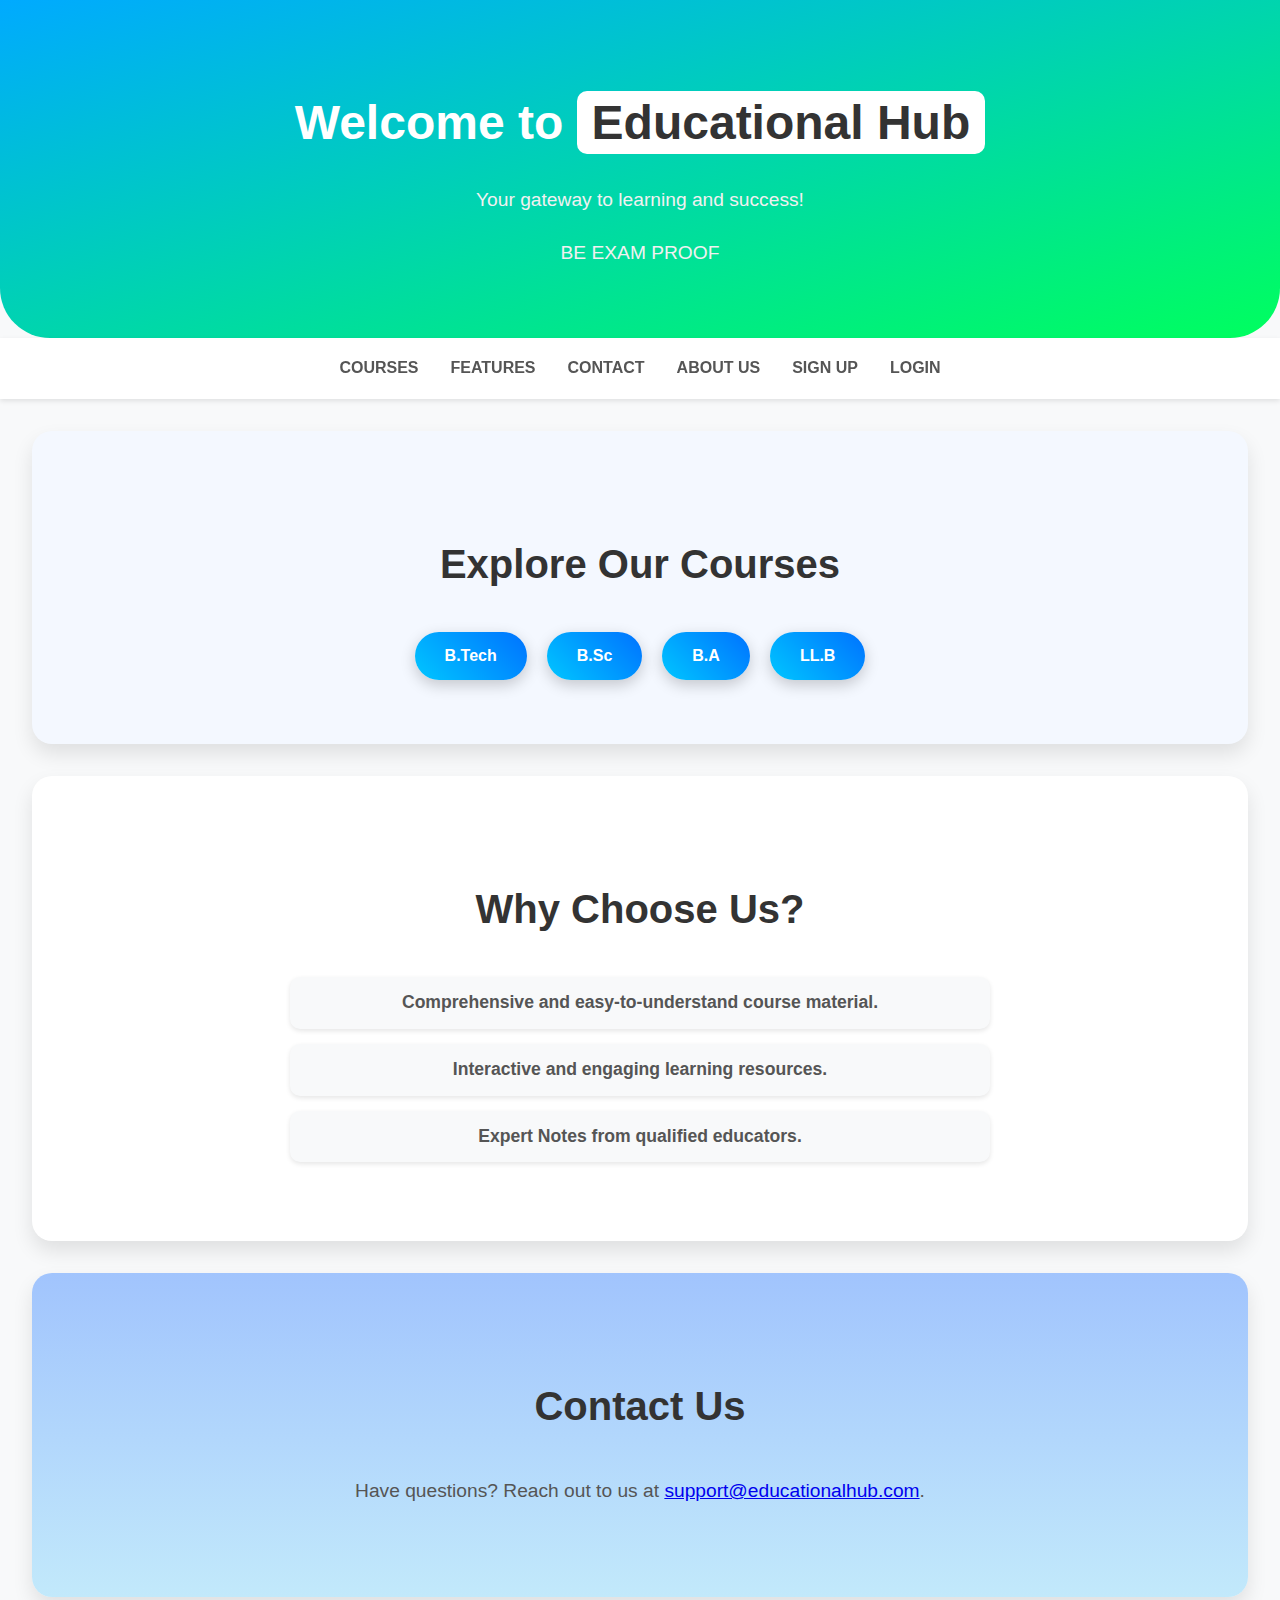
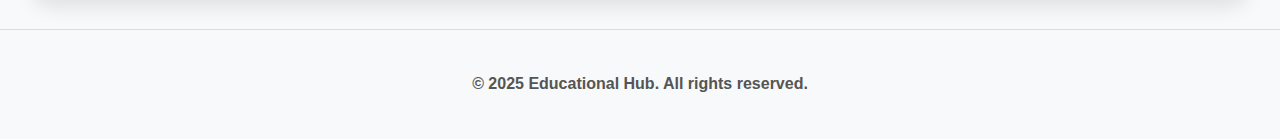
<file: index.html>
<!DOCTYPE html>
<html lang="en">
<head>
  <meta charset="UTF-8">
  <meta name="viewport" content="width=device-width, initial-scale=1.0">
  <title>Educational Hub</title>
  <link rel="stylesheet" href="styles.css">
  <script src="scripts.js"></script>
</head>
<body>
  <header class="header">
    <h1>Welcome to <span>Educational Hub</span></h1>
    <p>Your gateway to learning and success!</p>
    <p>BE EXAM PROOF</p>
  </header>

  <nav class="navbar">
    <ul>
      <li><a href="#courses">Courses</a></li>
      <li><a href="#features">Features</a></li>
      <li><a href="#contact">Contact</a></li>
      <li><a href="#about">About Us</a></li>
      <li><a href="Signup/signup.html">Sign Up</a></li>
      <li><a href="Login/login.html">Login</a></li>
    </ul>
  </nav>

  <main>
    <section id="courses" class="courses">
      <h2>Explore Our Courses</h2>
      <div class="course-buttons">
        <button onclick="location.href='Home/B.Tech/btech.html'">B.Tech</button>
        <button onclick="location.href='Home/B.SC/bsc.html'">B.Sc</button>
        <button onclick="location.href='Home/B.A/ba.html'">B.A</button>
        <button onclick="location.href='Home/LLB/llb.html'">LL.B</button>
</div>
    </section>

    <section id="features" class="features">
      <h2>Why Choose Us?</h2>
      <ul>
        <li>Comprehensive and easy-to-understand course material.</li>
        <li>Interactive and engaging learning resources.</li>
        <li>Expert Notes from qualified educators.</li>
      </ul>
    </section>

    <section id="contact" class="contact">
      <h2>Contact Us</h2>
      <p>Have questions? Reach out to us at <a href="mailto:garvpandya3@.com">support@educationalhub.com</a>.</p>
    </section>
  </main>

  <footer class="footer">
    <p>© 2025 Educational Hub. All rights reserved.</p>
  </footer>
</body>
</html>
</file>
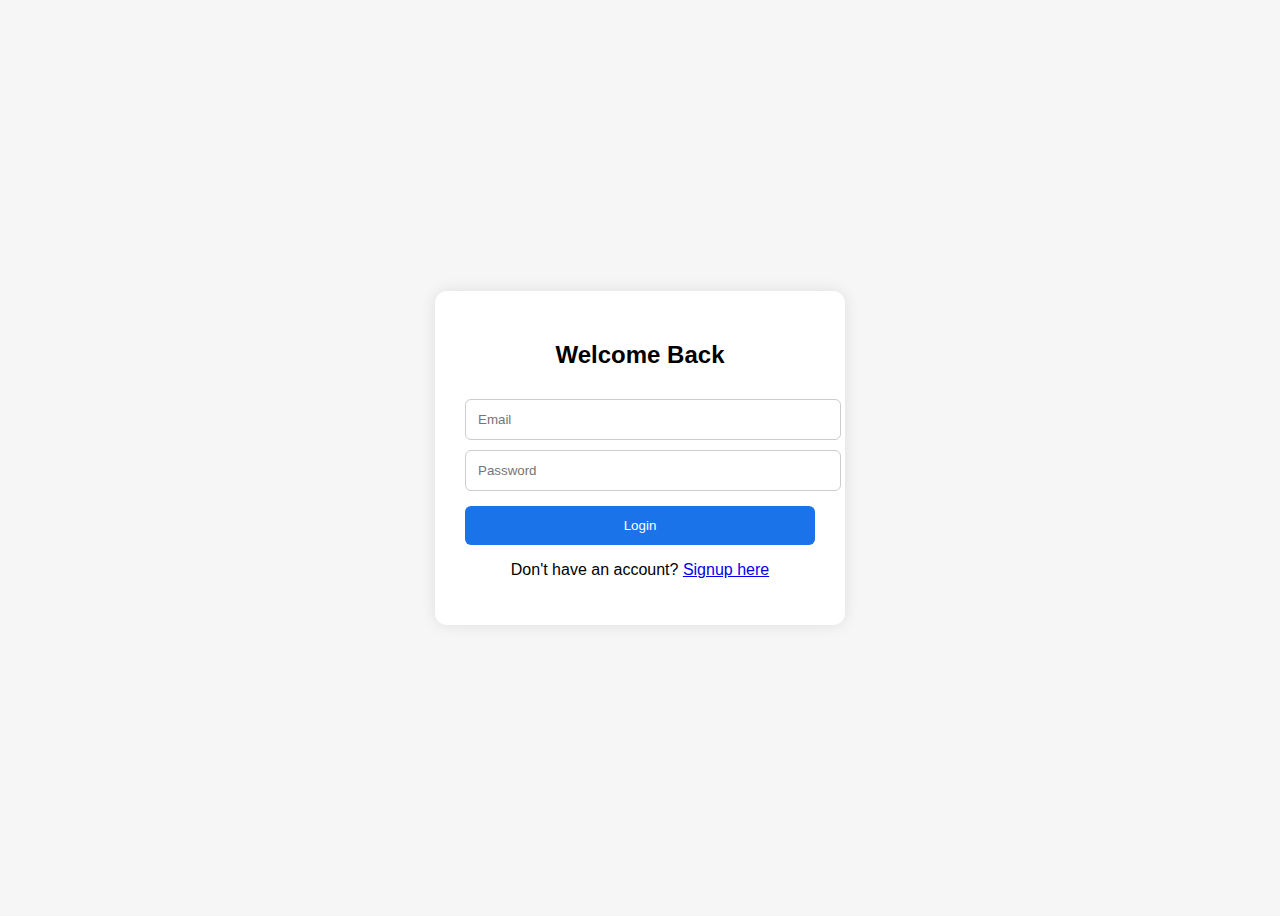
<file: Login/login.html>
<!DOCTYPE html>
<html lang="en">
<head>
  <meta charset="UTF-8" />
  <meta name="viewport" content="width=device-width, initial-scale=1.0"/>
  <title>Login Page</title>
  <link rel="stylesheet" href="login.css" />
  <script src="login.js"></script>
</head>
<body>

  <div class="login-container">
    <h2>Welcome Back</h2>
    <form action="/login" method="POST">
      <input type="email" placeholder="Email" name="email" required />
      <input type="password" placeholder="Password" name="password" required />
      <button type="submit">Login</button>
    </form>
    <p>Don't have an account? <a href="/Signup/signup.html">Signup here</a></p>
  </div>

</body>
</html>
</file>
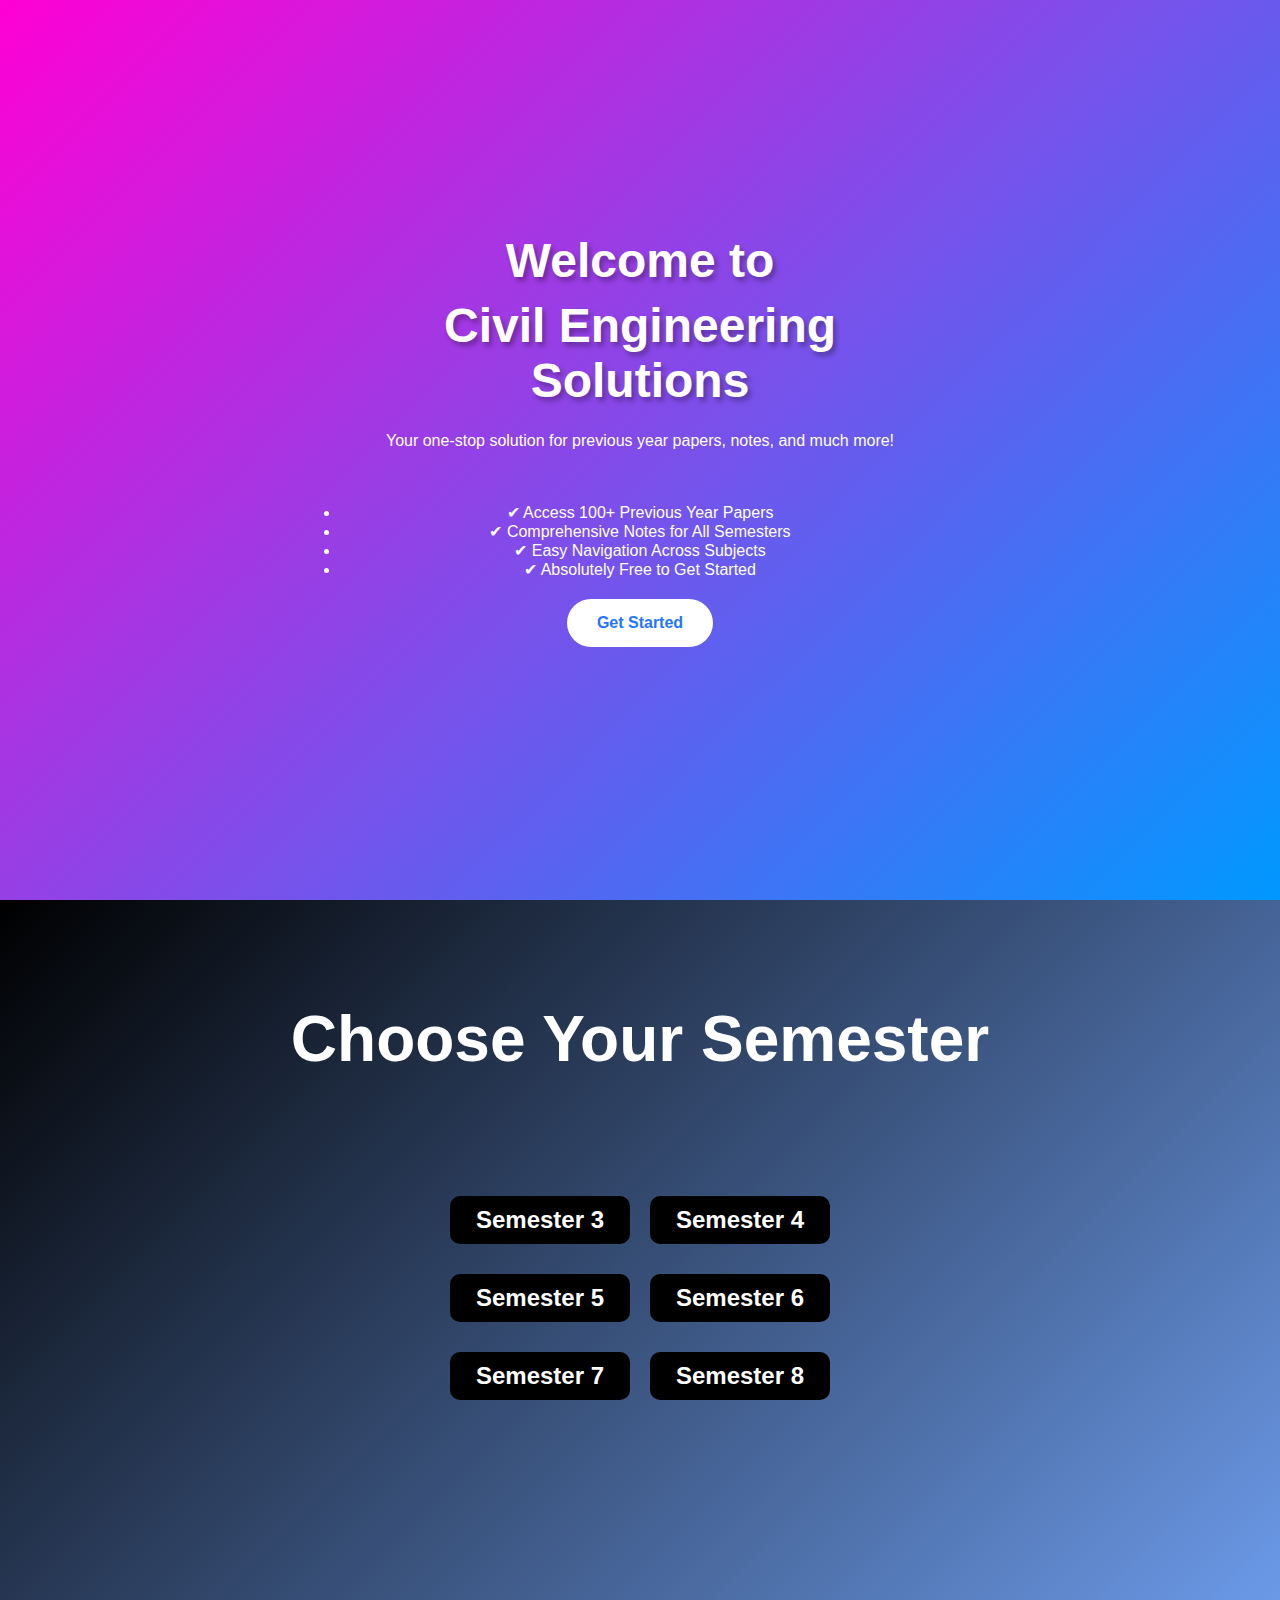
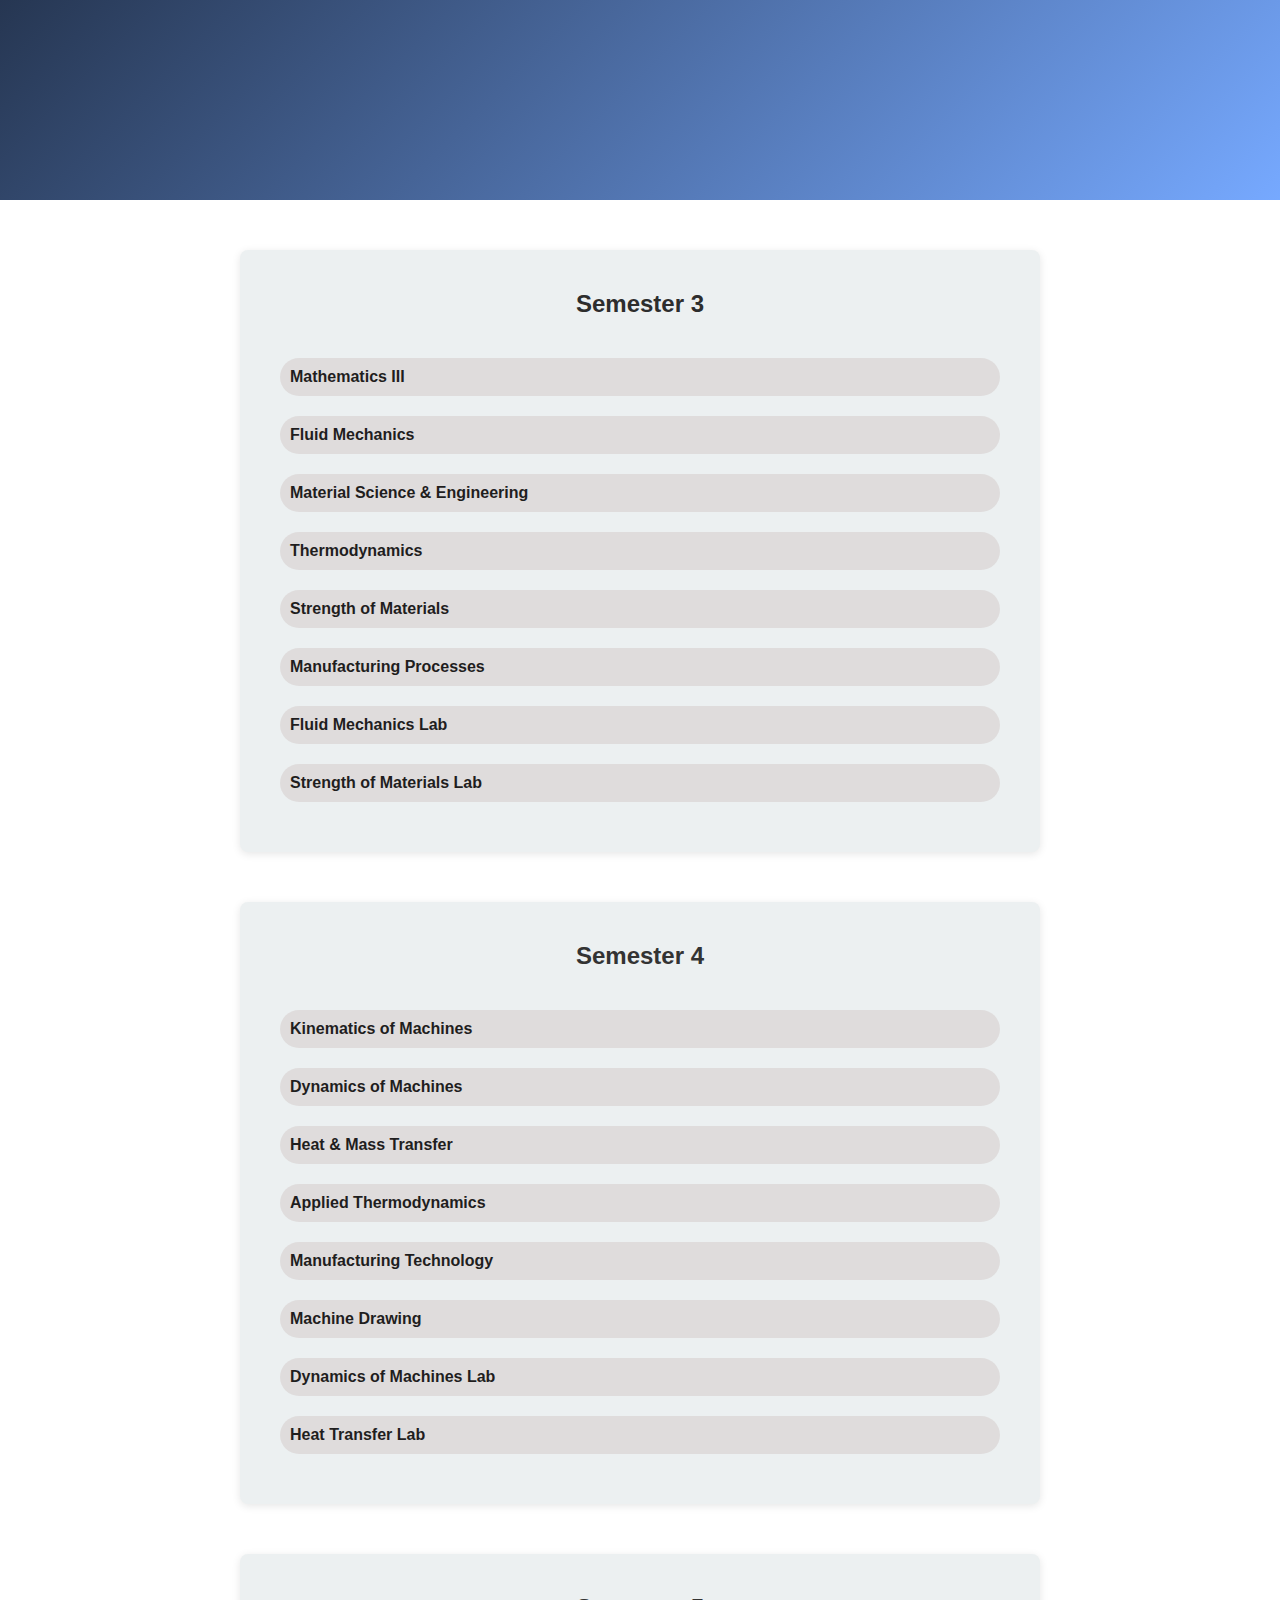
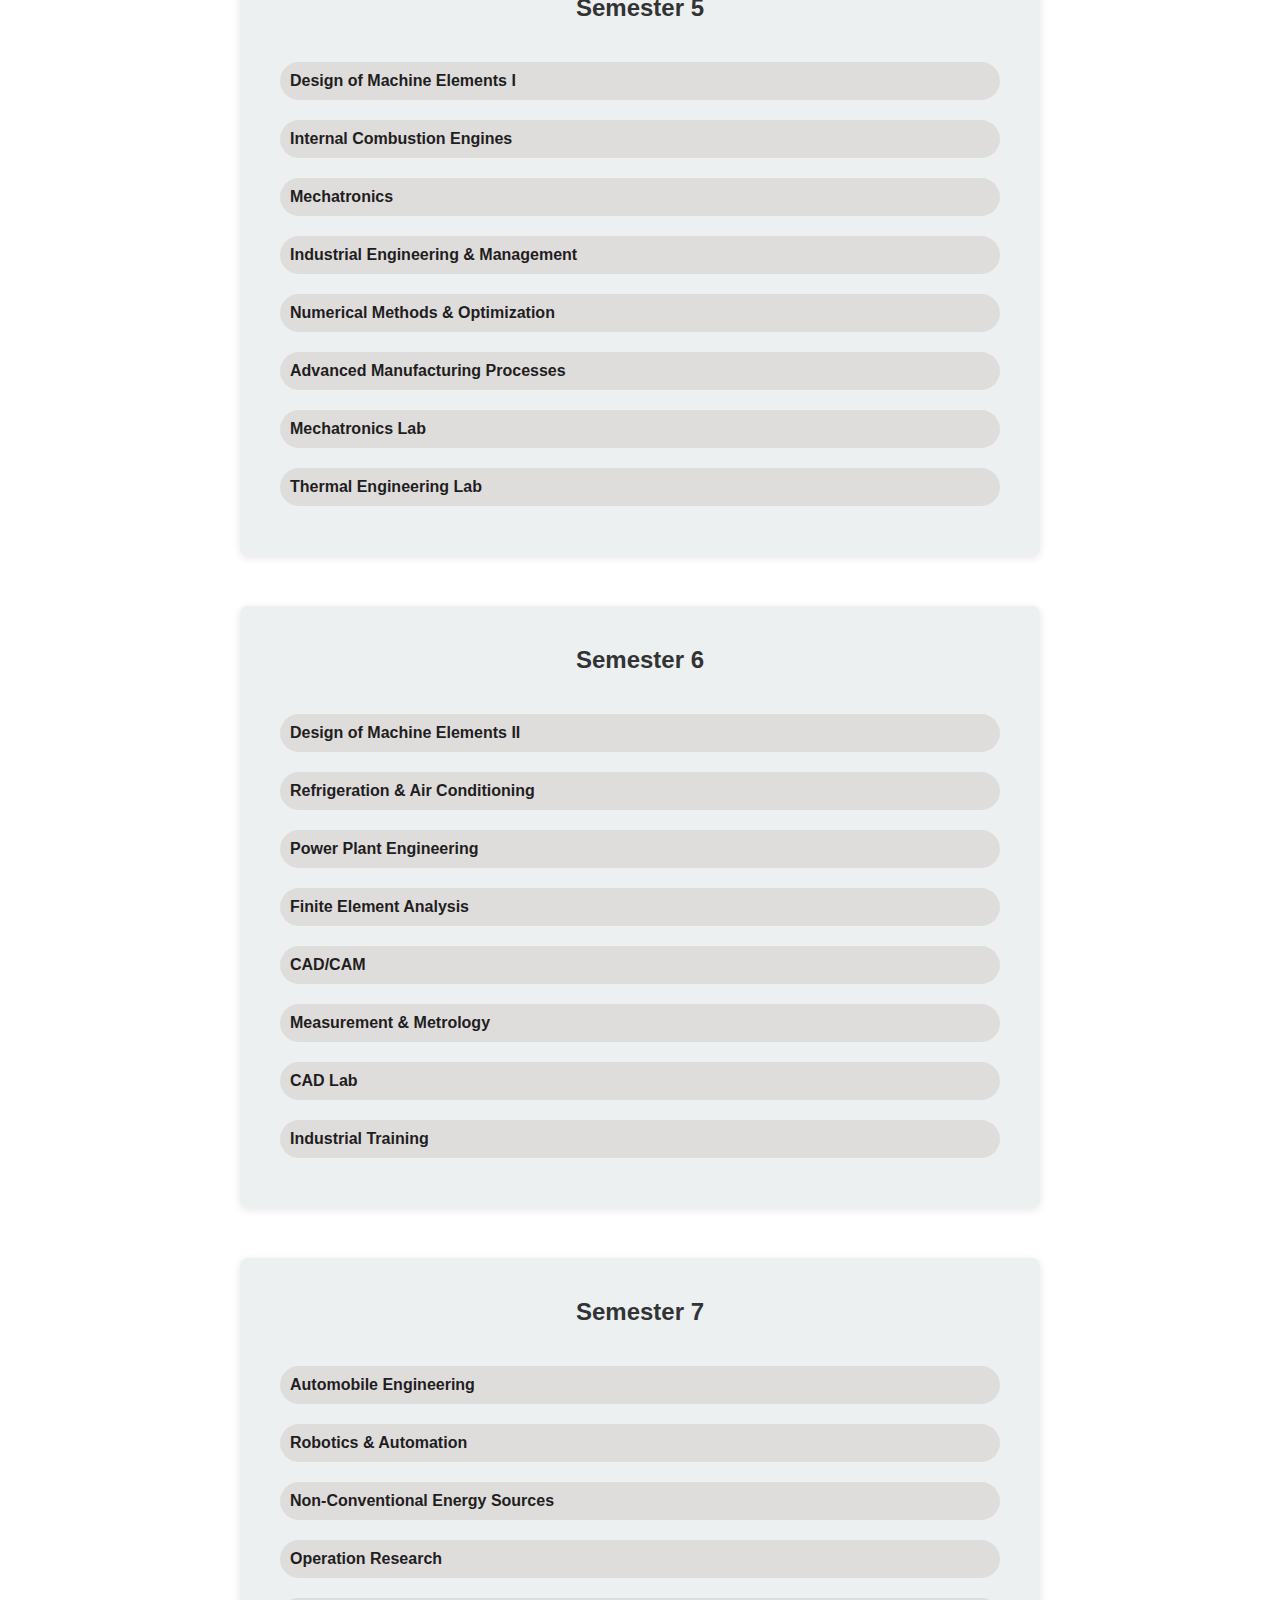
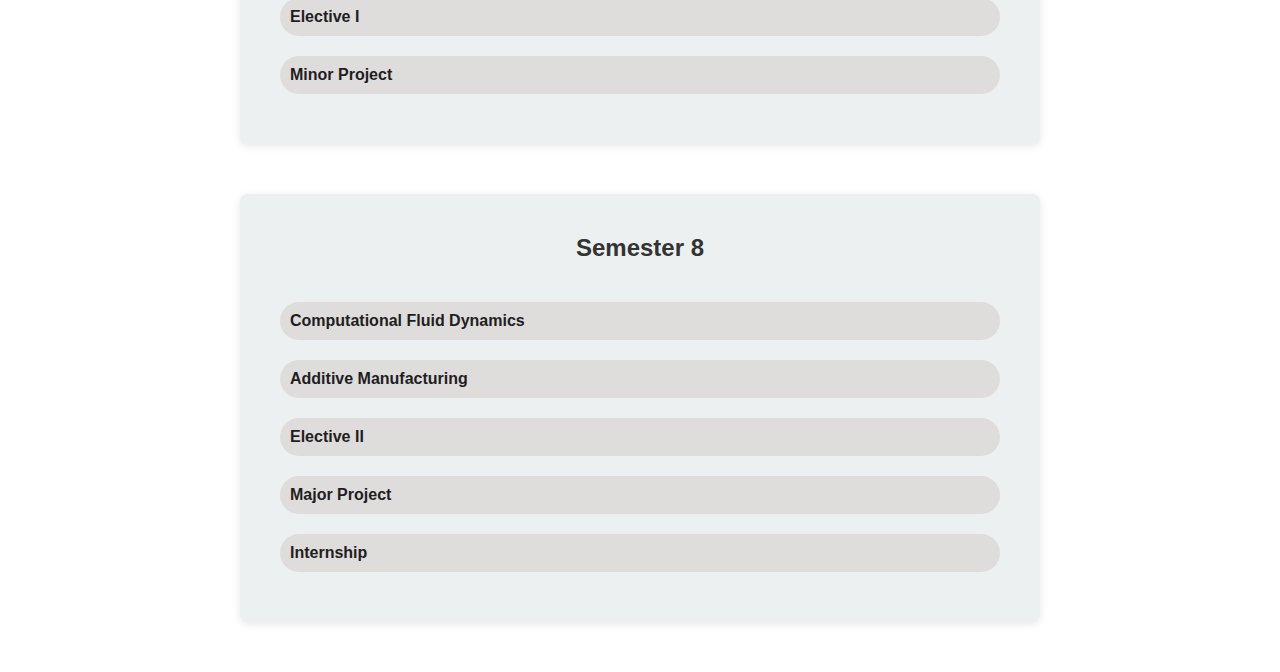
<file: Home/B.Tech/CE/ce.html>
<!DOCTYPE html>
<html lang="en">
<head>
    <meta charset="UTF-8">
    <meta name="viewport" content="width=device-width, initial-scale=1.0">
    <title>Civil Engineering Solutions</title>
    <link rel="stylesheet" href="ce.css">
    <script src="ce.js" defer></script>
</head>
<body>
    <!-- Intro Section -->

    <section id="intro">
    <div class="content">
        <!-- Search Bar -->
        <!--
        <div class="search-bar">
            <input type="text" placeholder="Search papers, notes, or subjects..." />
            <button></button>
        </div>
        -->
<!-- Main Heading -->
        <h1>Welcome to</h1>
        <h1>Civil Engineering Solutions</h1>
        
        <!-- Tagline -->
        <p>Your one-stop solution for previous year papers, notes, and much more!</p>

        <!-- Key Features (Bullet Points) -->
        <ul class="features-list">
            <li>✔ Access 100+ Previous Year Papers</li>
            <li>✔ Comprehensive Notes for All Semesters</li>
            <li>✔ Easy Navigation Across Subjects</li>
            <li>✔ Absolutely Free to Get Started</li>
        </ul>

        <!-- Call-to-Action Button -->
        <button onclick="scrollToSection('semesters')">Get Started</button>
    </div>
</section>

    <!-- Scroll to Top Button -->
    <a href="#" id="scrollToTop" class="scroll-arrow">⬆</a>

    <!-- Semesters Section -->
    <section id="semesters">    
        <h2>Choose Your Semester</h2>  
        <div class="semester-buttons-container"></div>  
        <div class="semester-buttons">    
            <div class="column">
                <button onclick="scrollToSection('semester3')">Semester 3</button>
                <button onclick="scrollToSection('semester5')">Semester 5</button>
                <button onclick="scrollToSection('semester7')">Semester 7</button>
    
            </div>
            <div class="column">
                <button onclick="scrollToSection('semester4')">Semester 4</button>
                <button onclick="scrollToSection('semester6')">Semester 6</button>
                <button onclick="scrollToSection('semester8')">Semester 8</button>
            </div>
        </div>
    </div> 
    </section>

    <!-- Semester Sections -->
    <section id="semester3">
        <h2>Semester 3</h2>
        <ul>
            <button class="accordion">Mathematics III</button>
            <div class="panel">
                <ul>
                    <li><a href="/path/to/mathematics3.pdf" download>Download Mathematics III</a></li>
                </ul>
            </div>
            <button class="accordion">Fluid Mechanics</button>
            <div class="panel">
                <ul>
                    <li><a href="/path/to/fluid_mechanics.pdf" download>Download Fluid Mechanics</a></li>
                </ul>
            </div>
            <button class="accordion">Material Science & Engineering</button>
            <div class="panel">
                <ul>
                    <li><a href="/path/to/material_science.pdf" download>Download Material Science & Engineering</a></li>
                </ul>
            </div>
            <button class="accordion">Thermodynamics</button>
            <div class="panel">
                <ul>
                    <li><a href="/path/to/thermodynamics.pdf" download>Download Thermodynamics</a></li>
                </ul>
            </div>
            <button class="accordion">Strength of Materials</button>
            <div class="panel">
                <ul>
                    <li><a href="/path/to/strength_of_materials.pdf" download>Download Strength of Materials</a></li>
                </ul>
            </div>
            <button class="accordion">Manufacturing Processes</button>
            <div class="panel">
                <ul>
                    <li><a href="/path/to/manufacturing_processes.pdf" download>Download Manufacturing Processes</a></li>
                </ul>
            </div>
            <button class="accordion">Fluid Mechanics Lab</button>
            <div class="panel">
                <ul>
                    <li><a href="/path/to/fluid_mechanics_lab.pdf" download>Download Fluid Mechanics Lab</a></li>
                </ul>
            </div>
            <button class="accordion">Strength of Materials Lab</button>
            <div class="panel">
                <ul>
                    <li><a href="/path/to/strength_of_materials_lab.pdf" download>Download Strength of Materials Lab</a></li>
                </ul>
            </div>
        </ul>
    </section>
    
    <section id="semester4">
        <h2>Semester 4</h2>
        <ul>
            <button class="accordion">Kinematics of Machines</button>
            <div class="panel">
                <ul>
                    <li><a href="/path/to/kinematics_of_machines.pdf" download>Download Kinematics of Machines</a></li>
                </ul>
            </div>
            <button class="accordion">Dynamics of Machines</button>
            <div class="panel">
                <ul>
                    <li><a href="/path/to/dynamics_of_machines.pdf" download>Download Dynamics of Machines</a></li>
                </ul>
            </div>
            <button class="accordion">Heat & Mass Transfer</button>
            <div class="panel">
                <ul>
                    <li><a href="/path/to/heat_mass_transfer.pdf" download>Download Heat & Mass Transfer</a></li>
                </ul>
            </div>
            <button class="accordion">Applied Thermodynamics</button>
            <div class="panel">
                <ul>
                    <li><a href="/path/to/applied_thermodynamics.pdf" download>Download Applied Thermodynamics</a></li>
                </ul>
            </div>
            <button class="accordion">Manufacturing Technology</button>
            <div class="panel">
                <ul>
                    <li><a href="/path/to/manufacturing_technology.pdf" download>Download Manufacturing Technology</a></li>
                </ul>
            </div>
            <button class="accordion">Machine Drawing</button>
            <div class="panel">
                <ul>
                    <li><a href="/path/to/machine_drawing.pdf" download>Download Machine Drawing</a></li>
                </ul>
            </div>
            <button class="accordion">Dynamics of Machines Lab</button>
            <div class="panel">
                <ul>
                    <li><a href="/path/to/dynamics_of_machines_lab.pdf" download>Download Dynamics of Machines Lab</a></li>
                </ul>
            </div>
            <button class="accordion">Heat Transfer Lab</button>
            <div class="panel">
                <ul>
                    <li><a href="/path/to/heat_transfer_lab.pdf" download>Download Heat Transfer Lab</a></li>
                </ul>
            </div>
        </ul>
    </section>
    
    <section id="semester5">
        <h2>Semester 5</h2>
        <ul>
            <button class="accordion">Design of Machine Elements I</button>
            <div class="panel">
                <ul>
                    <li><a href="/path/to/design_of_machine_elements1.pdf" download>Download Design of Machine Elements I</a></li>
                </ul>
            </div>
            <button class="accordion">Internal Combustion Engines</button>
            <div class="panel">
                <ul>
                    <li><a href="/path/to/internal_combustion_engines.pdf" download>Download Internal Combustion Engines</a></li>
                </ul>
            </div>
            <button class="accordion">Mechatronics</button>
            <div class="panel">
                <ul>
                    <li><a href="/path/to/mechatronics.pdf" download>Download Mechatronics</a></li>
                </ul>
            </div>
            <button class="accordion">Industrial Engineering & Management</button>
            <div class="panel">
                <ul></ul>
                    <li><a href="/path/to/industrial_engineering_management.pdf" download>Download Industrial Engineering & Management</a></li>
                </ul>
            </div>
            <button class="accordion">Numerical Methods & Optimization</button>
            <div class="panel">
                <ul>
                    <li><a href="/path/to/numerical_methods_optimization.pdf" download>Download Numerical Methods & Optimization</a></li>
                </ul>
            </div>
            <button class="accordion">Advanced Manufacturing Processes</button>
            <div class="panel">
                <ul></ul>
                    <li><a href="/path/to/advanced_manufacturing_processes.pdf" download>Download Advanced Manufacturing Processes</a></li>
                </ul>
            </div>
            <button class="accordion">Mechatronics Lab</button>
            <div class="panel">
                <ul>
                    <li><a href="/path/to/mechatronics_lab.pdf" download>Download Mechatronics Lab</a></li>
                </ul>
            </div>
            <button class="accordion">Thermal Engineering Lab</button>
            <div class="panel">
                <ul>
                    <li><a href="/path/to/thermal_engineering_lab.pdf" download>Download Thermal Engineering Lab</a></li>
                </ul>
            </div>
        </ul>
    </section>

    <section id="semester6">
        <h2>Semester 6</h2>
        <ul>
            <button class="accordion">Design of Machine Elements II</button>
            <div class="panel">
                <ul>
                    <li><a href="/path/to/design_of_machine_elements2.pdf" download>Download Design of Machine Elements II</a></li>
                </ul>
            </div>
            <button class="accordion">Refrigeration & Air Conditioning</button>
            <div class="panel">
                <ul>
                    <li><a href="/path/to/refrigeration_air_conditioning.pdf" download>Download Refrigeration & Air Conditioning</a></li>
                </ul>
            </div>
            <button class="accordion">Power Plant Engineering</button>
            <div class="panel">
                <ul>
                    <li><a href="/path/to/power_plant_engineering.pdf" download>Download Power Plant Engineering</a></li>
                </ul>
            </div>
            <button class="accordion">Finite Element Analysis</button>
            <div class="panel">
                <ul>
                    <li><a href="/path/to/finite_element_analysis.pdf" download>Download Finite Element Analysis</a></li>
                </ul>
            </div>
            <button class="accordion">CAD/CAM</button>
            <div class="panel">
                <ul>
                    <li><a href="/path/to/cad_cam.pdf" download>Download CAD/CAM</a></li>
                </ul>
            </div>
            <button class="accordion">Measurement & Metrology</button>
            <div class="panel">
                <ul>
                    <li><a href="/path/to/measurement_metrology.pdf" download>Download Measurement & Metrology</a></li>
                </ul>
            </div>
            <button class="accordion">CAD Lab</button>
            <div class="panel">
                <ul>
                    <li><a href="/path/to/cad_lab.pdf" download>Download CAD Lab</a></li>
                </ul>
            </div>
            <button class="accordion">Industrial Training</button>
            <div class="panel">
                <ul>
                    <li><a href="/path/to/industrial_training.pdf" download>Download Industrial Training</a></li>
                </ul>
            </div>
        </ul>
    </section>
    
    <section id="semester7">
        <h2>Semester 7</h2>
    
        <button class="accordion">Automobile Engineering</button>
        <div class="panel">
            <ul>
                <li><a href="/path/to/automobile_engineering.pdf" download>Download Automobile Engineering</a></li>
            </ul>
        </div>
    
        <button class="accordion">Robotics & Automation</button>
        <div class="panel">
            <ul>
                <li><a href="/path/to/robotics_automation.pdf" download>Download Robotics & Automation</a></li>
            </ul>
        </div>
    
        <button class="accordion">Non-Conventional Energy Sources</button>
        <div class="panel">
            <ul>
                <li><a href="/path/to/non_conventional_energy_sources.pdf" download>Download Non-Conventional Energy Sources</a></li>
            </ul>
        </div>
    
        <button class="accordion">Operation Research</button>
        <div class="panel">
            <ul>
                <li><a href="/path/to/operation_research.pdf" download>Download Operation Research</a></li>
            </ul>
        </div>
    
        <button class="accordion">Elective I</button>
        <div class="panel">
            <ul>
                <li><a href="/path/to/elective1.pdf" download>Download Elective I</a></li>
            </ul>
        </div>
    
        <button class="accordion">Minor Project</button>
        <div class="panel">
            <ul>
                <li><a href="/path/to/minor_project.pdf" download>Download Minor Project</a></li>
            </ul>
        </div>
    </section>
    
    
    <section id="semester8">
        <h2>Semester 8</h2>
        <ul>
            <button class="accordion">Computational Fluid Dynamics</button>
            <div class="panel">
                <ul>
                    <li><a href="/path/to/computational_fluid_dynamics.pdf" download>Download Computational Fluid Dynamics</a></li>
                </ul>
            </div>
            <button class="accordion">Additive Manufacturing</button>
            <div class="panel">
                <ul>
                    <li><a href="/path/to/additive_manufacturing.pdf" download>Download Additive Manufacturing</a></li>
                </ul>
            </div>
            <button class="accordion">Elective II</button>
            <div class="panel">
                <ul>
                    <li><a href="/path/to/elective2.pdf" download>Download Elective II</a></li>
                </ul>
            </div>
            <button class="accordion">Major Project</button>
            <div class="panel">
                <ul>
                    <li><a href="/path/to/major_project.pdf" download>Download Major Project</a></li>
                </ul>
            </div>
            <button class="accordion">Internship</button>
            <div class="panel">
                <ul>
                    <li><a href="/path/to/internship.pdf" download>Download Internship</a></li>
                </ul>
            </div>
        </ul>
    </section>

    <script>
        // Smooth Scroll Function
        function scrollToSection(sectionId) {
            const section = document.getElementById(sectionId);
            section.scrollIntoView({ behavior: 'smooth' });
        }
    </script>
</body>
</html>
</file>
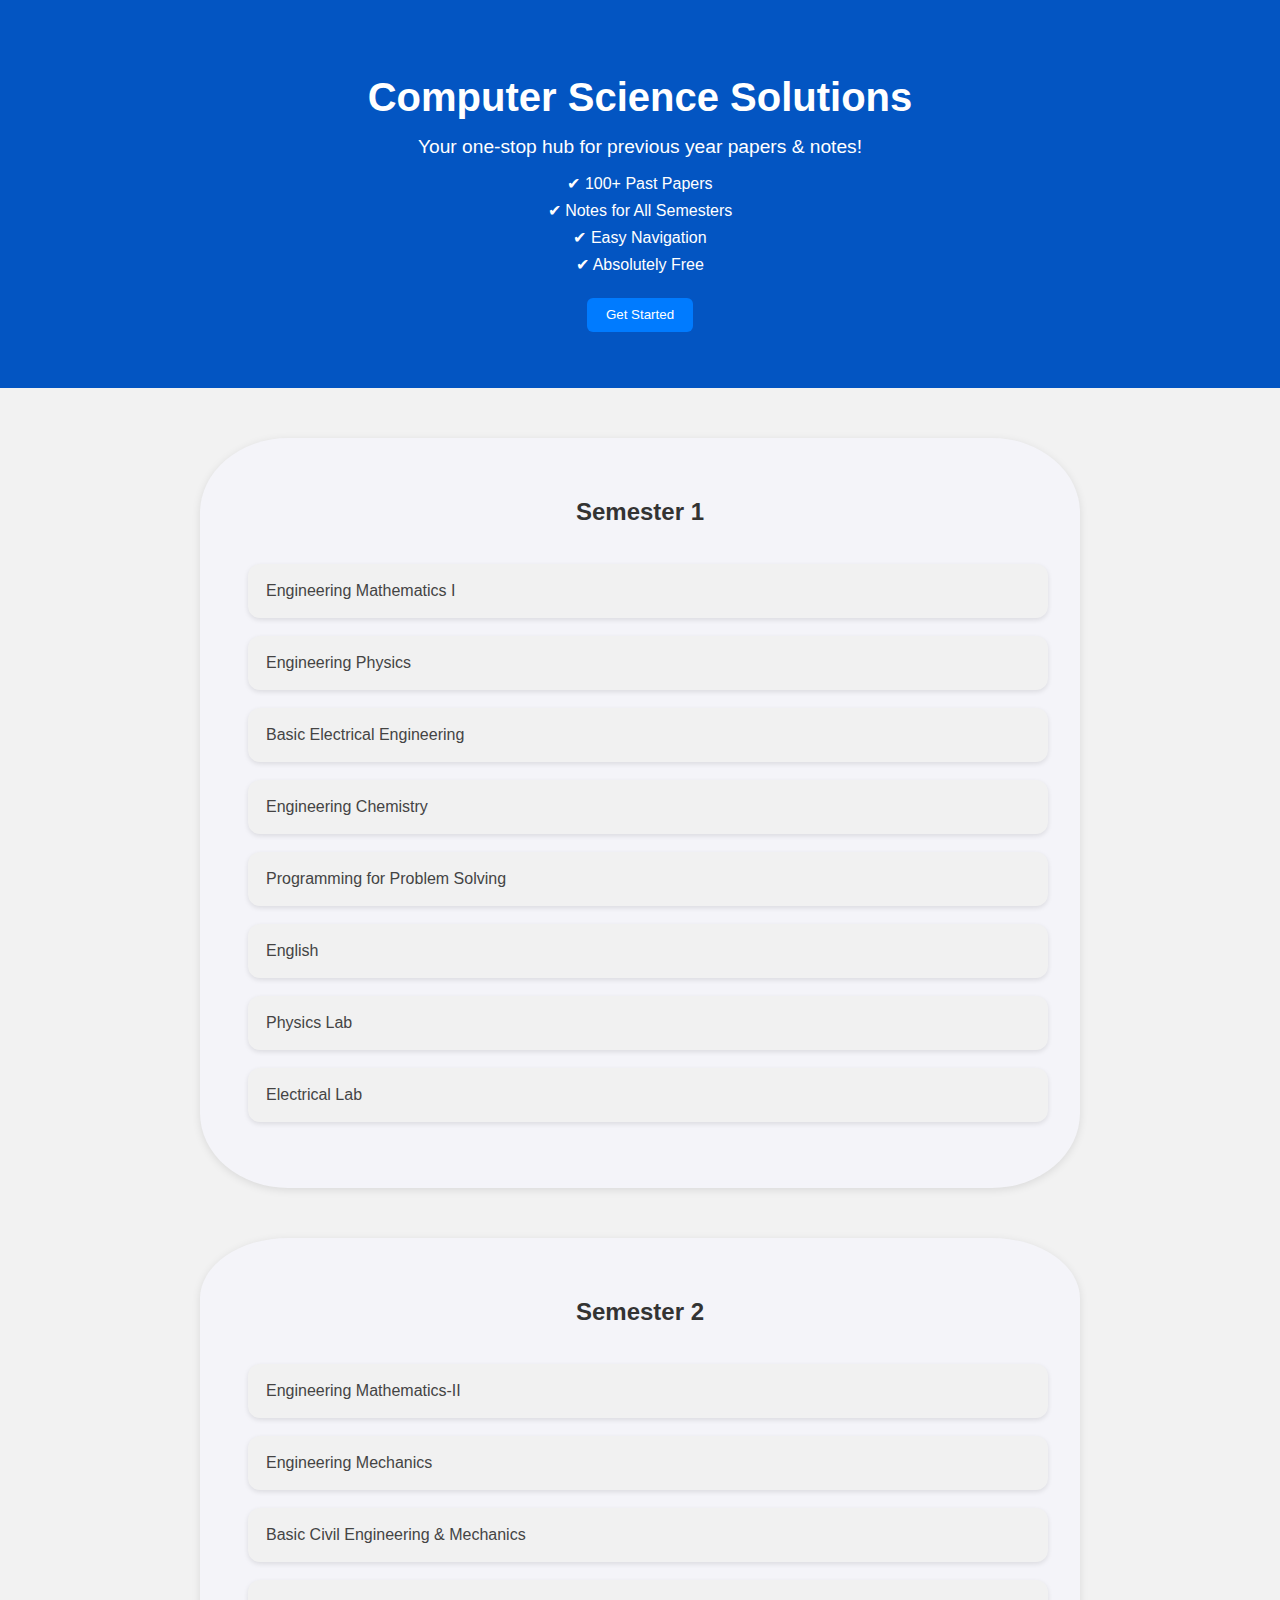
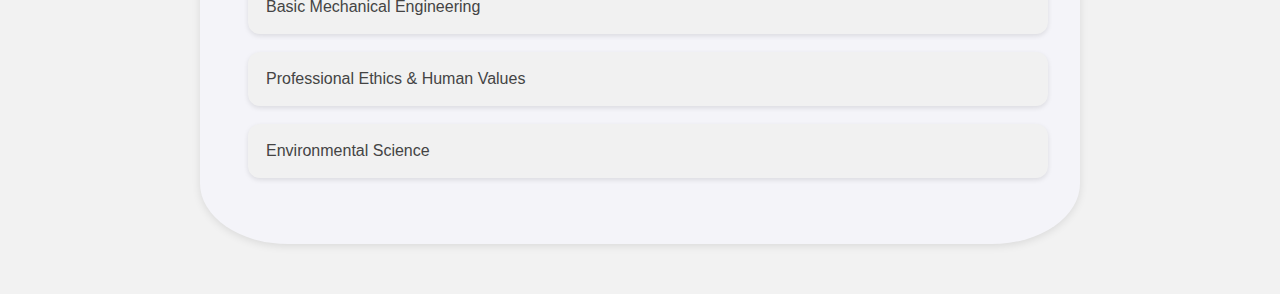
<file: Home/B.Tech/CTO/cto.html>
<!DOCTYPE html>
<html lang="en">
<head>
  <meta charset="UTF-8" />
  <meta name="viewport" content="width=device-width, initial-scale=1.0"/>
  <title>CS Engineering Solutions</title>
  <link rel="stylesheet" href="cto.css" />
  <script src="cto.js"></script>
</head>
<body>

  <!-- Intro Section -->
  <section id="intro">
    <div class="content">
      <h1>Computer Science Solutions</h1>
      <p>Your one-stop hub for previous year papers & notes!</p>
      <ul class="features">
        <li>✔ 100+ Past Papers</li>
        <li>✔ Notes for All Semesters</li>
        <li>✔ Easy Navigation</li>
        <li>✔ Absolutely Free</li>
      </ul>
      <button onclick="scrollToSection('semester1')">Get Started</button>
    </div>
  </section>

  <!-- Scroll to Top -->
  <a href="#" id="scrollToTop">⬆</a>

  <!-- Semester 1 -->
 <!-- Semester Sections -->
<section id="semester1">
    <h2>Semester 1</h2>
    <ul>
        <button class="accordion">Engineering Mathematics I</button>
        <div class="panel">
            <ul>
                <li><a href="/path/to/engineering_math1.pdf" download>Download Engineering Mathematics I</a></li>
            </ul>
        </div>

        <button class="accordion">Engineering Physics</button>
        <div class="panel">
            <ul>
                <li><a href="/path/to/engineering_physics.pdf" download>Download Engineering Physics</a></li>
            </ul>
        </div>

        <button class="accordion">Basic Electrical Engineering</button>
        <div class="panel">
            <ul>
                <li><a href="/path/to/basic_electrical_engineering.pdf" download>Download Basic Electrical Engineering</a></li>
            </ul>
        </div>

        <button class="accordion">Engineering Chemistry</button>
        <div class="panel">
            <ul>
                <li><a href="/path/to/engineering_chemistry.pdf" download>Download Engineering Chemistry</a></li>
            </ul>
        </div>

        <button class="accordion">Programming for Problem Solving</button>
        <div class="panel">
            <ul>
                <li><a href="/path/to/programming.pdf" download>Download Programming for Problem Solving</a></li>
            </ul>
        </div>

        <button class="accordion">English</button>
        <div class="panel">
            <ul>
                <li><a href="/path/to/english.pdf" download>Download English</a></li>
            </ul>
        </div>

        <button class="accordion">Physics Lab</button>
        <div class="panel">
            <ul>
                <li><a href="/path/to/physics_lab.pdf" download>Download Physics Lab</a></li>
            </ul>
        </div>

        <button class="accordion">Electrical Lab</button>
        <div class="panel">
            <ul>
                <li><a href="/path/to/electrical_lab.pdf" download>Download Electrical Lab</a></li>
            </ul>
        </div>
    </ul>
</section>
<!-- Semester 2 -->
<section id="semester2">
    <h2>Semester 2</h2>
    <ul>
        <button class="accordion">Engineering Mathematics-II</button>
        <div class="panel">
            <ul>
                <li><a href="/path/to/engineering_math2.pdf" download>Download Engineering Mathematics-II</a></li>
            </ul>
        </div>

        <button class="accordion">Engineering Mechanics</button>
        <div class="panel">
            <ul>
                <li><a href="/path/to/engineering_mechanics.pdf" download>Download Engineering Mechanics</a></li>
            </ul>
        </div>

        <button class="accordion">Basic Civil Engineering & Mechanics</button>
        <div class="panel">
            <ul>
                <li><a href="/path/to/basic_civil_mechanics.pdf" download>Download Basic Civil Engineering & Mechanics</a></li>
            </ul>
        </div>

        <button class="accordion">Basic Mechanical Engineering</button>
        <div class="panel">
            <ul>
                <li><a href="/path/to/basic_mechanical.pdf" download>Download Basic Mechanical Engineering</a></li>
            </ul>
        </div>

        <button class="accordion">Professional Ethics & Human Values</button>
        <div class="panel">
            <ul>
                <li><a href="/path/to/ethics_values.pdf" download>Download Professional Ethics & Human Values</a></li>
            </ul>
        </div>

        <button class="accordion">Environmental Science</button>
        <div class="panel">
            <ul>
                <li><a href="/path/to/environmental_science.pdf" download>Download Environmental Science</a></li>
            </ul>
        </div>
    </ul>
</section>


  <script>
    // Smooth Scroll Function
    function scrollToSection(sectionId) {
        const section = document.getElementById(sectionId);
        section.scrollIntoView({ behavior: 'smooth' });
    }
  </script>
</body>
</html>
</file>
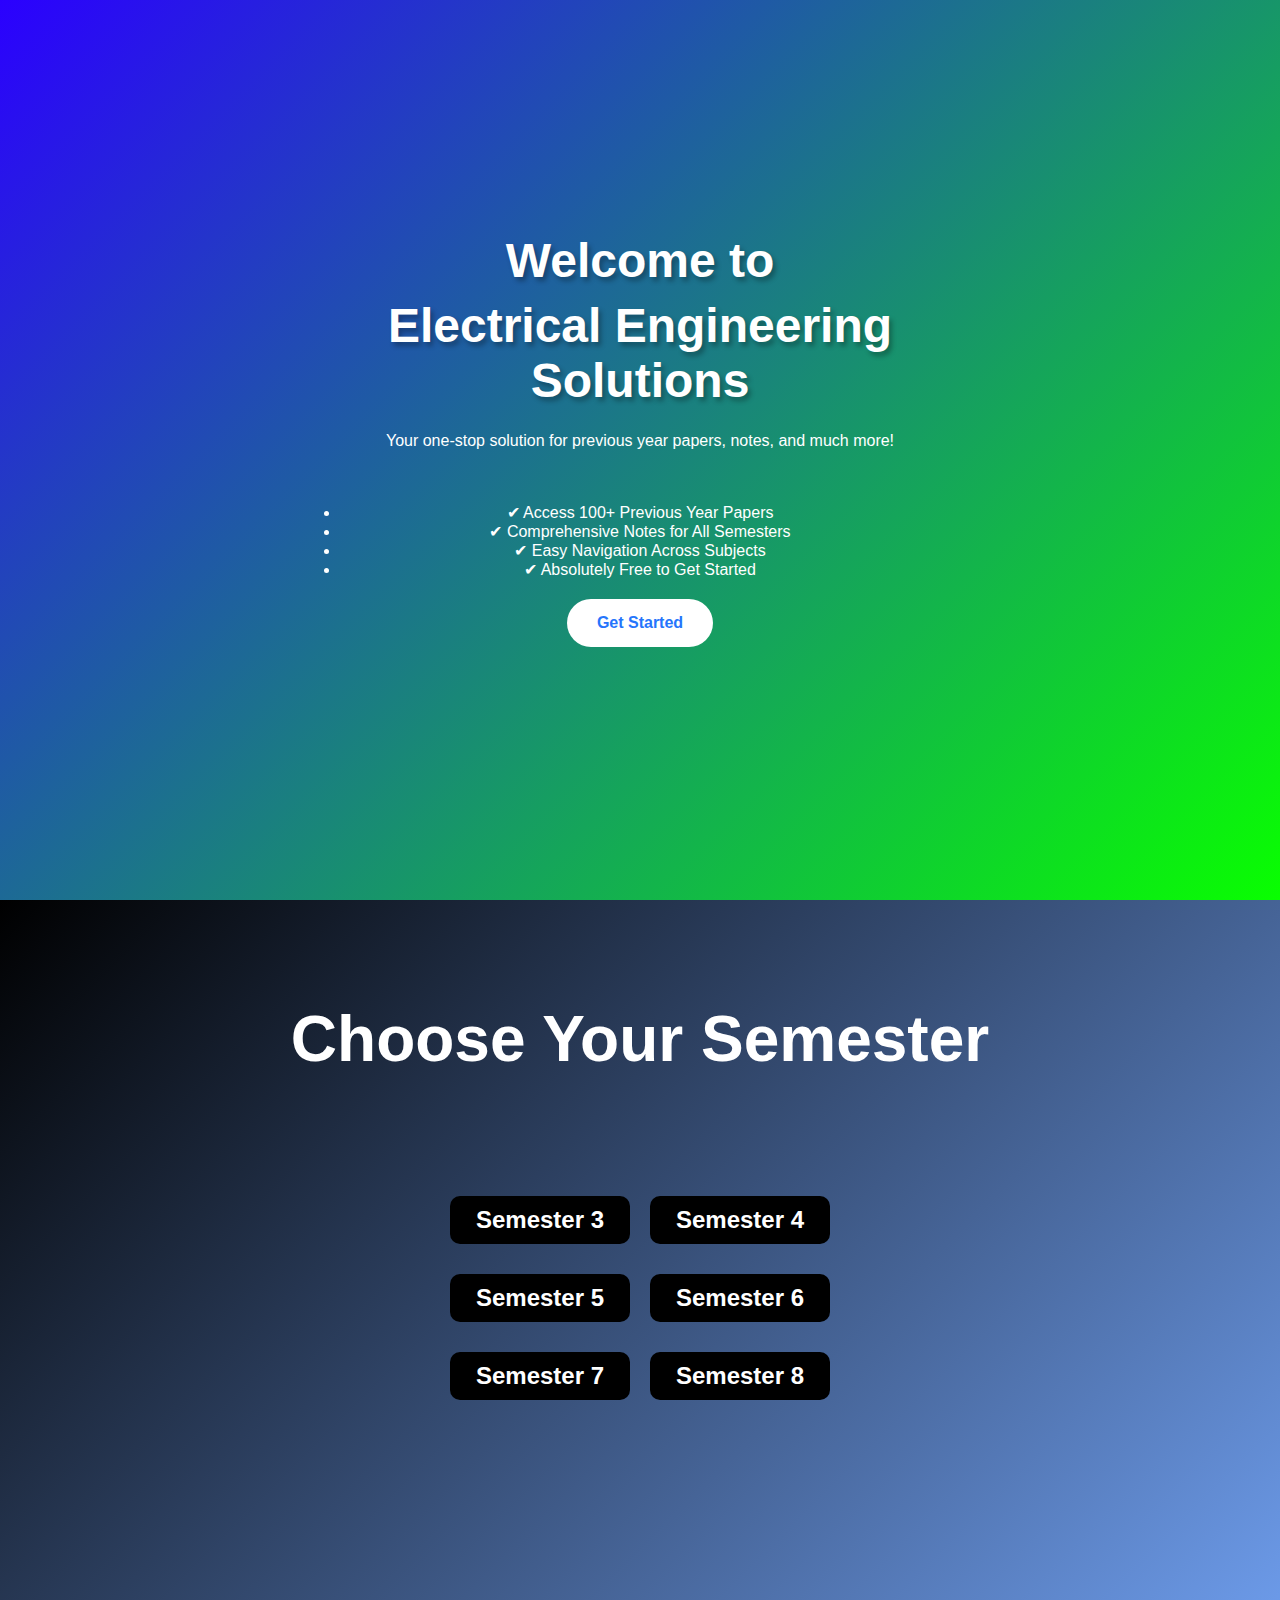
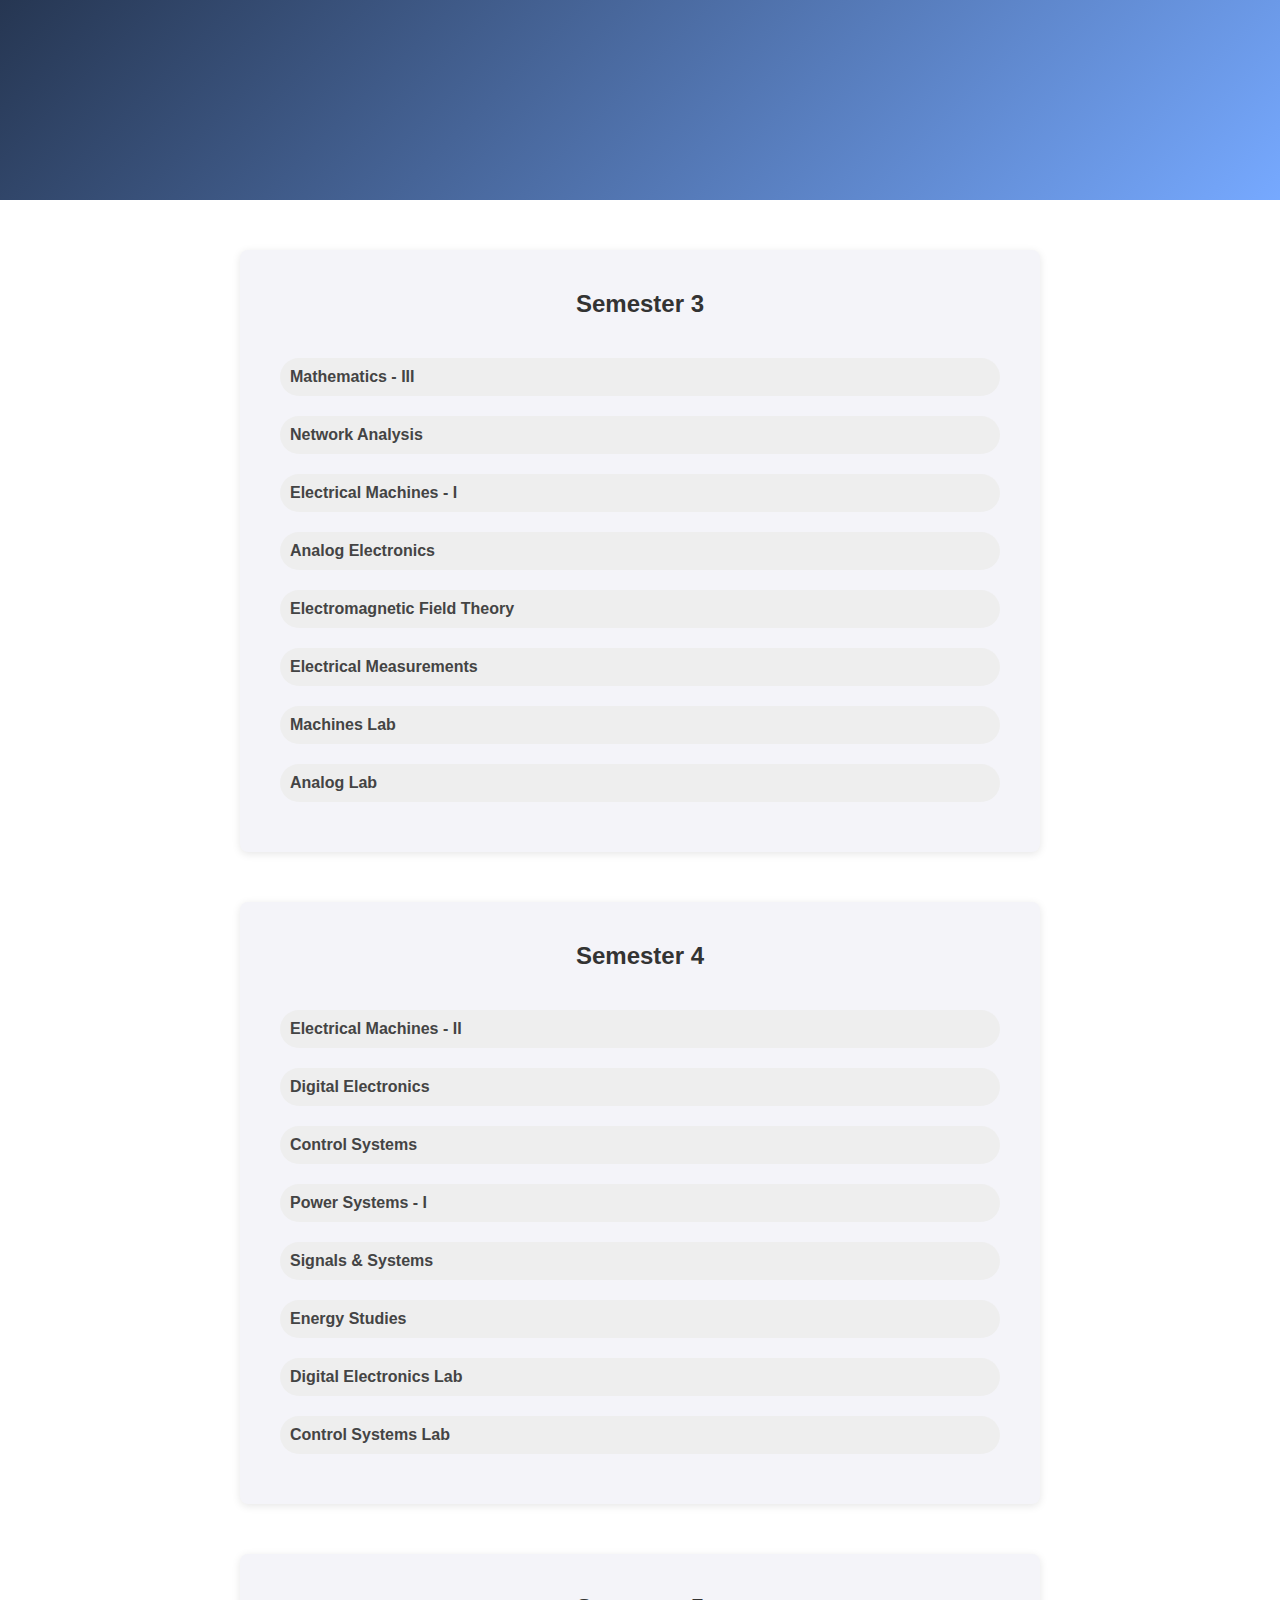
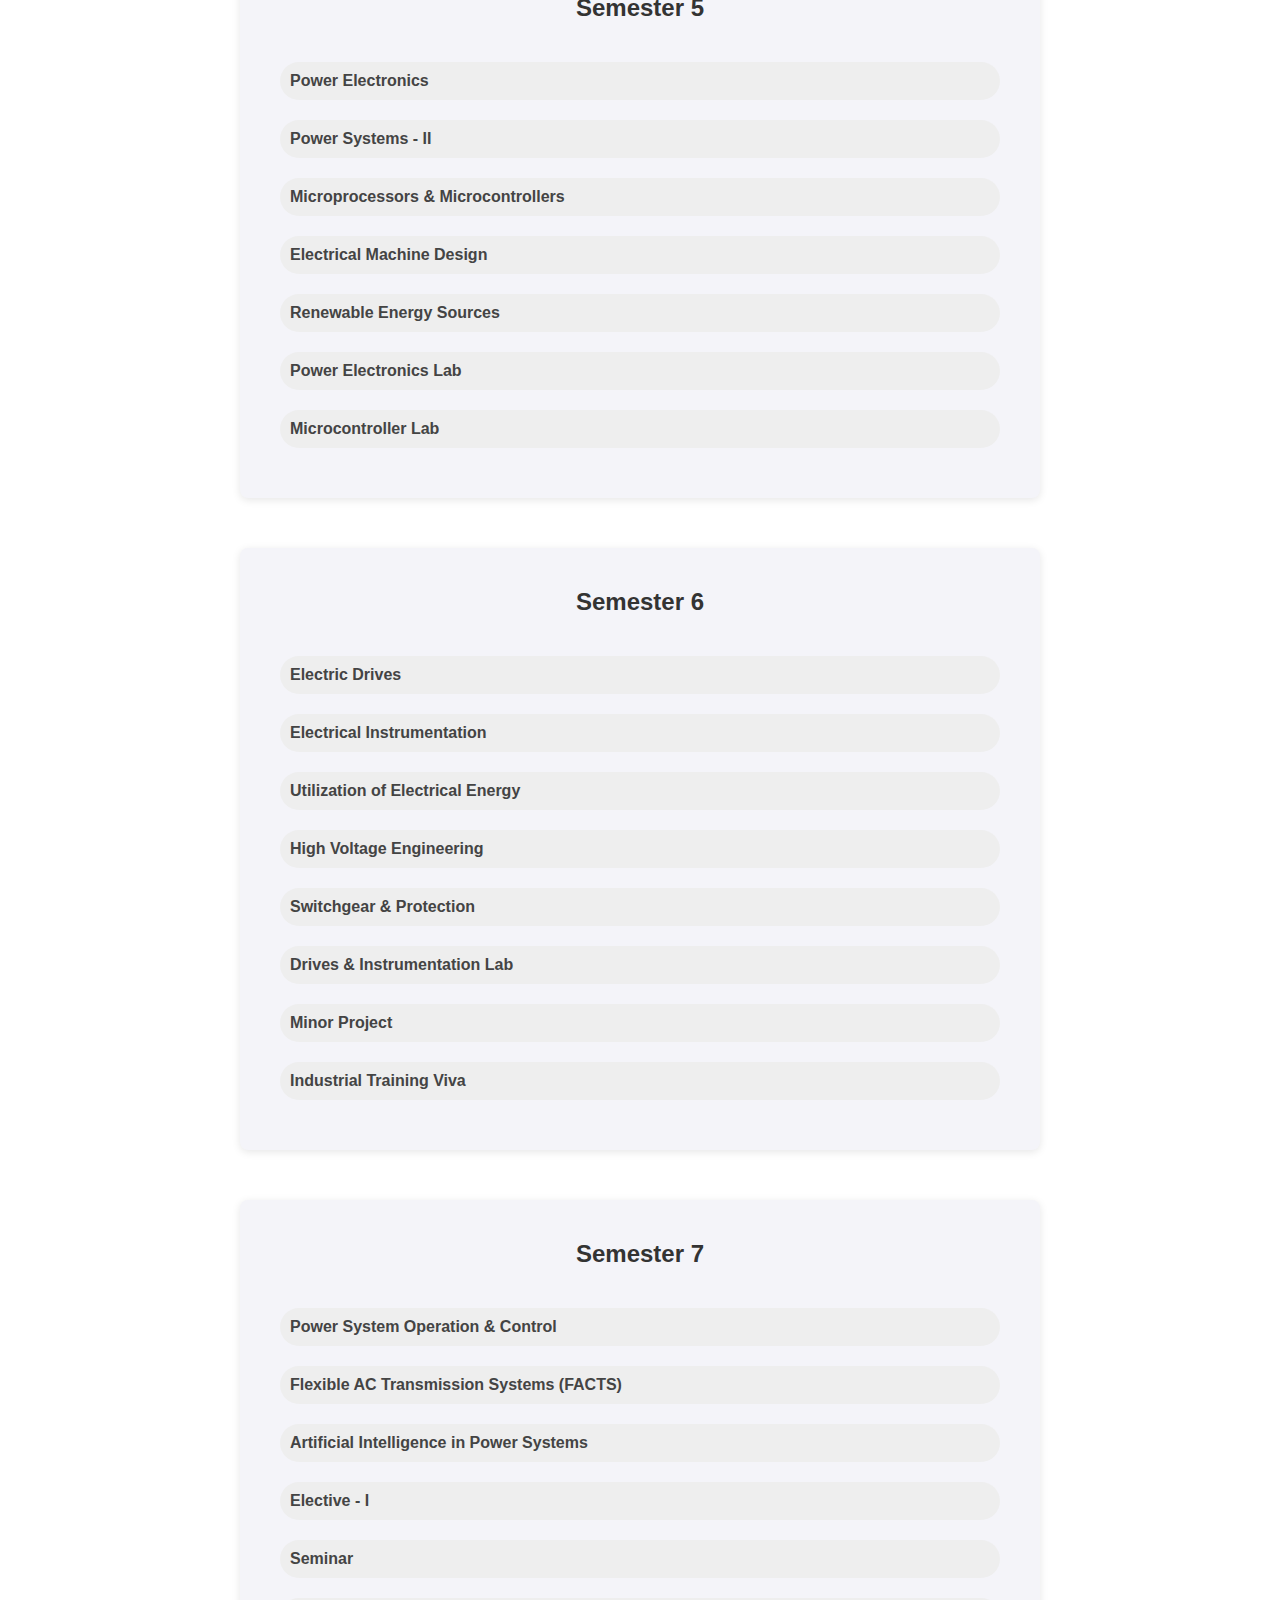
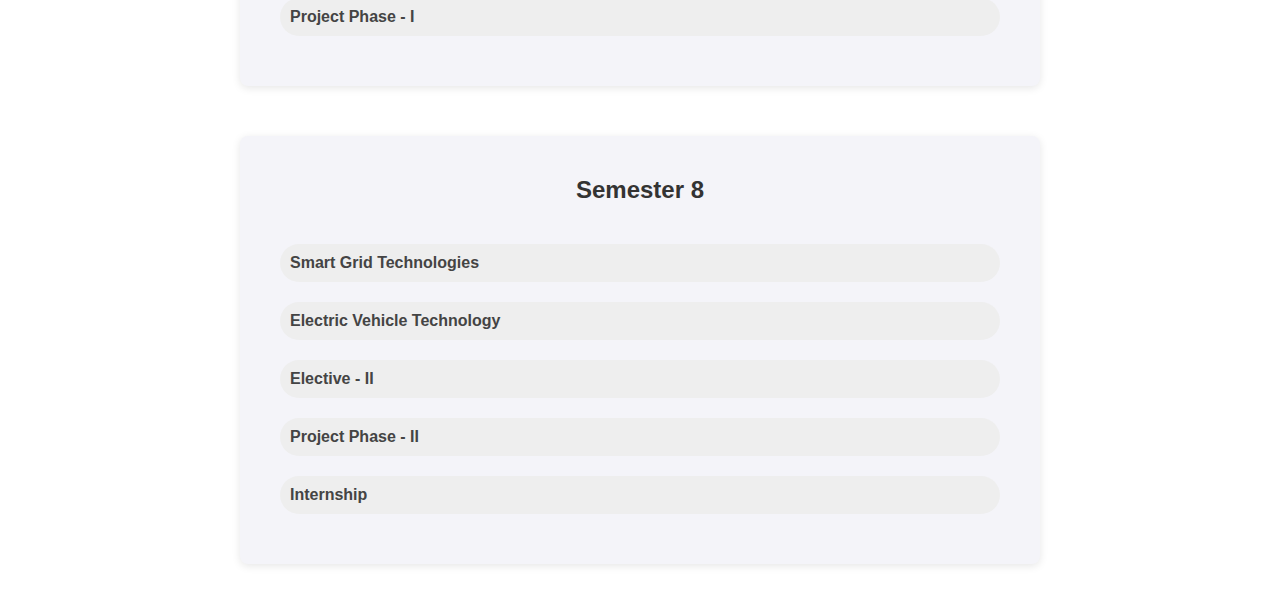
<file: Home/B.Tech/EE/ee.html>
<!DOCTYPE html>
<html lang="en">
<head>
    <meta charset="UTF-8">
    <meta name="viewport" content="width=device-width, initial-scale=1.0">
    <title>Electrical Engineering Solutions</title>
    <link rel="stylesheet" href="ee.css">
    <script src="ee.js" defer></script>
</head>
<body>
    <!-- Intro Section -->

    <section id="intro">
    <div class="content">
        <!-- Search Bar -->
        <!--
        <div class="search-bar">
            <input type="text" placeholder="Search papers, notes, or subjects..." />
            <button></button>
        </div>
        -->
<!-- Main Heading -->
        <h1>Welcome to</h1>
        <h1>Electrical Engineering Solutions</h1>
        
        <!-- Tagline -->
        <p>Your one-stop solution for previous year papers, notes, and much more!</p>

        <!-- Key Features (Bullet Points) -->
        <ul class="features-list">
            <li>✔ Access 100+ Previous Year Papers</li>
            <li>✔ Comprehensive Notes for All Semesters</li>
            <li>✔ Easy Navigation Across Subjects</li>
            <li>✔ Absolutely Free to Get Started</li>
        </ul>

        <!-- Call-to-Action Button -->
        <button onclick="scrollToSection('semesters')">Get Started</button>
    </div>
</section>

    <!-- Scroll to Top Button -->
    <a href="#" id="scrollToTop" class="scroll-arrow">⬆</a>

   <!-- Semesters Section -->
   <section id="semesters">    
    <h2>Choose Your Semester</h2>  
    <div class="semester-buttons-container"></div>  
    <div class="semester-buttons">    
        <div class="column">
            <button onclick="scrollToSection('semester3')">Semester 3</button>
            <button onclick="scrollToSection('semester5')">Semester 5</button>
            <button onclick="scrollToSection('semester7')">Semester 7</button>

        </div>
        <div class="column">
            <button onclick="scrollToSection('semester4')">Semester 4</button>
            <button onclick="scrollToSection('semester6')">Semester 6</button>
            <button onclick="scrollToSection('semester8')">Semester 8</button>
        </div>
    </div>
</div> 
</section>

    <!-- Semester Sections -->
    <section id="semester3">
        <h2>Semester 3</h2>
        <ul>
            <button class="accordion">Mathematics - III</button>
            <div class="panel">
                <ul>
                    <li><a href="/path/to/mathematics_iii.pdf" download>Download Mathematics - III</a></li>
                </ul>
            </div>
            <button class="accordion">Network Analysis</button>
            <div class="panel">
                <ul>
                    <li><a href="/path/to/network_analysis.pdf" download>Download Network Analysis</a></li>
                </ul>
            </div>
            <button class="accordion">Electrical Machines - I</button>
            <div class="panel">
                <ul>
                    <li><a href="/path/to/electrical_machines_i.pdf" download>Download Electrical Machines - I</a></li>
                </ul>
            </div>
            <button class="accordion">Analog Electronics</button>
            <div class="panel">
                <ul>
                    <li><a href="/path/to/analog_electronics.pdf" download>Download Analog Electronics</a></li>
                </ul>
            </div>
            <button class="accordion">Electromagnetic Field Theory</button>
            <div class="panel">
                <ul>
                    <li><a href="/path/to/electromagnetic_field_theory.pdf" download>Download Electromagnetic Field Theory</a></li>
                </ul>
            </div>
            <button class="accordion">Electrical Measurements</button>
            <div class="panel">
                <ul>
                    <li><a href="/path/to/electrical_measurements.pdf" download>Download Electrical Measurements</a></li>
                </ul>
            </div>
            <button class="accordion">Machines Lab</button>
            <div class="panel">
                <ul>
                    <li><a href="/path/to/machines_lab.pdf" download>Download Machines Lab</a></li>
                </ul>
            </div>
            <button class="accordion">Analog Lab</button>
            <div class="panel">
                <ul>
                    <li><a href="/path/to/analog_lab.pdf" download>Download Analog Lab</a></li>
                </ul>
            </div>
        </ul>
    </section>
    
    <section id="semester4">
        <h2>Semester 4</h2>
        <ul>
            <button class="accordion">Electrical Machines - II</button>
            <div class="panel">
                <ul>
                    <li><a href="/path/to/electrical_machines_ii.pdf" download>Download Electrical Machines - II</a></li>
                </ul>
            </div>
            <button class="accordion">Digital Electronics</button>
            <div class="panel">
                <ul>
                    <li><a href="/path/to/digital_electronics.pdf" download>Download Digital Electronics</a></li>
                </ul>
            </div>
            <button class="accordion">Control Systems</button>
            <div class="panel">
                <ul>
                    <li><a href="/path/to/control_systems.pdf" download>Download Control Systems</a></li>
                </ul>
            </div>
            <button class="accordion">Power Systems - I</button>
            <div class="panel">
                <ul>
                    <li><a href="/path/to/power_systems_i.pdf" download>Download Power Systems - I</a></li>
                </ul>
            </div>
            <button class="accordion">Signals & Systems</button>
            <div class="panel">
                <ul>
                    <li><a href="/path/to/signals_systems.pdf" download>Download Signals & Systems</a></li>
                </ul>
            </div>
            <button class="accordion">Energy Studies</button>
            <div class="panel">
                <ul>
                    <li><a href="/path/to/energy_studies.pdf" download>Download Energy Studies</a></li>
                </ul>
            </div>
            <button class="accordion">Digital Electronics Lab</button>
            <div class="panel">
                <ul>
                    <li><a href="/path/to/digital_electronics_lab.pdf" download>Download Digital Electronics Lab</a></li>
                </ul>
            </div>
            <button class="accordion">Control Systems Lab</button>
            <div class="panel">
                <ul>
                    <li><a href="/path/to/control_systems_lab.pdf" download>Download Control Systems Lab</a></li>
                </ul>
            </div>
        </ul>
    </section>
    
    <section id="semester5">
        <h2>Semester 5</h2>
        <ul>
            <button class="accordion">Power Electronics</button>
            <div class="panel">
                <ul>
                    <li><a href="/path/to/power_electronics.pdf" download>Download Power Electronics</a></li>
                </ul>
            </div>
            <button class="accordion">Power Systems - II</button>
            <div class="panel">
                <ul>
                    <li><a href="/path/to/power_systems_ii.pdf" download>Download Power Systems - II</a></li>
                </ul>
            </div>
            <button class="accordion">Microprocessors & Microcontrollers</button>
            <div class="panel">
                <ul>
                    <li><a href="/path/to/microprocessors_microcontrollers.pdf" download>Download Microprocessors & Microcontrollers</a></li>
                </ul>
            </div>
            <button class="accordion">Electrical Machine Design</button>
            <div class="panel">
                <ul>
                    <li><a href="/path/to/electrical_machine_design.pdf" download>Download Electrical Machine Design</a></li>
                </ul>
            </div>
            <button class="accordion">Renewable Energy Sources</button>
            <div class="panel">
                <ul>
                    <li><a href="/path/to/renewable_energy_sources.pdf" download>Download Renewable Energy Sources</a></li>
                </ul>
            </div>
            <button class="accordion">Power Electronics Lab</button>
            <div class="panel">
                <ul></ul>
                    <li><a href="/path/to/power_electronics_lab.pdf" download>Download Power Electronics Lab</a></li>
                </ul>
            </div>
            <button class="accordion">Microcontroller Lab</button>
            <div class="panel">
                <ul>
                    <li><a href="/path/to/microcontroller_lab.pdf" download>Download Microcontroller Lab</a></li>
                </ul>
            </div>
        </ul>
    </section>

    <section id="semester6">
        <h2>Semester 6</h2>
      
        <button class="accordion">Electric Drives</button>
        <div class="panel">
          <ul>
            <li><a href="/path/to/electric_drives.pdf" download>Download Electric Drives</a></li>
          </ul>
        </div>
      
        <button class="accordion">Electrical Instrumentation</button>
        <div class="panel">
          <ul>
            <li><a href="/path/to/electrical_instrumentation.pdf" download>Download Electrical Instrumentation</a></li>
          </ul>
        </div>
      
        <button class="accordion">Utilization of Electrical Energy</button>
        <div class="panel">
          <ul>
            <li><a href="/path/to/utilization_of_electrical_energy.pdf" download>Download Utilization of Electrical Energy</a></li>
          </ul>
        </div>
      
        <button class="accordion">High Voltage Engineering</button>
        <div class="panel">
          <ul>
            <li><a href="/path/to/high_voltage_engineering.pdf" download>Download High Voltage Engineering</a></li>
          </ul>
        </div>
      
        <button class="accordion">Switchgear & Protection</button>
        <div class="panel">
          <ul>
            <li><a href="/path/to/switchgear_protection.pdf" download>Download Switchgear & Protection</a></li>
          </ul>
        </div>
      
        <button class="accordion">Drives & Instrumentation Lab</button>
        <div class="panel">
          <ul>
            <li><a href="/path/to/drives_instrumentation_lab.pdf" download>Download Drives & Instrumentation Lab</a></li>
          </ul>
        </div>
      
        <button class="accordion">Minor Project</button>
        <div class="panel">
          <ul>
            <li><a href="/path/to/minor_project.pdf" download>Download Minor Project</a></li>
          </ul>
        </div>
      
        <button class="accordion">Industrial Training Viva</button>
        <div class="panel">
          <ul>
            <li><a href="/path/to/industrial_training_viva.pdf" download>Download Industrial Training Viva</a></li>
          </ul>
        </div>
      </section>
      <section id="semester7">
        <h2>Semester 7</h2>
        <ul>
            <button class="accordion">Power System Operation & Control</button>
            <div class="panel">
                <ul>
                    <li><a href="/path/to/power_system_operation_control.pdf" download>Download Power System Operation & Control</a></li>
                </ul>
            </div>
            <button class="accordion">Flexible AC Transmission Systems (FACTS)</button>
            <div class="panel">
                <ul>
                    <li><a href="/path/to/facts.pdf" download>Download Flexible AC Transmission Systems (FACTS)</a></li>
                </ul>
            </div>
            <button class="accordion">Artificial Intelligence in Power Systems</button>
            <div class="panel">
                <ul>
                    <li><a href="/path/to/artificial_intelligence_power_systems.pdf" download>Download Artificial Intelligence in Power Systems</a></li>
                </ul>
            </div>
            <button class="accordion">Elective - I</button>
            <div class="panel">
                <ul>
                    <li><a href="/path/to/elective_i.pdf" download>Download Elective - I</a></li>
                </ul>
            </div>
            <button class="accordion">Seminar</button>
            <div class="panel">
                <ul>
                    <li><a href="/path/to/seminar.pdf" download>Download Seminar</a></li>
                </ul>
            </div>
            <button class="accordion">Project Phase - I</button>
            <div class="panel">
                <ul>
                    <li><a href="/path/to/project_phase_i.pdf" download>Download Project Phase - I</a></li>
                </ul>
            </div>
        </ul>
    </section>
    
    <section id="semester8">
        <h2>Semester 8</h2>
        <ul>
            <button class="accordion">Smart Grid Technologies</button>
            <div class="panel">
                <ul>
                    <li><a href="/path/to/smart_grid_technologies.pdf" download>Download Smart Grid Technologies</a></li>
                </ul>
            </div>
            <button class="accordion">Electric Vehicle Technology</button>
            <div class="panel">
                <ul>
                    <li><a href="/path/to/electric_vehicle_technology.pdf" download>Download Electric Vehicle Technology</a></li>
                </ul>
            </div>
            <button class="accordion">Elective - II</button>
            <div class="panel">
                <ul>
                    <li><a href="/path/to/elective_ii.pdf" download>Download Elective - II</a></li>
                </ul>
            </div>
            <button class="accordion">Project Phase - II</button>
            <div class="panel">
                <ul>
                    <li><a href="/path/to/project_phase_ii.pdf" download>Download Project Phase - II</a></li>
                </ul>
            </div>
            <button class="accordion">Internship</button>
            <div class="panel">
                <ul>
                    <li><a href="/path/to/internship.pdf" download>Download Internship</a></li>
                </ul>
            </div>
        </ul>
    </section>

    <script>
        // Smooth Scroll Function
        function scrollToSection(sectionId) {
            const section = document.getElementById(sectionId);
            section.scrollIntoView({ behavior: 'smooth' });
        }
    </script>
</body>
</html>
</file>
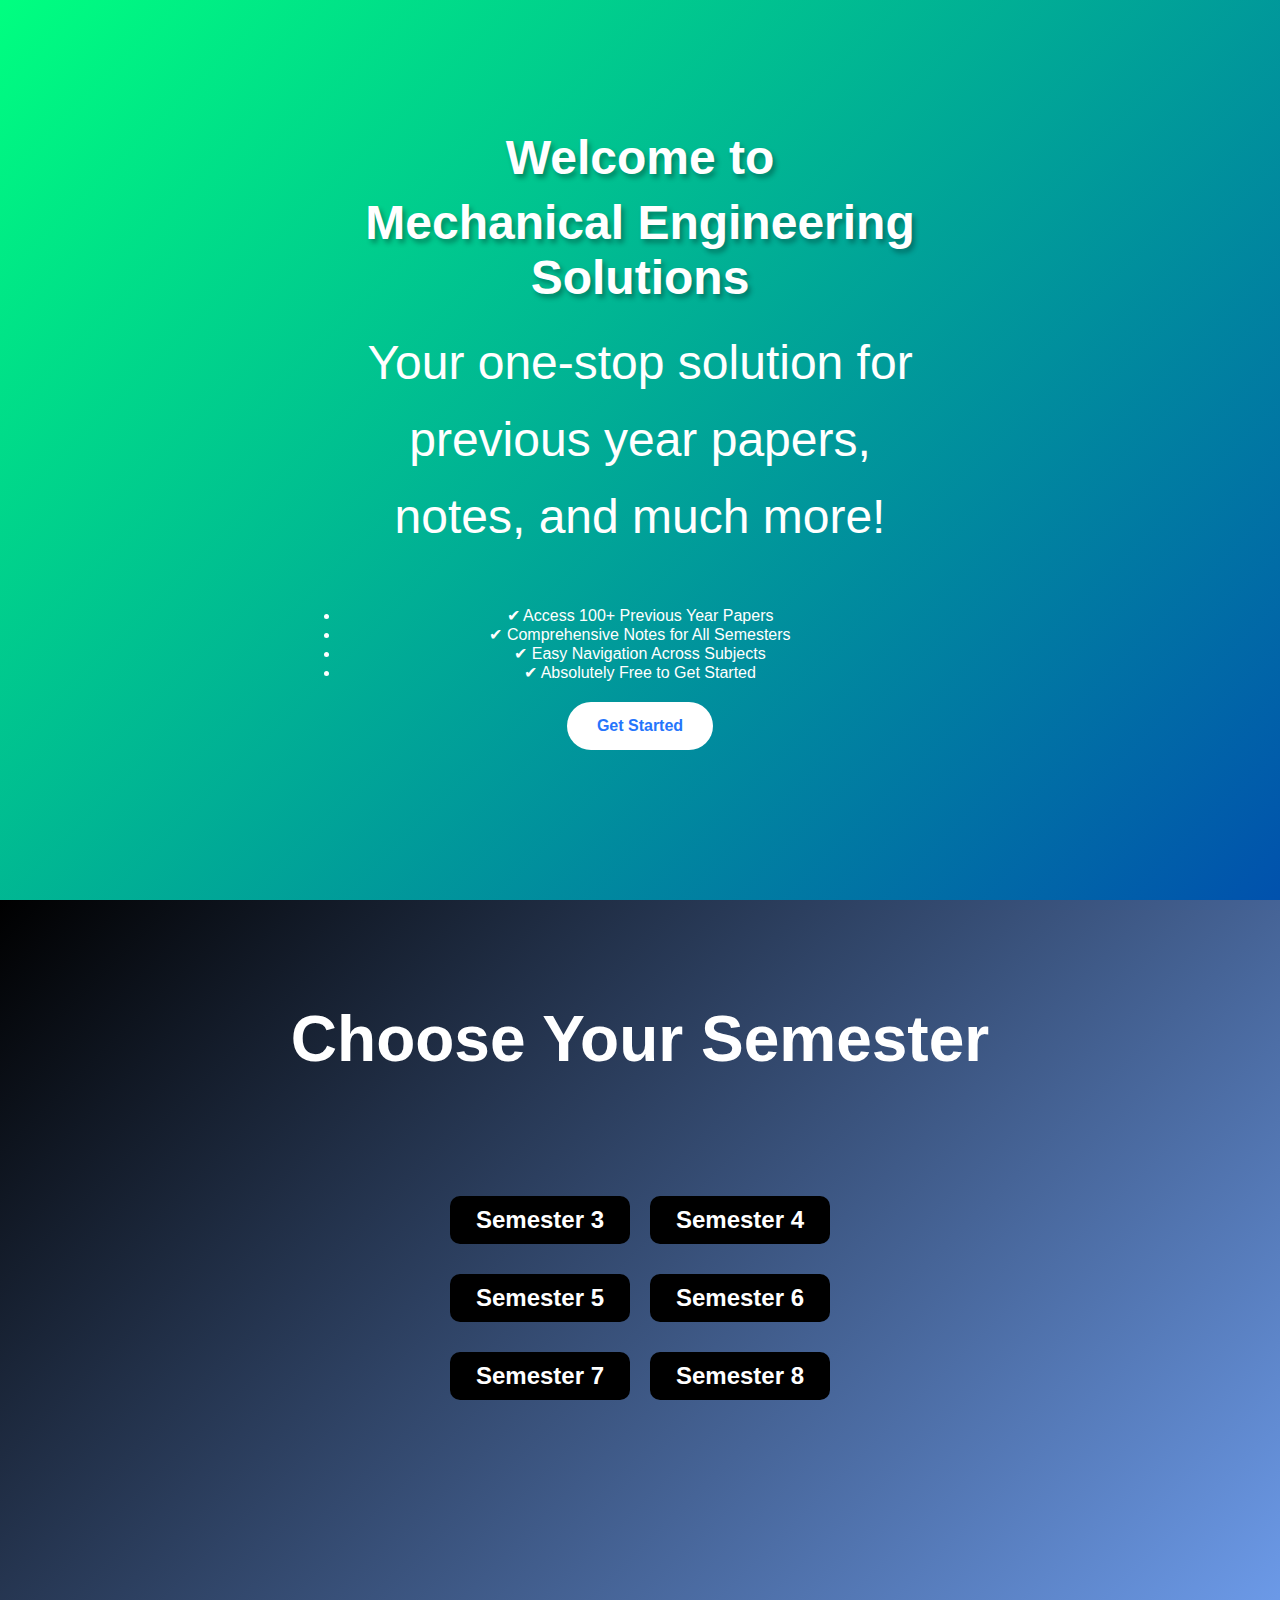
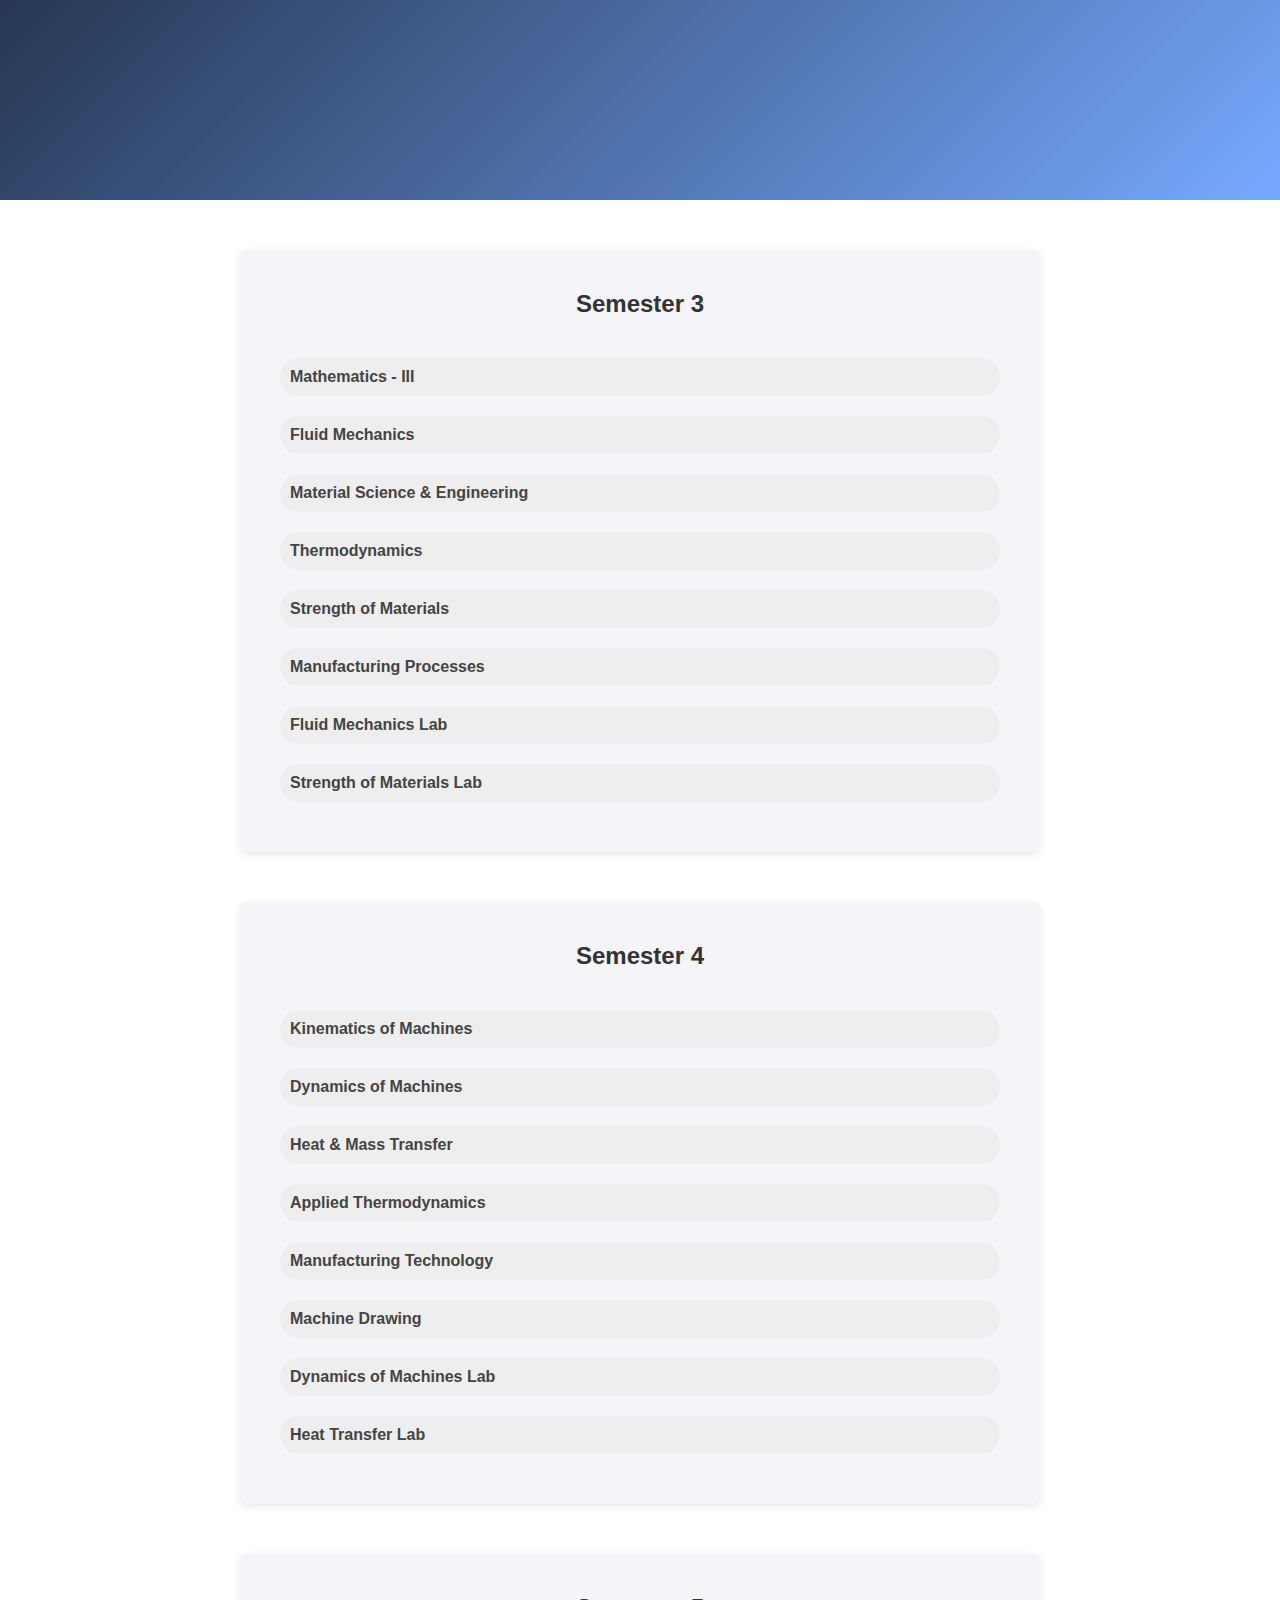
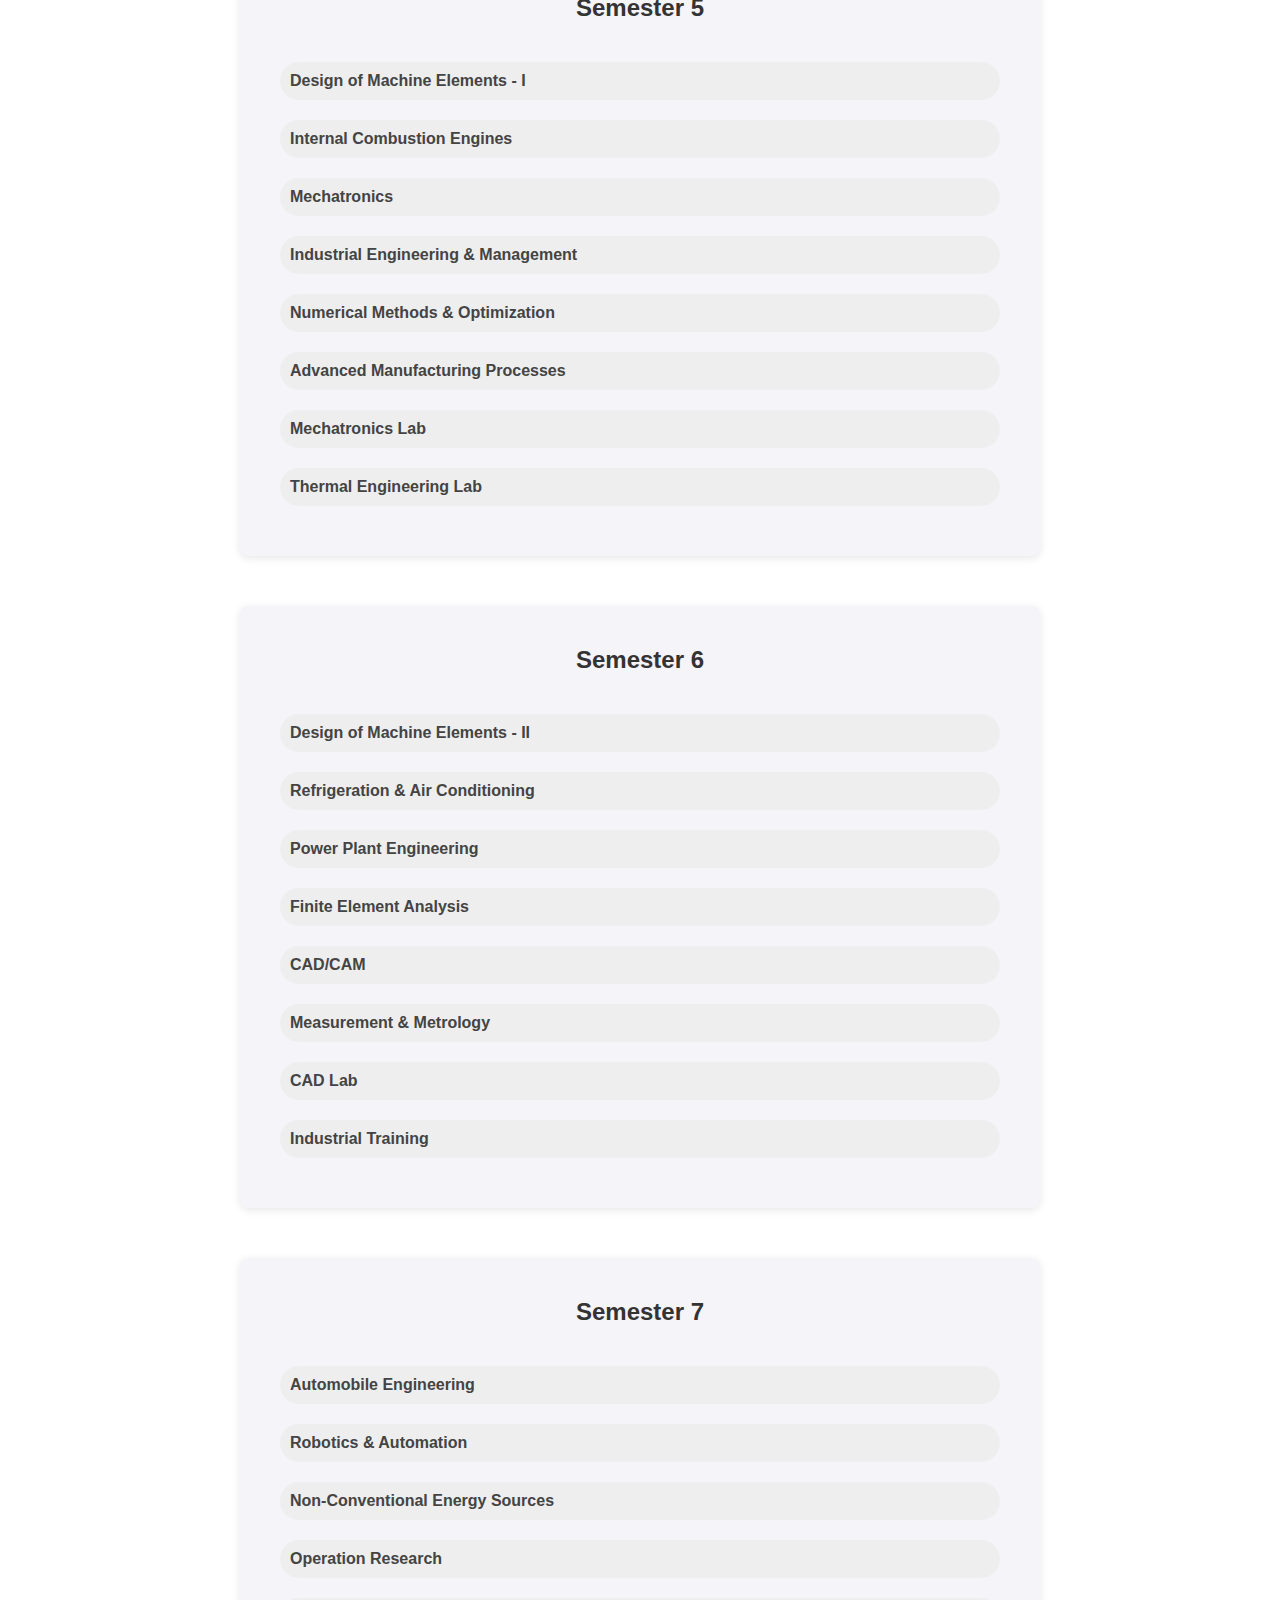
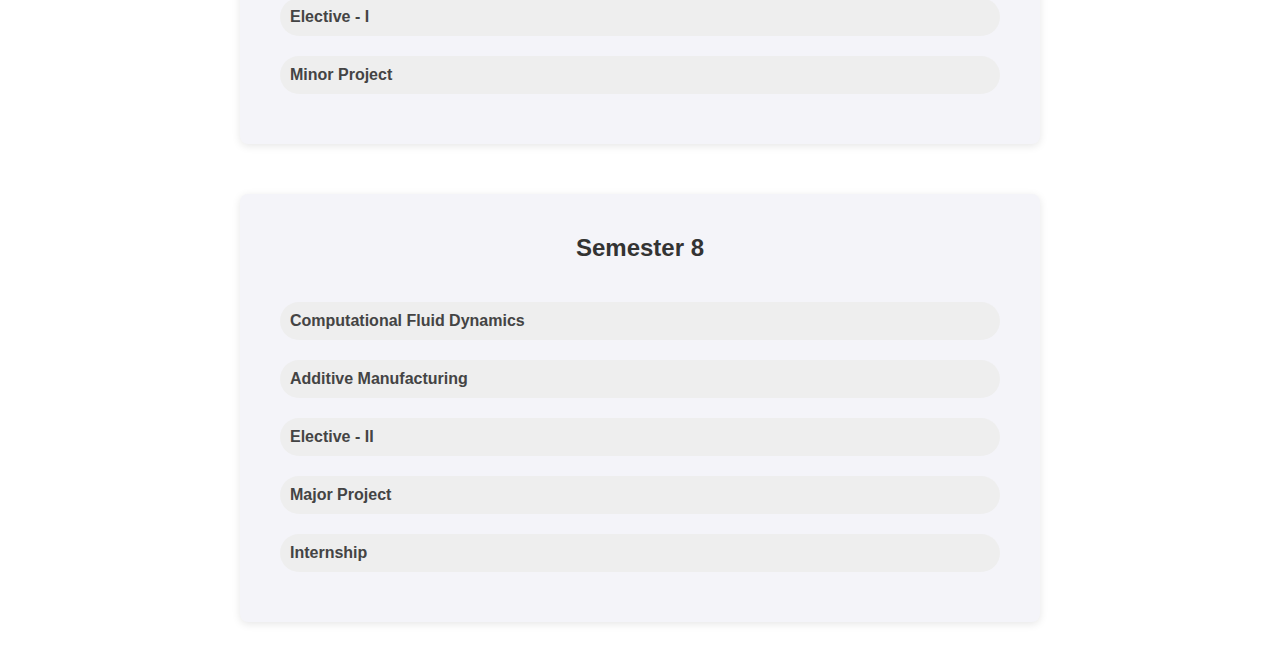
<file: Home/B.Tech/ME/me.html>
<!DOCTYPE html>
<html lang="en">
<head>
    <meta charset="UTF-8">
    <meta name="viewport" content="width=device-width, initial-scale=1.0">
    <title>Mechanical Engineering Solutions</title>
    <link rel="stylesheet" href="me.css">
    <script src="me.js" defer></script>
</head>
<body>
    <!-- Intro Section -->

    <section id="intro">
    <div class="content">
        <!-- Search Bar -->
        <!--
        <div class="search-bar">
            <input type="text" placeholder="Search papers, notes, or subjects..." />
            <button></button>
        </div>
        -->
<!-- Main Heading -->
        <h1>Welcome to</h1>
        <h1>Mechanical Engineering Solutions</h1>
        
        <!-- Tagline -->
        <p>Your one-stop solution for previous year papers, notes, and much more!</p>

        <!-- Key Features (Bullet Points) -->
        <ul class="features-list">
            <li>✔ Access 100+ Previous Year Papers</li>
            <li>✔ Comprehensive Notes for All Semesters</li>
            <li>✔ Easy Navigation Across Subjects</li>
            <li>✔ Absolutely Free to Get Started</li>
        </ul>

        <!-- Call-to-Action Button -->
        <button onclick="scrollToSection('semesters')">Get Started</button>
    </div>
</section>

    <!-- Scroll to Top Button -->
    <a href="#" id="scrollToTop" class="scroll-arrow">⬆</a>

    <!-- Semesters Section -->
    <section id="semesters">    
        <h2>Choose Your Semester</h2>  
        <div class="semester-buttons-container"></div>  
        <div class="semester-buttons">    
            <div class="column">
                <button onclick="scrollToSection('semester3')">Semester 3</button>
                <button onclick="scrollToSection('semester5')">Semester 5</button>
                <button onclick="scrollToSection('semester7')">Semester 7</button>

            </div>
            <div class="column">
                <button onclick="scrollToSection('semester4')">Semester 4</button>
                <button onclick="scrollToSection('semester6')">Semester 6</button>
                <button onclick="scrollToSection('semester8')">Semester 8</button>
            </div>
        </div>
    </div> 
    </section>

    <!-- Semester Sections -->
    
    <section id="semester3">
        <h2>Semester 3</h2>
        <ul>
            <button class="accordion">Mathematics - III</button>
            <div class="panel">
                <ul>
                    <li><a href="/path/to/mathematics3.pdf" download>Download Mathematics - III</a></li>
                </ul>
            </div>
            <button class="accordion">Fluid Mechanics</button>
            <div class="panel">
                <ul>
                    <li><a href="/path/to/fluid_mechanics.pdf" download>Download Fluid Mechanics</a></li>
                </ul>
            </div>
            <button class="accordion">Material Science & Engineering</button>
            <div class="panel">
                <ul>
                    <li><a href="/path/to/material_science.pdf" download>Download Material Science & Engineering</a></li>
                </ul>
            </div>
            <button class="accordion">Thermodynamics</button>
            <div class="panel">
                <ul>
                    <li><a href="/path/to/thermodynamics.pdf" download>Download Thermodynamics</a></li>
                </ul>
            </div>
            <button class="accordion">Strength of Materials</button>
            <div class="panel">
                <ul>
                    <li><a href="/path/to/strength_of_materials.pdf" download>Download Strength of Materials</a></li>
                </ul>
            </div>
            <button class="accordion">Manufacturing Processes</button>
            <div class="panel">
                <ul>
                    <li><a href="/path/to/manufacturing_processes.pdf" download>Download Manufacturing Processes</a></li>
                </ul>
            </div>
            <button class="accordion">Fluid Mechanics Lab</button>
            <div class="panel">
                <ul>
                    <li><a href="/path/to/fluid_mechanics_lab.pdf" download>Download Fluid Mechanics Lab</a></li>
                </ul>
            </div>
            <button class="accordion">Strength of Materials Lab</button>
            <div class="panel">
                <ul>
                    <li><a href="/path/to/strength_of_materials_lab.pdf" download>Download Strength of Materials Lab</a></li>
                </ul>
            </div>
        </ul>
    </section>
    
    <section id="semester4">
        <h2>Semester 4</h2>
      
        <button class="accordion">Kinematics of Machines</button>
        <div class="panel">
          <ul>
            <li><a href="/path/to/kinematics_of_machines.pdf" download>Download Kinematics of Machines</a></li>
          </ul>
        </div>
      
        <button class="accordion">Dynamics of Machines</button>
        <div class="panel">
          <ul>
            <li><a href="/path/to/dynamics_of_machines.pdf" download>Download Dynamics of Machines</a></li>
          </ul>
        </div>
      
        <button class="accordion">Heat & Mass Transfer</button>
        <div class="panel">
          <ul>
            <li><a href="/path/to/heat_mass_transfer.pdf" download>Download Heat & Mass Transfer</a></li>
          </ul>
        </div>
      
        <button class="accordion">Applied Thermodynamics</button>
        <div class="panel">
          <ul>
            <li><a href="/path/to/applied_thermodynamics.pdf" download>Download Applied Thermodynamics</a></li>
          </ul>
        </div>
      
        <button class="accordion">Manufacturing Technology</button>
        <div class="panel">
          <ul>
            <li><a href="/path/to/manufacturing_technology.pdf" download>Download Manufacturing Technology</a></li>
          </ul>
        </div>
      
        <button class="accordion">Machine Drawing</button>
        <div class="panel">
          <ul>
            <li><a href="/path/to/machine_drawing.pdf" download>Download Machine Drawing</a></li>
          </ul>
        </div>
      
        <button class="accordion">Dynamics of Machines Lab</button>
        <div class="panel">
          <ul>
            <li><a href="/path/to/dynamics_of_machines_lab.pdf" download>Download Dynamics of Machines Lab</a></li>
          </ul>
        </div>
      
        <button class="accordion">Heat Transfer Lab</button>
        <div class="panel">
          <ul>
            <li><a href="/path/to/heat_transfer_lab.pdf" download>Download Heat Transfer Lab</a></li>
          </ul>
        </div>
      </section>
      
    
    <section id="semester5">
        <h2>Semester 5</h2>
        <ul>
            <button class="accordion">Design of Machine Elements - I</button>
            <div class="panel">
                <ul>
                    <li><a href="/path/to/design_machine_elements1.pdf" download>Download Design of Machine Elements - I</a></li>
                </ul>
            </div>
            <button class="accordion">Internal Combustion Engines</button>
            <div class="panel">
                <ul>
                    <li><a href="/path/to/internal_combustion_engines.pdf" download>Download Internal Combustion Engines</a></li>
                </ul>
            </div>
            <button class="accordion">Mechatronics</button>
            <div class="panel">
                <ul>
                    <li><a href="/path/to/mechatronics.pdf" download>Download Mechatronics</a></li>
                </ul>
            </div>
            <button class="accordion">Industrial Engineering & Management</button>
            <div class="panel">
                <ul></ul>
                    <li><a href="/path/to/industrial_engineering_management.pdf" download>Download Industrial Engineering & Management</a></li>
                </ul>
            </div>
            <button class="accordion">Numerical Methods & Optimization</button>
            <div class="panel">
                <ul>
                    <li><a href="/path/to/numerical_methods_optimization.pdf" download>Download Numerical Methods & Optimization</a></li>
                </ul>
            </div>
            <button class="accordion">Advanced Manufacturing Processes</button>
            <div class="panel">
                <ul></ul>
                    <li><a href="/path/to/advanced_manufacturing_processes.pdf" download>Download Advanced Manufacturing Processes</a></li>
                </ul>
            </div>
            <button class="accordion">Mechatronics Lab</button>
            <div class="panel">
                <ul>
                    <li><a href="/path/to/mechatronics_lab.pdf" download>Download Mechatronics Lab</a></li>
                </ul>
            </div>
            <button class="accordion">Thermal Engineering Lab</button>
            <div class="panel">
                <ul>
                    <li><a href="/path/to/thermal_engineering_lab.pdf" download>Download Thermal Engineering Lab</a></li>
                </ul>
            </div>
        </ul>
    </section>
    <section id="semester6">
        <h2>Semester 6</h2>
      
        <button class="accordion">Design of Machine Elements - II</button>
        <div class="panel">
          <ul>
            <li><a href="/path/to/design_machine_elements2.pdf" download>Download Design of Machine Elements - II</a></li>
          </ul>
        </div>
      
        <button class="accordion">Refrigeration & Air Conditioning</button>
        <div class="panel">
          <ul>
            <li><a href="/path/to/refrigeration_air_conditioning.pdf" download>Download Refrigeration & Air Conditioning</a></li>
          </ul>
        </div>
      
        <button class="accordion">Power Plant Engineering</button>
        <div class="panel">
          <ul>
            <li><a href="/path/to/power_plant_engineering.pdf" download>Download Power Plant Engineering</a></li>
          </ul>
        </div>
      
        <button class="accordion">Finite Element Analysis</button>
        <div class="panel">
          <ul>
            <li><a href="/path/to/finite_element_analysis.pdf" download>Download Finite Element Analysis</a></li>
          </ul>
        </div>
      
        <button class="accordion">CAD/CAM</button>
        <div class="panel">
          <ul>
            <li><a href="/path/to/cad_cam.pdf" download>Download CAD/CAM</a></li>
          </ul>
        </div>
      
        <button class="accordion">Measurement & Metrology</button>
        <div class="panel">
          <ul>
            <li><a href="/path/to/measurement_metrology.pdf" download>Download Measurement & Metrology</a></li>
          </ul>
        </div>
      
        <button class="accordion">CAD Lab</button>
        <div class="panel">
          <ul>
            <li><a href="/path/to/cad_lab.pdf" download>Download CAD Lab</a></li>
          </ul>
        </div>
      
        <button class="accordion">Industrial Training</button>
        <div class="panel">
          <ul>
            <li><a href="/path/to/industrial_training.pdf" download>Download Industrial Training</a></li>
          </ul>
        </div>
      </section>
      
    <section id="semester7">
        <h2>Semester 7</h2>
        <ul>
            <button class="accordion">Automobile Engineering</button>
            <div class="panel">
                <ul>
                    <li><a href="/path/to/automobile_engineering.pdf" download>Download Automobile Engineering</a></li>
                </ul>
            </div>
            <button class="accordion">Robotics & Automation</button>
            <div class="panel">
                <ul>
                    <li><a href="/path/to/robotics_automation.pdf" download>Download Robotics & Automation</a></li>
                </ul>
            </div>
            <button class="accordion">Non-Conventional Energy Sources</button>
            <div class="panel">
                <ul>
                    <li><a href="/path/to/non_conventional_energy_sources.pdf" download>Download Non-Conventional Energy Sources</a></li>
                </ul>
            </div>
            <button class="accordion">Operation Research</button>
            <div class="panel">
                <ul>
                    <li><a href="/path/to/operation_research.pdf" download>Download Operation Research</a></li>
                </ul>
            </div>
            <button class="accordion">Elective - I</button>
            <div class="panel">
                <ul>
                    <li><a href="/path/to/elective1.pdf" download>Download Elective - I</a></li>
                </ul>
            </div>
            <button class="accordion">Minor Project</button>
            <div class="panel">
                <ul>
                    <li><a href="/path/to/minor_project.pdf" download>Download Minor Project</a></li>
                </ul>
            </div>
        </ul>
    </section>
    
    <section id="semester8">
        <h2>Semester 8</h2>
        <ul>
            <button class="accordion">Computational Fluid Dynamics</button>
            <div class="panel">
                <ul>
                    <li><a href="/path/to/computational_fluid_dynamics.pdf" download>Download Computational Fluid Dynamics</a></li>
                </ul>
            </div>
            <button class="accordion">Additive Manufacturing</button>
            <div class="panel">
                <ul>
                    <li><a href="/path/to/additive_manufacturing.pdf" download>Download Additive Manufacturing</a></li>
                </ul>
            </div>
            <button class="accordion">Elective - II</button>
            <div class="panel">
                <ul>
                    <li><a href="/path/to/elective2.pdf" download>Download Elective - II</a></li>
                </ul>
            </div>
            <button class="accordion">Major Project</button>
            <div class="panel">
                <ul>
                    <li><a href="/path/to/major_project.pdf" download>Download Major Project</a></li>
                </ul>
            </div>
            <button class="accordion">Internship</button>
            <div class="panel">
                <ul>
                    <li><a href="/path/to/internship.pdf" download>Download Internship</a></li>
                </ul>
            </div>
        </ul>
    </section>
    <script>
        // Smooth Scroll Function
        function scrollToSection(sectionId) {
            const section = document.getElementById(sectionId);
            section.scrollIntoView({ behavior: 'smooth' });
        }
    </script>
</body>
</html></section>
</file>
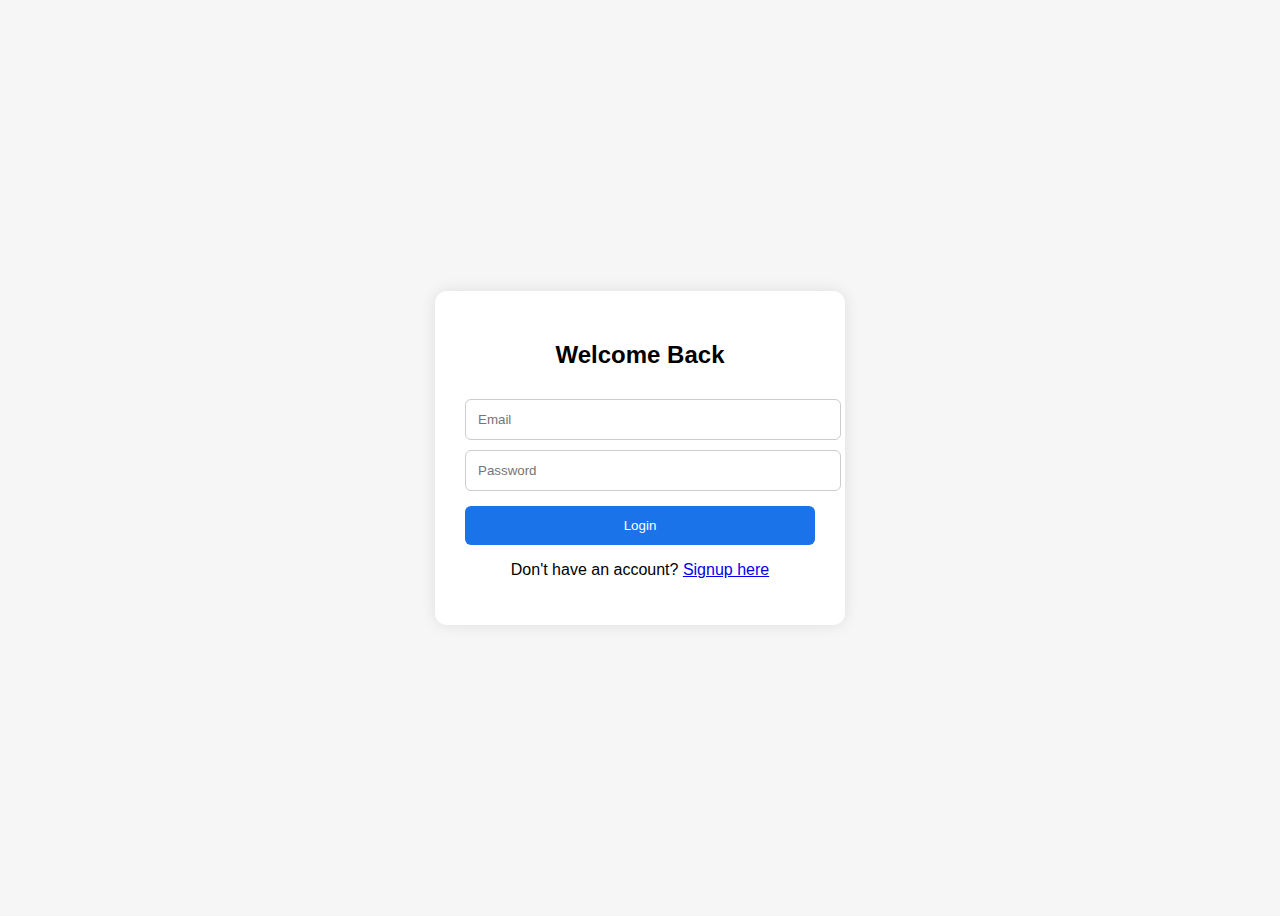
<file: Home/public/Login/login.html>
<!DOCTYPE html>
 <html lang="en">
 <head>
   <meta charset="UTF-8" />
   <meta name="viewport" content="width=device-width, initial-scale=1.0"/>
   <title>Login Page</title>
   <link rel="stylesheet" href="login.css" />
   <script src="login.js"></script>
 </head>
 <body>
 
   <div class="login-container">
     <h2>Welcome Back</h2>
     <form action="/login" method="POST">
       <input type="email" placeholder="Email" name="email" required />
       <input type="password" placeholder="Password" name="password" required />
       <button type="submit">Login</button>
     </form>
     <p>Don't have an account? <a href="/Signup/signup.html">Signup here</a></p>
   </div>
 
 </body>
 </html>
</file>
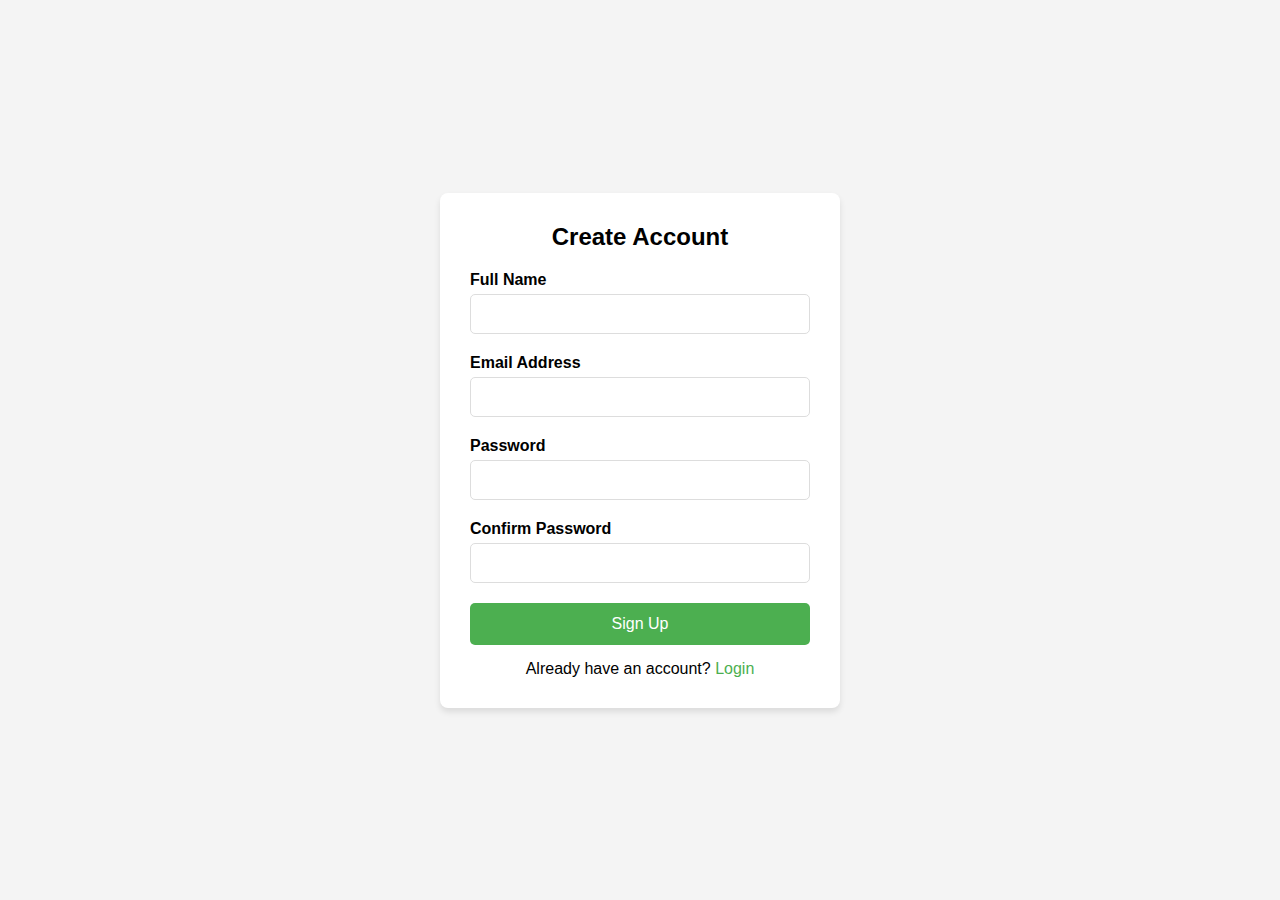
<file: Home/public/signup/signup.html>
<!DOCTYPE html>
<html lang="en">
<head>
    <meta charset="UTF-8">
    <meta name="viewport" content="width=device-width, initial-scale=1.0">
    <title>Signup</title>
    <link rel="stylesheet" href="signup.css">
</head>
<body>
    <div class="form-container">
        <h2>Create Account</h2>
        <form id="signup-form">
            <label for="fullname">Full Name</label>
            <input type="text" id="fullname" name="fullname" required>

            <label for="email">Email Address</label>
            <input type="email" id="email" name="email" required>

            <label for="password">Password</label>
            <input type="password" id="password" name="password" required>

            <label for="confirmPassword">Confirm Password</label>
            <input type="password" id="confirmPassword" name="confirmPassword" required>

            <button type="submit" id="signup-btn">Sign Up</button>
        </form>
        <p>Already have an account? <a href="/Home/public/Login/login.html">Login</a></p>
    </div>
    <script src="signup.js"></script>
</body>
</html>
</file>
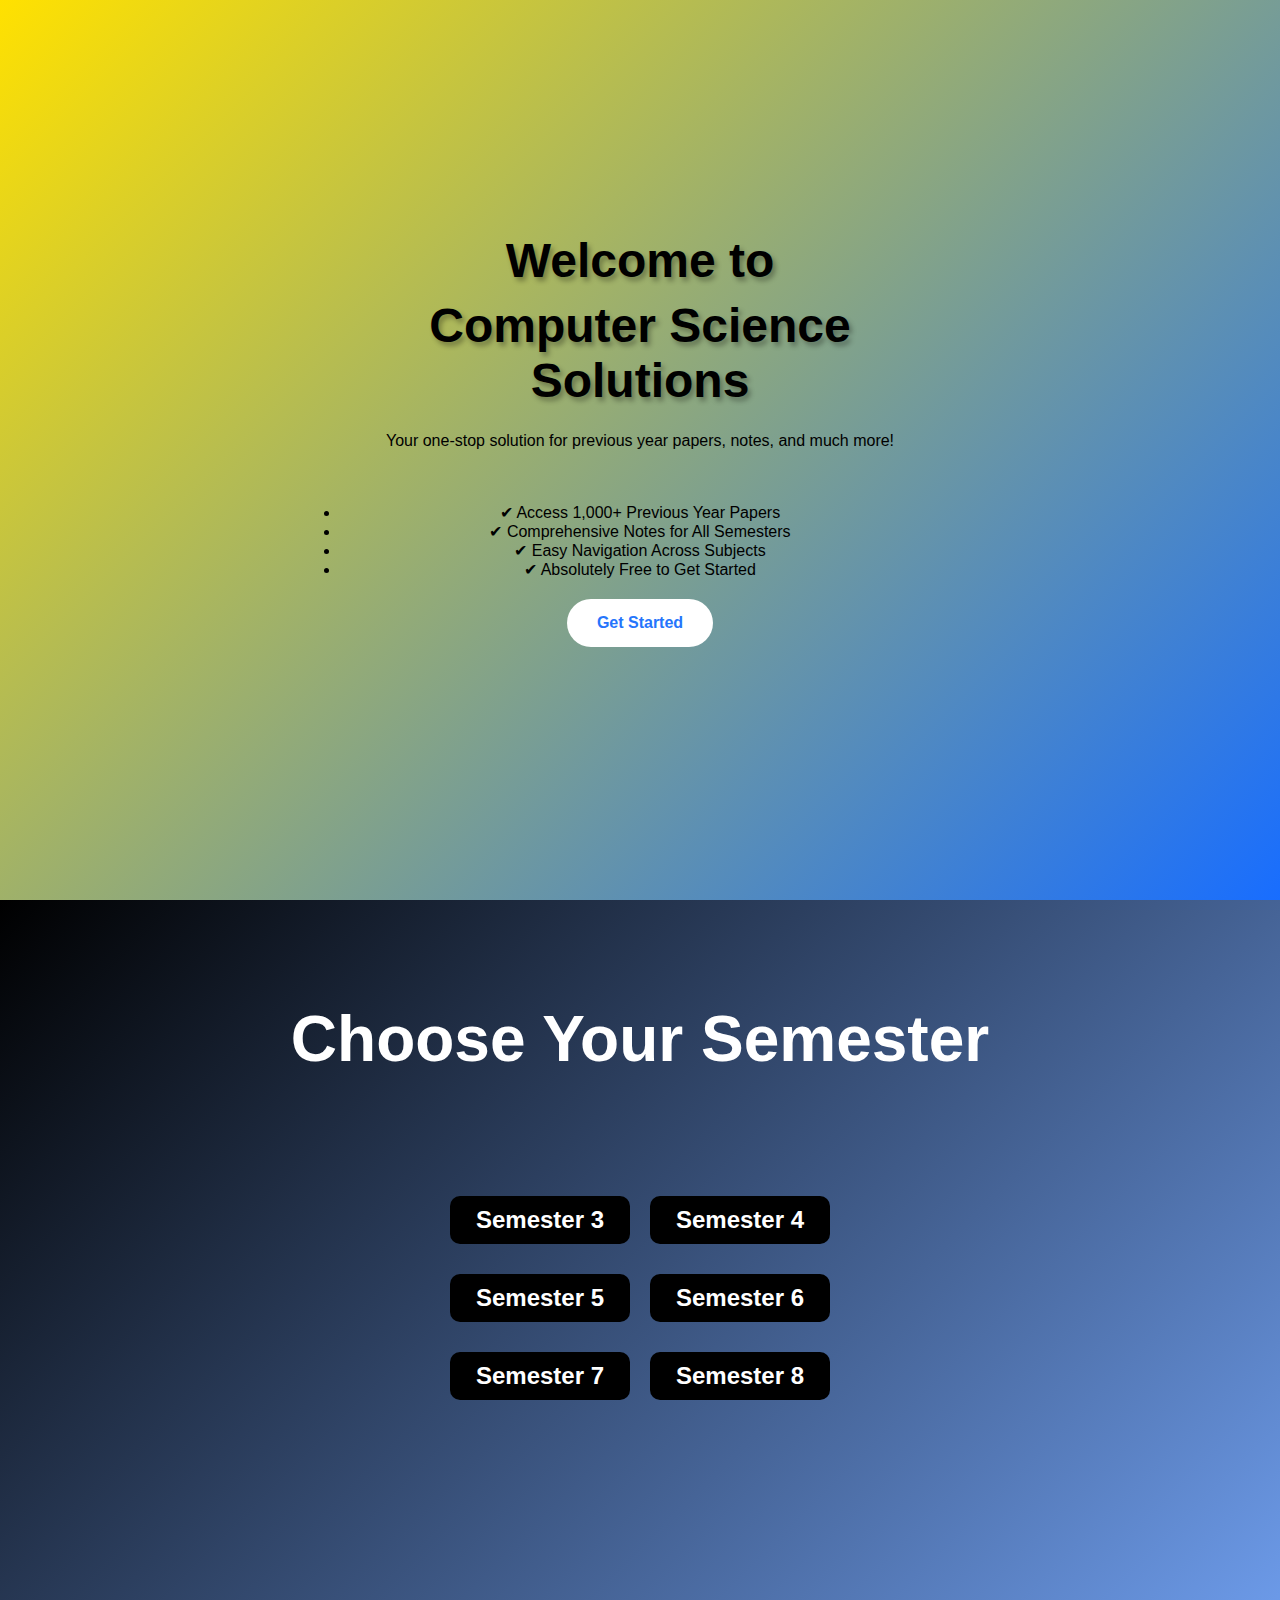
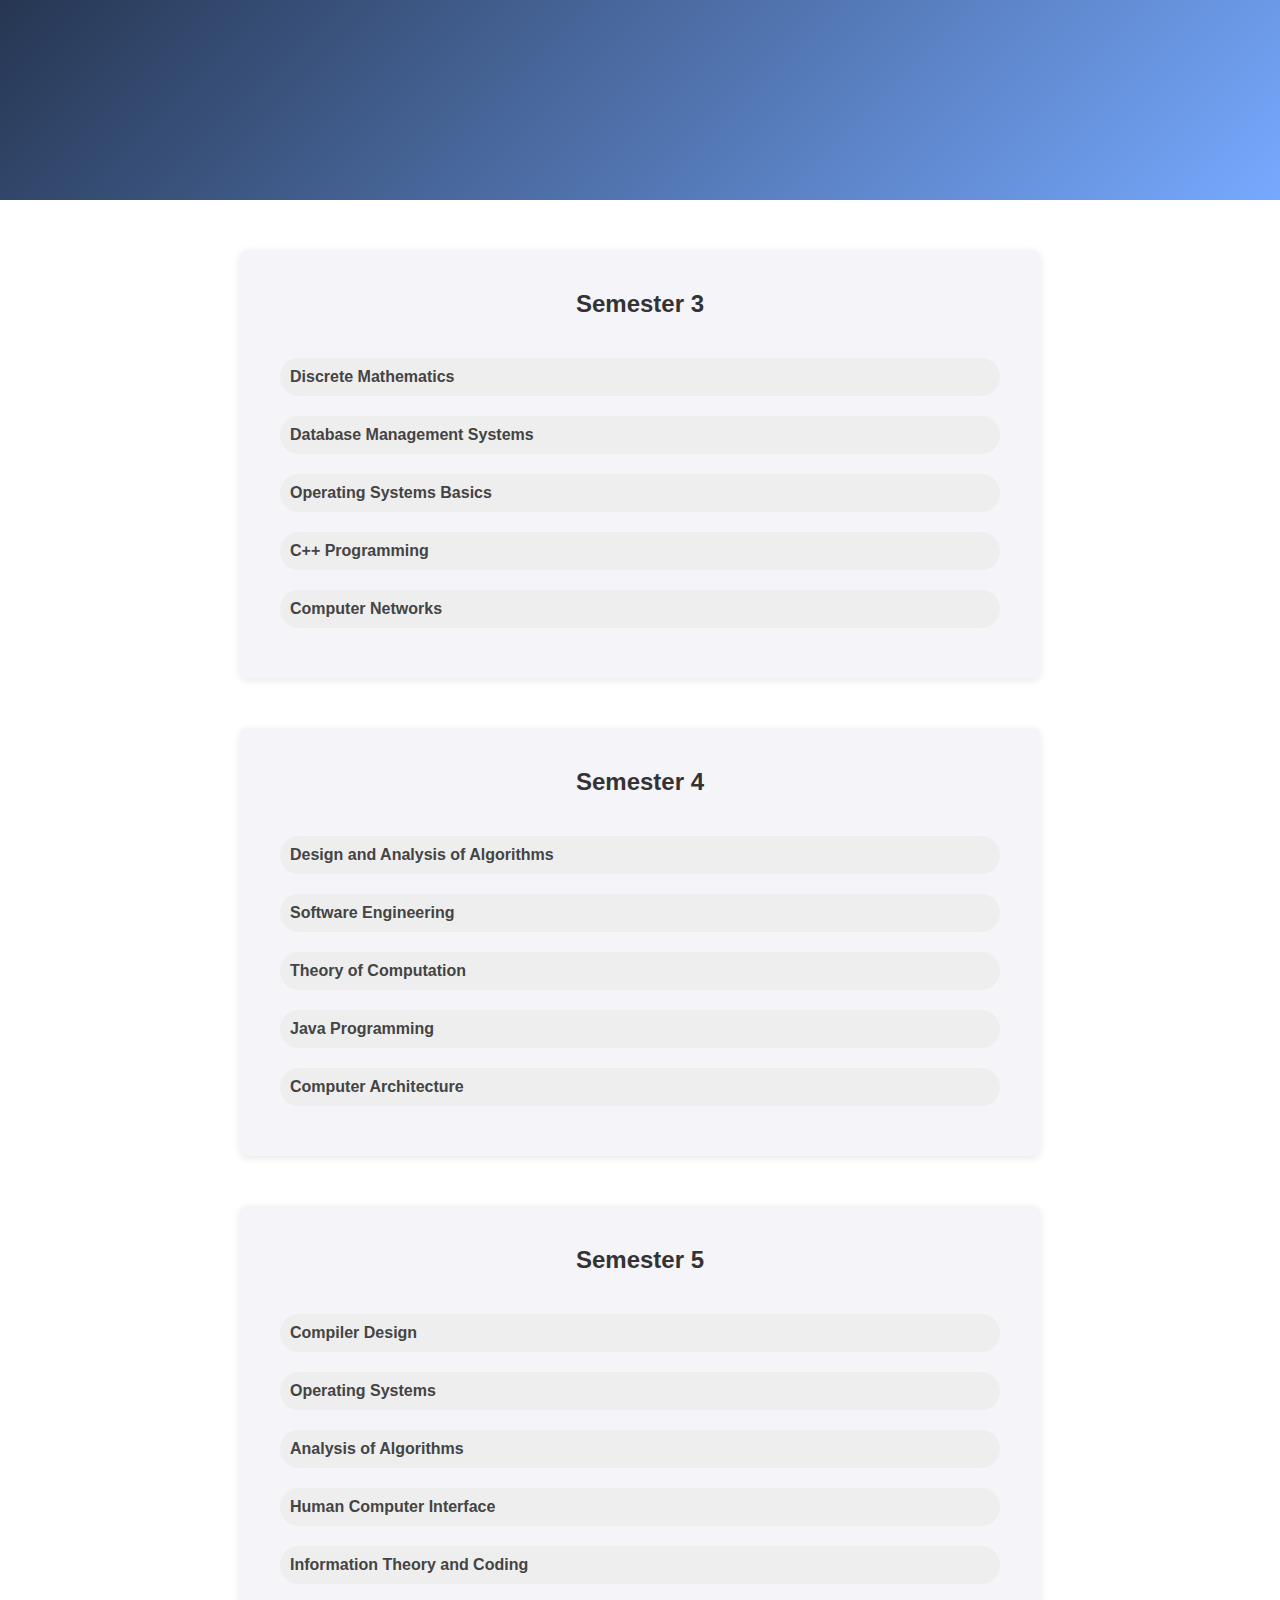
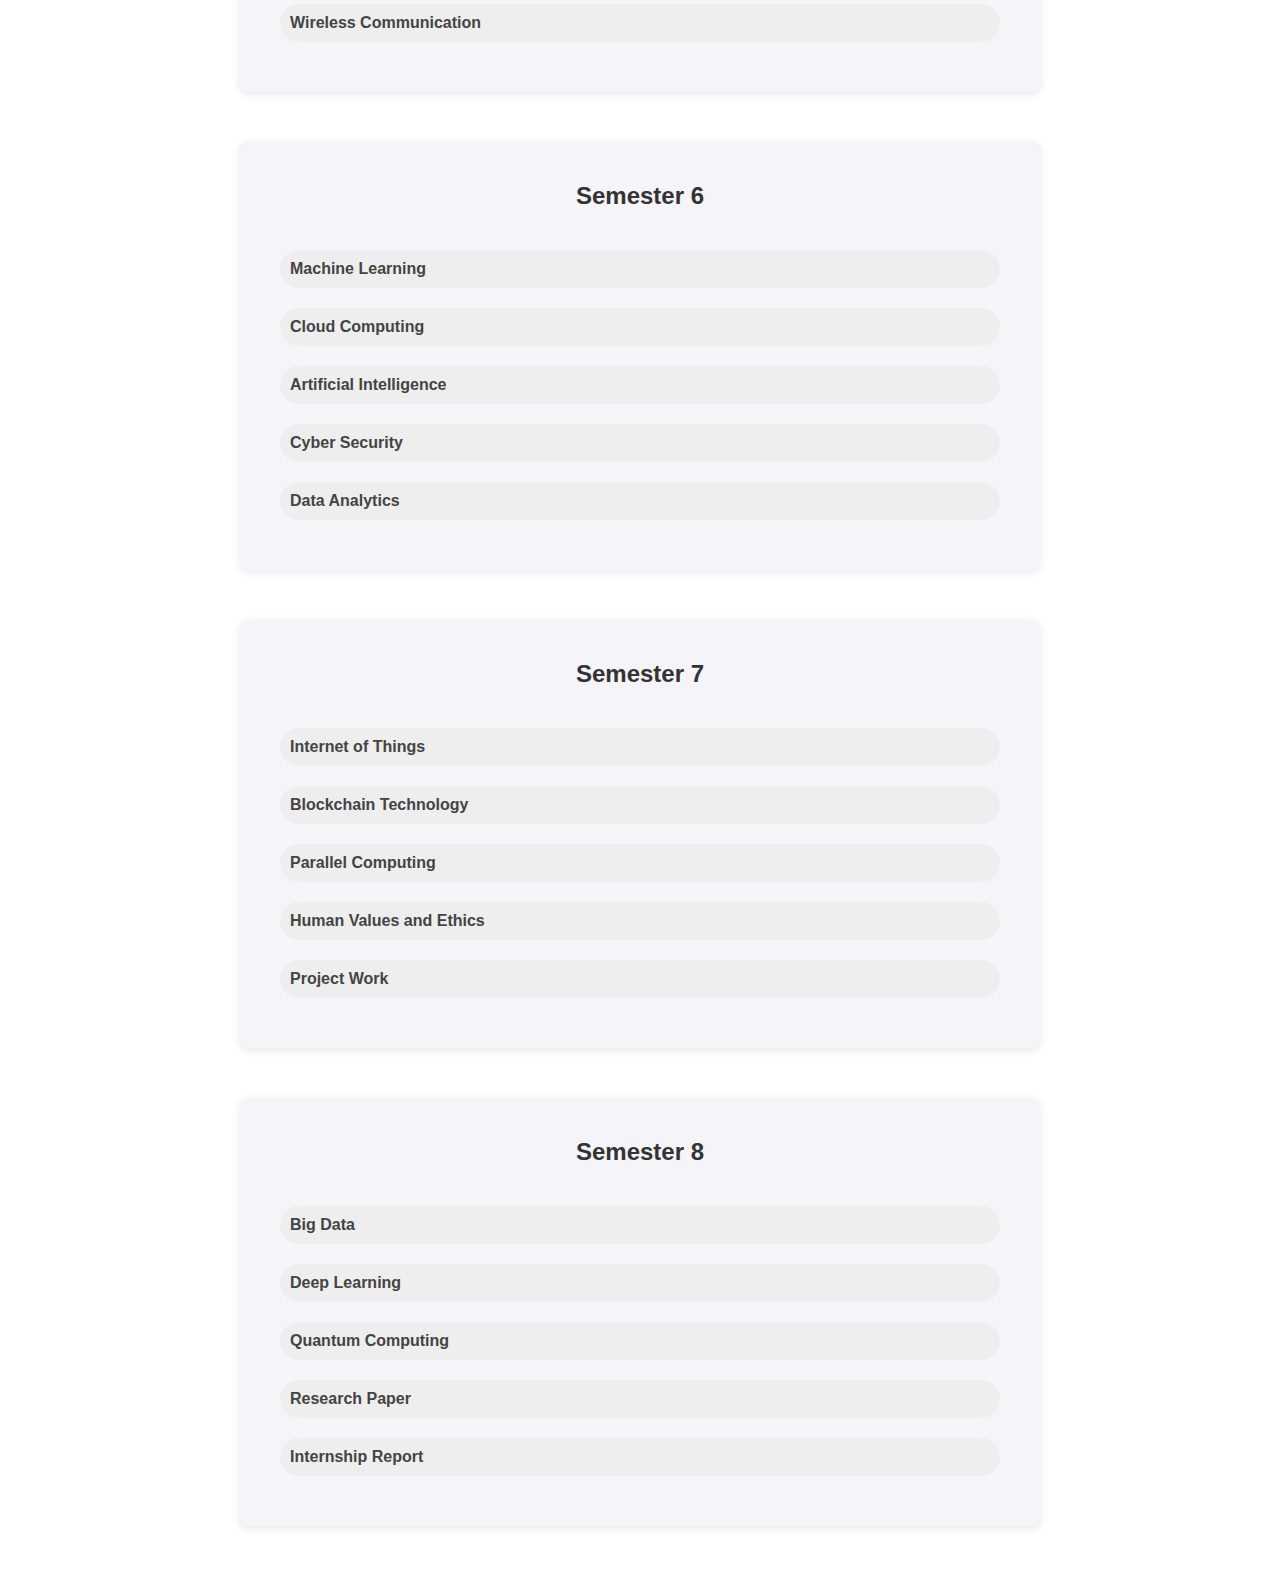
<file: Home/B.Tech/CSE/files/cse.html>
<!DOCTYPE html>
<html lang="en">
<head>
    <meta charset="UTF-8">
    <meta name="viewport" content="width=device-width, initial-scale=1.0">
    <title>Computer Science Engineering Solutions</title>
    <link rel="stylesheet" href="style.css">
    <script src="script.js" defer></script>
</head>
<body>
    <!-- Intro Section -->

    <section id="intro">
    <div class="content">
        <!-- Search Bar -->
        <!--
        <div class="search-bar">
            <input type="text" placeholder="Search papers, notes, or subjects..." />
            <button></button>
        </div>
        -->
<!-- Main Heading -->
        <h1>Welcome to</h1>
        <h1>Computer Science Solutions</h1>
        
        <!-- Tagline -->
        <p>Your one-stop solution for previous year papers, notes, and much more!</p>

        <!-- Key Features (Bullet Points) -->
        <ul class="features-list">
            <li>✔ Access 1,000+ Previous Year Papers</li>
            <li>✔ Comprehensive Notes for All Semesters</li>
            <li>✔ Easy Navigation Across Subjects</li>
            <li>✔ Absolutely Free to Get Started</li>
        </ul>

        <!-- Call-to-Action Button -->
        <button onclick="scrollToSection('semesters')">Get Started</button>
    </div>
</section>

    <!-- Scroll to Top Button -->
    <a href="#" id="scrollToTop" class="scroll-arrow">⬆</a>

    <!-- Semesters Section -->
     <section id="semesters">    
        <h2>Choose Your Semester</h2>  
        <div class="semester-buttons-container"></div>  
        <div class="semester-buttons">    
            <div class="column">
                <button onclick="scrollToSection('semester3')">Semester 3</button>
                <button onclick="scrollToSection('semester5')">Semester 5</button>
                <button onclick="scrollToSection('semester7')">Semester 7</button>
    
            </div>
            <div class="column">
                <button onclick="scrollToSection('semester4')">Semester 4</button>
                <button onclick="scrollToSection('semester6')">Semester 6</button>
                <button onclick="scrollToSection('semester8')">Semester 8</button>
            </div>
        </div>
    </div> 
    </section>
    

    <!-- Semester Sections -->
    
    <section id="semester3">
        <h2>Semester 3</h2>
        <ul>
            <button class="accordion">Discrete Mathematics</button>
            <div class="panel">
                <ul>
                    <li><a href="/path/to/discrete_math.pdf" download>Download Discrete Mathematics</a></li>
                </ul>
            </div>
            <button class="accordion">Database Management Systems</button>
            <div class="panel">
                <ul>
                    <li><a href="/path/to/dbms.pdf" download>Download Database Management Systems</a></li>
                </ul>
            </div>
            <button class="accordion">Operating Systems Basics</button>
            <div class="panel">
                <ul>
                    <li><a href="/path/to/os_basics.pdf" download>Download Operating Systems Basics</a></li>
                </ul>
            </div>
            <button class="accordion">C++ Programming</button>
            <div class="panel">
                <ul>
                    <li><a href="/path/to/cplusplus.pdf" download>Download C++ Programming</a></li>
                </ul>
            </div>
            <button class="accordion">Computer Networks</button>
            <div class="panel">
                <ul>
                    <li><a href="/path/to/computer_networks.pdf" download>Download Computer Networks</a></li>
                </ul>
            </div>
        </ul>
    </section>
    
    <section id="semester4">
        <h2>Semester 4</h2>
        <ul>
            <button class="accordion">Design and Analysis of Algorithms</button>
            <div class="panel">
                <ul>
                    <li><a href="/path/to/design_analysis.pdf" download>Download Design and Analysis of Algorithms</a></li>
                </ul>
            </div>
            <button class="accordion">Software Engineering</button>
            <div class="panel">
                <ul>
                    <li><a href="/path/to/software_engineering.pdf" download>Download Software Engineering</a></li>
                </ul>
            </div>
            <button class="accordion">Theory of Computation</button>
            <div class="panel">
                <ul>
                    <li><a href="/path/to/theory_of_computation.pdf" download>Download Theory of Computation</a></li>
                </ul>
            </div>
            <button class="accordion">Java Programming</button>
            <div class="panel">
                <ul>
                    <li><a href="/path/to/java.pdf" download>Download Java Programming</a></li>
                </ul>
            </div>
            <button class="accordion">Computer Architecture</button>
            <div class="panel">
                <ul>
                    <li><a href="/path/to/computer_architecture.pdf" download>Download Computer Architecture</a></li>
                </ul>
            </div>
        </ul>
    </section>
    
    <section id="semester5">
        <h2>Semester 5</h2>
        <ul>
            <button class="accordion">Compiler Design</button>
            <div class="panel">
                <ul>
                    <li><a href="---------------" target="_blank">Compiler Design Notes PDF</a></li>
                    <li><a href="files/CompilerDesign/cd_previous_year_paper.pdf" target="_blank">Compiler Design Previous Year Paper</a></li>
                    <li><a href="files/CompilerDesign/cd_solutions.pdf" target="_blank">Compiler Design PYP- 2022 Solution</a></li>
                </ul>
            </div>
    
            <button class="accordion">Operating Systems</button>
            <div class="panel">
                <ul>
                    <li><a href="./OS/OS_Notes.pdf" target="_blank">OS Notes PDF</a></li>
                    <li><a href="./OS/OS23.pdf" target="_blank">OS PYP- 2023 Solution</a></li>
                    <li><a href="./OS/OS24.pdf" target="_blank">OS PYP- 2024 Solution</a></li>
                </ul>
            </div>
    
            <button class="accordion">Analysis of Algorithms</button>
            <div class="panel">
                <ul>
                    <li><a href="./AOA/AOA Most questions.pdf" target="_blank">AOA Most questions</a></li>
                    <li><a href="./AOA/AOA_Part1.pdf" target="_blank">AOA Previous Year Paper</a></li>
                    <li><a href="./AOA/AOA_Part2.pdf" target="_blank">AOA PYP- 2022 Solution</a></li>
                    <li><a href="./AOA/AOA_Part3.pdf" target="_blank">AOA PYP- 2022 Solution</a></li>
                </ul>
            </div>
            
            <button class="accordion">Human Computer Interface</button>
            <div class="panel">
                <ul>
                    <li><a href="./HCI/hci_notes.pdf" target="_blank">Human Computer Interface Notes PDF</a></li>
                    <li><a href="files/HCI/hci_previous_year_paper.pdf" target="_blank">Human Computer Interface Previous Year Paper</a></li>
                    <li><a href="files/HCI/hci_solutions.pdf" target="_blank">Human Computer Interface PYP- 2022 Solution</a></li>
                </ul>
            </div>
            
            <button class="accordion">Information Theory and Coding</button>
            <div class="panel">
                <ul>
                    <li><a href="files/ITC/itc_notes.pdf" target="_blank">ITC Notes PDF</a></li>
                    <li><a href="files/ITC/itc_previous_year_paper.pdf" target="_blank">ITC Previous Year Paper</a></li>
                    <li><a href="files/ITC/itc_solutions.pdf" target="_blank">ITC PYP- 2022 Solution</a></li>
                </ul>
            </div>
    
            <button class="accordion">Wireless Communication</button>
            <div class="panel">
                <ul>
                    <li><a href="files/WC/wc_notes.pdf" target="_blank">Wireless Communication Notes PDF</a></li>
                    <li><a href="files/WC/wc_previous_year_paper.pdf" target="_blank">Wireless Communication Previous Year Paper</a></li>
                    <li><a href="files/WC/wc_solutions.pdf" target="_blank">Wireless Communication PYP- 2022 Solution</a></li>
                </ul>
            </div>
        </ul>
    </section>

    <section id="semester6">
        <h2>Semester 6</h2>
        <ul>
            <button class="accordion">Machine Learning</button>
            <div class="panel">
                <ul>
                    <li><a href="files/ML/ml_notes.pdf" target="_blank">Machine Learning Notes PDF</a></li>
                    <li><a href="files/ML/ml_previous_year_paper.pdf" target="_blank">Machine Learning Previous Year Paper</a></li>
                    <li><a href="files/ML/ml_solutions.pdf" target="_blank">Machine Learning PYP- 2022 Solution</a></li>
                </ul>
            </div>

            <button class="accordion">Cloud Computing</button>
            <div class="panel">
                <ul>
                    <li><a href="files/CC/cc_notes.pdf" target="_blank">Cloud Computing Notes PDF</a></li>
                    <li><a href="files/CC/cc_previous_year_paper.pdf" target="_blank">Cloud Computing Previous Year Paper</a></li>
                    <li><a href="files/CC/cc_solutions.pdf" target="_blank">Cloud Computing PYP- 2022 Solution</a></li>
                </ul>
            </div>

            <button class="accordion">Artificial Intelligence</button>
            <div class="panel">
                <ul>
                    <li><a href="files/AI/ai_notes.pdf" target="_blank">Artificial Intelligence Notes PDF</a></li>
                    <li><a href="files/AI/ai_previous_year_paper.pdf" target="_blank">Artificial Intelligence Previous Year Paper</a></li>
                    <li><a href="files/AI/ai_solutions.pdf" target="_blank">Artificial Intelligence PYP- 2022 Solution</a></li>
                </ul>
            </div>

            <button class="accordion">Cyber Security</button>
            <div class="panel">
                <ul>
                    <li><a href="files/CS/cs_notes.pdf" target="_blank">Cyber Security Notes PDF</a></li>
                    <li><a href="files/CS/cs_previous_year_paper.pdf" target="_blank">Cyber Security Previous Year Paper</a></li>
                    <li><a href="files/CS/cs_solutions.pdf" target="_blank">Cyber Security PYP- 2022 Solution</a></li>
                </ul>
            </div>

            <button class="accordion">Data Analytics</button>
            <div class="panel">
                <ul>
                    <li><a href="files/DA/da_notes.pdf" target="_blank">Data Analytics Notes PDF</a></li>
                    <li><a href="files/DA/da_previous_year_paper.pdf" target="_blank">Data Analytics Previous Year Paper</a></li>
                    <li><a href="files/DA/da_solutions.pdf" target="_blank">Data Analytics PYP- 2022 Solution</a></li>
                </ul>
            </div>
        </ul>
    </section>
    
    <section id="semester7">
        <h2>Semester 7</h2>
        <ul>
            <button class="accordion">Internet of Things</button>
            <div class="panel">
                <ul>
                    <li><a href="/path/to/iot.pdf" download>Download Internet of Things</a></li>
                </ul>
            </div>
            <button class="accordion">Blockchain Technology</button>
            <div class="panel">
                <ul>
                    <li><a href="/path/to/blockchain.pdf" download>Download Blockchain Technology</a></li>
                </ul>
            </div>
            <button class="accordion">Parallel Computing</button>
            <div class="panel">
                <ul>
                    <li><a href="/path/to/parallel_computing.pdf" download>Download Parallel Computing</a></li>
                </ul>
            </div>
            <button class="accordion">Human Values and Ethics</button>
            <div class="panel">
                <ul>
                    <li><a href="/path/to/human_values.pdf" download>Download Human Values and Ethics</a></li>
                </ul>
            </div>
            <button class="accordion">Project Work</button>
            <div class="panel">
                <ul>
                    <li><a href="/path/to/project.pdf" download>Download Project Work</a></li>
                </ul>
            </div>
        </ul>
    </section>
    
    <section id="semester8">
        <h2>Semester 8</h2>
        <ul>
            <button class="accordion">Big Data</button>
            <div class="panel">
                <ul>
                    <li><a href="/path/to/big_data.pdf" download>Download Big Data</a></li>
                </ul>
            </div>
            <button class="accordion">Deep Learning</button>
            <div class="panel">
                <ul>
                    <li><a href="/path/to/deep_learning.pdf" download>Download Deep Learning</a></li>
                </ul>
            </div>
            <button class="accordion">Quantum Computing</button>
            <div class="panel">
                <ul>
                    <li><a href="/path/to/quantum_computing.pdf" download>Download Quantum Computing</a></li>
                </ul>
            </div>
            <button class="accordion">Research Paper</button>
            <div class="panel">
                <ul>
                    <li><a href="/path/to/research_paper.pdf" download>Download Research Paper</a></li>
                </ul>
            </div>
            <button class="accordion">Internship Report</button>
            <div class="panel">
                <ul>
                    <li><a href="/path/to/internship_report.pdf" download>Download Internship Report</a></li>
                </ul>
            </div>
        </ul>
    </section>

    <script>
        // Smooth Scroll Function
        function scrollToSection(sectionId) {
            const section = document.getElementById(sectionId);
            section.scrollIntoView({ behavior: 'smooth' });
        }
    </script>
</body>
</html></section>
</file>
<file: styles.css>
/* General Styles */
body {
    margin: 0;
    font-family: 'Poppins', sans-serif; /* Modern and clean font */
    line-height: 1.8;
    background-color: #f8f9fa; /* Light, neutral background */
    color: #333; /* Dark text for contrast */
    overflow-x: hidden;
}

/* Header */
header {
    background: linear-gradient(to bottom right,#00aaff, #00ff5e); /* Soft pastel gradient */
    color: #ffffff;
    text-align: center;
    padding: 3rem 2rem;
    border-bottom-left-radius: 50px;
    border-bottom-right-radius: 50px;
}

header h1 {
    font-size: 3rem;
    font-weight: bold;
    margin-bottom: 1rem;
}

header h1 span {
    color: #333; /* Darker accent for contrast */
    background: #fff; /* White highlight */
    padding: 5px 15px;
    border-radius: 10px;
}

header p {
    font-size: 1.2rem;
    margin-top: 1rem;
    color: #f1f1f1;
}

/* Navbar */
.navbar {
    background-color: #ffffff; /* Clean white navbar */
    padding: 1rem 0;
    position: sticky;
    top: 0;
    z-index: 10;
    box-shadow: 0 2px 5px rgba(0, 0, 0, 0.1);
}

.navbar ul {
    list-style: none;
    margin: 0;
    padding: 0;
    display: flex;
    justify-content: center;
    gap: 2rem;
}

.navbar ul li a {
    color: #555; /* Subtle, modern color */
    text-decoration: none;
    font-weight: bold;
    font-size: 1rem;
    text-transform: uppercase;
    transition: all 0.3s ease;
}

.navbar ul li a:hover {
    color: #00a8cc; /* Vibrant highlight */
}

/* Courses Section */
.courses {
    padding: 4rem 2rem;
    background: #f4f8ff; /* Light blue pastel background */
    text-align: center;
    border-radius: 20px;
    margin: 2rem;
    box-shadow: 0 10px 20px rgba(0, 0, 0, 0.1);
}

.courses h2 {
    font-size: 2.5rem;
    font-weight: bold;
    color: #333; /* Dark text for focus */
    margin-bottom: 2rem;
}

.course-buttons {
    display: flex;
    justify-content: center;
    gap: 20px;
    flex-wrap: wrap;
}

.course-buttons button {
    padding: 15px 30px;
    font-size: 16px;
    font-weight: bold;
    color: #ffffff;
    background: linear-gradient(45deg, #00c6ff, #0072ff); /* Vibrant blue gradient */
    border: none;
    border-radius: 25px;
    cursor: pointer;
    box-shadow: 0 5px 15px rgba(0, 0, 0, 0.2);
    transition: all 0.3s ease-in-out;
}

.course-buttons button:hover {
    transform: scale(1.05);
    box-shadow: 0 10px 25px rgba(0, 0, 0, 0.3);
}

/* Features Section */
.features {
    padding: 4rem 2rem;
    background: #ffffff; /* Clean white section */
    text-align: center;
    color: #555;
    border-radius: 20px;
    margin: 2rem;
    box-shadow: 0 10px 20px rgba(0, 0, 0, 0.1);
}

.features h2 {
    font-size: 2.5rem;
    font-weight: bold;
    color: #333; /* Darker heading */
    margin-bottom: 2rem;
}

.features ul {
    list-style: none;
    padding: 0;
    margin: 0 auto;
    max-width: 700px;
}

.features li {
    margin: 15px 0;
    font-size: 1.1rem;
    font-weight: bold;
    color: #555;
    background: #f8f9fa;
    padding: 10px 20px;
    border-radius: 10px;
    box-shadow: 0 2px 5px rgba(0, 0, 0, 0.1);
}

/* Contact Section */
.contact {
    padding: 4rem 2rem;
    background: linear-gradient(to bottom, #a1c4fd, #c2e9fb); /* Light blue gradient */
    text-align: center;
    color: #333;
    border-radius: 20px;
    margin: 2rem;
    box-shadow: 0 10px 20px rgba(0, 0, 0, 0.1);
}

.contact h2 {
    font-size: 2.5rem;
    font-weight: bold;
    margin-bottom: 2rem;
    color: #333; /* Darker heading */
}

.contact p {
    font-size: 1.2rem;
    margin-bottom: 1.5rem;
    color: #555;
}

/* Footer */
.footer {
    background-color: #f8f9fa; /* Light footer */
    color: #555;
    text-align: center;
    padding: 1.5rem;
    border-top: 1px solid #ddd;
    margin-top: 2rem;
}

.footer p {
    font-size: 1rem;
    font-weight: bold;
}

/* Responsive Design */
@media (max-width: 768px) {
    .semester-buttons {
        flex-direction: column;
        align-items: center;
    }

    .column {
        flex-direction: row;
        flex-wrap: wrap;
        justify-content: center;
        gap: 20px;
    }

    .column button {
        margin-top: 0 !important;
    }
}
</file>
<file: Login/login.css>
/* styles.css */
body {
    font-family: Arial, sans-serif;
    background-color: #f6f6f6;
    display: flex;
    align-items: center;
    justify-content: center;
    height: 100vh;
  }
  
  .login-container {
    background: white;
    padding: 30px;
    border-radius: 12px;
    box-shadow: 0 0 15px rgba(0,0,0,0.1);
    width: 350px;
    text-align: center;
  }
  
  .login-container input {
    width: 100%;
    padding: 12px;
    margin-top: 10px;
    border: 1px solid #ccc;
    border-radius: 6px;
  }
  
  .login-container button {
    width: 100%;
    padding: 12px;
    background-color: #1a73e8;
    color: white;
    border: none;
    border-radius: 6px;
    margin-top: 15px;
    cursor: pointer;
  }
</file>
<file: Home/B.Tech/CE/ce.css>
/* General Styles */
* {
    margin: 0;
    padding: 0;
    box-sizing: border-box;
}

body {
    font-family: 'Arial', sans-serif;
    scroll-behavior: smooth;
}

/* Scroll Arrow Section */
.scroll-arrow {
    position: fixed;
    right: 50px; /* Adjusted to move the arrow to the right middle */
    bottom: 50%;
    display: none;
    background-color: #2c3e50;
    color: white;
    border-radius: 50%;
    text-align: center;
    text-decoration: none;
    font-size: 50px;
    box-shadow: 0 4px 8px rgba(0, 0, 0, 0.2);
    z-index: 1000;
    cursor: pointer;
    transition: background-color 0.3s;
    width: 50px;
    height: 50px;
    line-height: 50px;
    padding: 0;
}

.scroll-arrow:hover {
    background-color: #34495e;
}

.semester-buttons {
    display: flex;
    flex-wrap: wrap;
    justify-content: space-between;
    gap: 20px; /* Space between buttons */
}

.semester-buttons button {
    flex: 1 1 calc(50% - 20px); /* Two columns with space between */
    padding: 15px 25px;
    font-size: 1.5rem; /* Adjusted for readability */
    background-color: #2980b9;
    color: white;
    border: none;
    border-radius: 10px;
    cursor: pointer;
    margin-top: 20px;
    transition: transform 0.2s, background-color 0.3s;
}

#intro {
    height: 100vh; /* Full-screen height */
    background: linear-gradient(135deg, #ff00d4, #0099ff);
    display: flex;
    justify-content: center;
    align-items: center;
    color: white;
    text-align: center;
    padding: 50px 20px; /* Consistent padding */
}

#intro .content {
    max-width: 600px; /* Limit the content width */
    margin-top: -20px;
}

#intro h1 {
    font-size: clamp(1.5rem, 5vw, 3rem);
    margin-bottom:10px;
    text-shadow: 3px 4px 5px rgba(0, 0, 0, 0.3); /* Subtle text shadow */
}

#intro p {
    font-size: clamp(2.5rem, 3rem);
    margin-top: 20px;
    margin-bottom: 50px;
    line-height: 1.6;
}


/* Button Styles */
button {
    padding: 15px 30px;
    position: relative;
    margin-top: 20px;
    font-size: 1rem;
    color: #2575fc;
    background-color: white;
    border: none;
    border-radius: 25px;
    cursor: pointer;
    font-weight: bold;
    transition: all 0.3s ease;
}

button:hover {
    background-color: #f1f1f1;
    transform: translateY(-3px); /* Slight upward motion on hover */
    box-shadow: 0px 5px 15px rgba(0, 0, 0, 0.2);
}

/* Semesters Section */

#semesters {
    min-height: 100vh;
    display: flex;
    flex-direction: column;
    justify-content: flex-start;
    align-items: center;
    padding: 40px 20px;
    gap: 30px;
    background: linear-gradient(135deg, #000000, #68a0ffe7); /* Gradient background */
    text-align: center;
    color: #383636;
}

#semesters h2 {
    font-size: clamp(3rem, 5vw, 5rem);
    margin-bottom: 10px;
    margin-top: 5%;
    color: #ffffff;
}
.semester-buttons-container {
    display: flex;
    flex-direction: column;
    align-items: center;
    justify-content: center;
    width: 100%;
    max-width: 1200px;
    margin: 0 auto; /* Horizontal centering */
    text-align: center;
}

.semester-buttons {
    display: grid;
    grid-template-columns: repeat(auto-fit, minmax(120px, 1fr));
    gap: 20px;
    justify-items: center;
    max-width: 600px;
    margin-top: 30px;
}

.column {
    display: flex;
    flex-direction: column;
}

.semester-buttons button {
    padding: 10px 20px;
    font-size: 1.5rem;
    width: 180px;
    border-radius: 10px;
    background-color: black;
    color: white;
    border: none;
    cursor: pointer;
    transition: all 0.3s ease-in-out;
}

/* 👇 Add this below - Responsive Styles */
@media (max-width: 768px) {
    .semester-buttons button {
        width: 140px;
        font-size: 1.2rem;
        padding: 8px 16px;
    }
}

@media (max-width: 480px) {
    .semester-buttons {
        grid-template-columns: repeat(auto-fit, minmax(120px, 1fr));
    }

    .semester-buttons button {
        width: 100%;
        font-size: 1rem;
        padding: 6px 12px;
    }
}

.semester-buttons button:hover {
    background-color: #222;
}

/* Only apply top margin to buttons except the first one in each column */
.column button:not(:first-child) {
    margin-top: 30px;
}

.semester-buttons button:hover {
    background-color: #00aecd;
    transform: scale(1.05);
}


/* Semester 3 Section */
#semester3 {
    margin: 50px auto; /* Consistent spacing around the section */
    padding: 40px;
    max-width: 800px;
    background-color: #ecf0f1;
    border-radius: 8px;
    box-shadow: 0 2px 8px rgba(0, 0, 0, 0.1); /* Slightly deeper shadow */
}

#semester3 h2 {
    text-align: center;
    color: #2d2d2d;
    margin-bottom: 30px; /* Consistent spacing */
}

#semester3 ul {
    list-style: none;
    padding: 0;
}

#semester3 li {
    margin: 15px 0; /* Consistent spacing between items */
}

#semester3 li a {
    text-decoration: none;
    color: #2980b9;
    font-weight: bold;
    transition: color 0.3s;
}

#semester3 li a:hover {
    color: #1f618d;
}

/* Semester 4 Section */
#semester4 {
    margin: 50px auto; /* Consistent spacing around the section */
    padding: 40px;
    max-width: 800px;
    background-color: #ecf0f1;
    border-radius: 8px;
    box-shadow: 0 2px 8px rgba(0, 0, 0, 0.1); /* Slightly deeper shadow */
}

#semester4 h2 {
    text-align: center;
    color: #333;
    margin-bottom: 30px; /* Consistent spacing */
}

#semester4 ul {
    list-style: none;
    padding: 0;
}

#semester4 li {
    margin: 15px 0; /* Consistent spacing between items */
}

#semester4 li a {
    text-decoration: none;
    color: #2980b9;
    font-weight: bold;
    transition: color 0.3s;
}

#semester4 li a:hover {
    color: #1f618d;
}

/* Semester 5 Section */
#semester5 {
    margin: 50px auto; /* Consistent spacing around the section */
    padding: 40px;
    max-width: 800px;
    background-color: #ecf0f1;
    border-radius: 8px;
    box-shadow: 0 2px 8px rgba(0, 0, 0, 0.1); /* Slightly deeper shadow */
}

#semester5 h2 {
    text-align: center;
    color: #333;
    margin-bottom: 30px; /* Consistent spacing */
}

#semester5 ul {
    list-style: none;
    padding: 0;
}

#semester5 li {
    margin: 15px 0; /* Consistent spacing between items */
}

#semester5 li a {
    text-decoration: none;
    color: #2980b9;
    font-weight: bold;
    transition: color 0.3s;
}

#semester5 li a:hover {
    color: #1f618d;
}

/* Semester 6 Section */
#semester6 {
    margin: 50px auto; /* Consistent spacing around the section */
    padding: 40px;
    max-width: 800px;
    background-color: #ecf0f1;
    border-radius: 8px;
    box-shadow: 0 2px 8px rgba(0, 0, 0, 0.1); /* Slightly deeper shadow */
}

#semester6 h2 {
    text-align: center;
    color: #333;
    margin-bottom: 30px; /* Consistent spacing */
}

#semester6 ul {
    list-style: none;
    padding: 0;
}

#semester6 li {
    margin: 15px 0; /* Consistent spacing between items */
}

#semester6 li a {
    text-decoration: none;
    color: #2980b9;
    font-weight: bold;
    transition: color 0.3s;
}

#semester6 li a:hover {
    color: #1f618d;
}

/* Semester 7 Section */
#semester7 {
    margin: 50px auto; /* Consistent spacing around the section */
    padding: 40px;
    max-width: 800px;
    background-color: #ecf0f1;
    border-radius:8px;
    box-shadow: 0 2px 8px rgba(0, 0, 0, 0.1); /* Slightly deeper shadow */
}

#semester7 h2 {
    text-align: center;
    color: #333;
    margin-bottom: 30px; /* Consistent spacing */
}

#semester7 ul {
    list-style: none;
    padding: 0;
}

#semester7 li {
    margin: 15px 0; /* Consistent spacing between items */
}

#semester7 li a {
    text-decoration: none;
    color: #2980b9;
    font-weight: bold;
    transition: color 0.3s;
}

#semester7 li a:hover {
    color: #1f618d;
}

/* Semester 8 Section */
#semester8 {
    margin: 50px auto; /* Consistent spacing around the section */
    padding: 40px;
    max-width: 800px;
    background-color: #ecf0f1;
    border-radius: 8px;
    box-shadow: 0 2px 8px rgba(0, 0, 0, 0.1); /* Slightly deeper shadow */
}

#semester8 h2 {
    text-align: center;
    color: #333;
    margin-bottom: 30px; /* Consistent spacing */
}

#semester8 ul {
    list-style: none;
    padding: 0;
}

#semester8 li {
    margin: 15px 0; /* Consistent spacing between items */
}

#semester8 li a {
    text-decoration: none;
    color: #007bff;
    font-weight: bold;
    transition: color 0.3s;
}

#semester8 li a:hover {
    color: #0056b3;
}

/* Basic styles for the accordion */
.accordion {
    background-color: #dfdcdc;
    color: #1f1e1e;
    cursor: pointer;
    padding: 10px;
    width: 100%;
    border: none;
    text-align: left;
    outline: none;
    transition: background-color 0.3s;
    margin: 10px 0; /* Increased margin for more space between buttons */
}

.accordion:hover {
    background-color: #ccc;
}

.panel {
    display: none;
    overflow: hidden;
    background-color: #f9f9f9;
    padding: 10px;
    margin-bottom: 10px;
}

/* Responsive Design */
@media (max-width: 768px) {
    .semester-buttons {
        flex-direction: column;
        align-items: center;
    }

    .column {
        flex-direction: row;
        flex-wrap: wrap;
        justify-content: center;
        gap: 20px;
    }

    .column button {
        margin-top: 0 !important;
    }
}
</file>
<file: Home/B.Tech/CTO/cto.css>
body {
    font-family: 'Segoe UI', sans-serif;
    margin: 0;
    padding: 0;
    background: #f2f2f2;
    color: #333;
}

#intro {
    background: #0355c2;
    color: white;
    text-align: center;
    padding: 3rem 1rem;
}

#intro h1 {
    font-size: 2.5rem;
    margin-bottom: 0.5rem;
}

#intro p {
    font-size: 1.2rem;
    margin: 1rem 0;
}

.features {
    list-style: none;
    padding: 0;
    margin: 1rem 0;
}

.features li {
    margin: 0.5rem 0;
    font-size: 1rem;
}

button {
    background-color: #007bff;
    color: white;
    padding: 0.6rem 1.2rem;
    margin: 0.5rem;
    border: none;
    border-radius: 6px;
    cursor: pointer;
    transition: background 0.3s;
}

button:hover {
    background-color: #0056b3;
}

#scrollToTop {
    position: fixed;
    bottom: 20px;
    right: 20px;
    font-size: 1.5rem;
    text-decoration: none;
    background: #333;
    color: white;
    padding: 0.5rem 0.7rem;
    border-radius: 50%;
    display: none;
}

#semesters {
    padding: 2rem 1rem;
    background: white;
    text-align: center;
}

/* Semester 1 Section */
#semester1, #semester2 {
    margin: 50px auto;
    padding: 40px;
    max-width: 800px;
    background-color: #f4f4f9;
    border-radius: 10%;
    box-shadow: 0 2px 8px rgba(0, 0, 0, 0.1);
}

#semester1 h2, #semester2 h2 {
    text-align: center;
    color: #333;
    margin-bottom: 30px;
}

#semester1 ul, #semester2 ul {
    list-style: none;
    padding: 0;
}

#semester1 li, #semester2 li {
    margin: 15px 0;
}

#semester1 li a, #semester2 li a {
    text-decoration: none;
    color: #007bff;
    font-weight: bold;
    transition: color 0.3s;
}

#semester1 li a:hover, #semester2 li a:hover {
    color: #0056b3;
}

h2, h3 {
    color: #004aad;
    margin-bottom: 1rem;
}

.semester-buttons {
    display: flex;
    justify-content: center;
    flex-wrap: wrap;
    gap: 1rem;
    margin: 1rem 0;
}

.subject {
    max-width: 600px;
    margin: 0 auto;
}

.accordion {
    background-color: #f1f1f1;
    color: #444;
    cursor: pointer;
    padding: 18px;
    width: 100%;
    border: none;
    text-align: left;
    outline: none;
    font-size: 16px;
    transition: 0.3s;
    border-radius: 12px;
    margin-bottom: 10px;
    box-shadow: 0 2px 5px rgba(0, 0, 0, 0.1);
}

.accordion:hover {
    background-color: #ddd;
}

.panel {
    padding: 0 18px;
    display: none;
    overflow: hidden;
    background-color: #ffffff;
    border-radius: 0 0 12px 12px;
    border: 1px solid #ddd;
    margin-top: -10px;
}

.panel a {
    text-decoration: none;
    color: #007bff;
    font-weight: bold;
}

/* Responsive Design */
@media (max-width: 768px) {
    .semester-buttons {
        flex-direction: column;
        align-items: center;
    }

    .column {
        flex-direction: row;
        flex-wrap: wrap;
        justify-content: center;
        gap: 20px;
    }

    .column button {
        margin-top: 0 !important;
    }
}
</file>
<file: Home/B.Tech/EE/ee.css>
/* General Styles */
* {
    margin: 0;
    padding: 0;
    box-sizing: border-box;
}

body {
    font-family: 'Arial', sans-serif;
    scroll-behavior: smooth;
}

/* Scroll Arrow Section */
.scroll-arrow {
    position: fixed;
    right: 50px;
    bottom: 50%;
    display: none;
    background-color: #333;
    color: white;
    border-radius: 50%;
    text-align: center;
    text-decoration: none;
    font-size: 50px;
    box-shadow: 0 4px 8px rgba(0, 0, 0, 0.2);
    z-index: 1000;
    cursor: pointer;
    transition: background-color 0.3s;
    width: 50px;
    height: 50px;
    line-height: 50px;
    padding: 0;
}

.scroll-arrow:hover {
    background-color: #555;
}

.semester-buttons {
    display: flex;
    flex-wrap: wrap;
    justify-content: space-between;
    gap: 20px;
}

.semester-buttons button {
    flex: 1 1 calc(50% - 20px);
    padding: 15px 25px;
    font-size: 1.5rem;
    background-color: #2575fc;
    color: white;
    border: none;
    border-radius: 10px;
    cursor: pointer;
    transition: transform 0.2s, background-color 0.3s;
}

.column button:not(:first-child) {
    margin-top: 20px;
}

#intro {
    height: 100vh;
    background: linear-gradient(135deg, #2b00ff, #09ff00);
    display: flex;
    justify-content: center;
    align-items: center;
    color: white;
    text-align: center;
    padding: 50px 20px;
}

#intro .content {
    max-width: 600px;
    margin-top: -20px;
}

#intro h1 {
    font-size: clamp(1.5rem, 5vw, 3rem);
    margin-bottom: 10px;
    text-shadow: 3px 4px 5px rgba(0, 0, 0, 0.3);
}

#intro p {
    font-size: clamp(1.rem, 5vw, 3rem);
    margin-top: 20px;
    margin-bottom: 50px;
    line-height: 1.6;
}

/* Button Styles */
button {
    padding: 15px 30px;
    position: relative;
    margin-top: 20px;
    font-size: 1rem;
    color: #2575fc;
    background-color: white;
    border: none;
    border-radius: 25px;
    cursor: pointer;
    font-weight: bold;
    transition: all 0.3s ease;
}

button:hover {
    background-color: #f1f1f1;
    transform: translateY(-3px);
    box-shadow: 0px 5px 15px rgba(0, 0, 0, 0.2);
}

/* Semesters Section */
#semesters {
    min-height: 100vh;
    display: flex;
    flex-direction: column;
    justify-content: flex-start;
    align-items: center;
    padding: 40px 20px;
    gap: 30px;
    background: linear-gradient(135deg, #000000, #68a0ffe7); /* Gradient background */
    text-align: center;
    color: #383636;
}

#semesters h2 {
    font-size: clamp(3rem, 5vw, 5rem);
    margin-bottom: 10px;
    margin-top: 5%;
    color: #ffffff;
}
.semester-buttons-container {
    display: flex;
    flex-direction: column;
    align-items: center;
    justify-content: center;
    width: 100%;
    max-width: 1200px;
    margin: 0 auto; /* Horizontal centering */
    text-align: center;
}

.semester-buttons {
    display: grid;
    grid-template-columns: repeat(auto-fit, minmax(120px, 1fr));
    gap: 20px;
    justify-items: center;
    max-width: 600px;
    margin-top: 30px;
}

.column {
    display: flex;
    flex-direction: column;
}

.semester-buttons button {
    padding: 10px 20px;
    font-size: 1.5rem;
    width: 180px;
    border-radius: 10px;
    background-color: black;
    color: white;
    border: none;
    cursor: pointer;
    transition: all 0.3s ease-in-out;
}

/* 👇 Add this below - Responsive Styles */
@media (max-width: 768px) {
    .semester-buttons button {
        width: 140px;
        font-size: 1.2rem;
        padding: 8px 16px;
    }
}

@media (max-width: 480px) {
    .semester-buttons {
        grid-template-columns: repeat(auto-fit, minmax(120px, 1fr));
    }

    .semester-buttons button {
        width: 100%;
        font-size: 1rem;
        padding: 6px 12px;
    }
}

.semester-buttons button:hover {
    background-color: #222;
}

/* Only apply top margin to buttons except the first one in each column */
.column button:not(:first-child) {
    margin-top: 30px;
}

.semester-buttons button:hover {
    background-color: #00aecd;
    transform: scale(1.05);
}


/* Semester 3 Section */
#semester3 {
    margin: 50px auto; /* Consistent spacing around the section */
    padding: 40px;
    max-width: 800px;
    background-color: #f4f4f9;
    border-radius: 8px;
    box-shadow: 0 2px 8px rgba(0, 0, 0, 0.1); /* Slightly deeper shadow */
}

#semester3 h2 {
    text-align: center;
    color: #333;
    margin-bottom: 30px; /* Consistent spacing */
}

#semester3 ul {
    list-style: none;
    padding: 0;
}

#semester3 li {
    margin: 15px 0; /* Consistent spacing between items */
}

#semester3 li a {
    text-decoration: none;
    color: #007bff;
    font-weight: bold;
    transition: color 0.3s;
}

#semester3 li a:hover {
    color: #0056b3;
}

/* Semester 4 Section */
#semester4 {
    margin: 50px auto; /* Consistent spacing around the section */
    padding: 40px;
    max-width: 800px;
    background-color: #f4f4f9;
    border-radius: 8px;
    box-shadow: 0 2px 8px rgba(0, 0, 0, 0.1); /* Slightly deeper shadow */
}

#semester4 h2 {
    text-align: center;
    color: #333;
    margin-bottom: 30px; /* Consistent spacing */
}

#semester4 ul {
    list-style: none;
    padding: 0;
}

#semester4 li {
    margin: 15px 0; /* Consistent spacing between items */
}

#semester4 li a {
    text-decoration: none;
    color: #007bff;
    font-weight: bold;
    transition: color 0.3s;
}

#semester4 li a:hover {
    color: #0056b3;
}

/* Semester 5 Section */
#semester5 {
    margin: 50px auto; /* Consistent spacing around the section */
    padding: 40px;
    max-width: 800px;
    background-color: #f4f4f9;
    border-radius: 8px;
    box-shadow: 0 2px 8px rgba(0, 0, 0, 0.1); /* Slightly deeper shadow */
}

#semester5 h2 {
    text-align: center;
    color: #333;
    margin-bottom: 30px; /* Consistent spacing */
}

#semester5 ul {
    list-style: none;
    padding: 0;
}

#semester5 li {
    margin: 15px 0; /* Consistent spacing between items */
}

#semester5 li a {
    text-decoration: none;
    color: #007bff;
    font-weight: bold;
    transition: color 0.3s;
}

#semester5 li a:hover {
    color: #0056b3;
}

/* Semester 6 Section */
#semester6 {
    margin: 50px auto; /* Consistent spacing around the section */
    padding: 40px;
    max-width: 800px;
    background-color: #f4f4f9;
    border-radius: 8px;
    box-shadow: 0 2px 8px rgba(0, 0, 0, 0.1); /* Slightly deeper shadow */
}

#semester6 h2 {
    text-align: center;
    color: #333;
    margin-bottom: 30px; /* Consistent spacing */
}

#semester6 ul {
    list-style: none;
    padding: 0;
}

#semester6 li {
    margin: 15px 0; /* Consistent spacing between items */
}

#semester6 li a {
    text-decoration: none;
    color: #007bff;
    font-weight: bold;
    transition: color 0.3s;
}

#semester6 li a:hover {
    color: #0056b3;
}

/* Semester 7 Section */
#semester7 {
    margin: 50px auto; /* Consistent spacing around the section */
    padding: 40px;
    max-width: 800px;
    background-color: #f4f4f9;
    border-radius: 8px;
    box-shadow: 0 2px 8px rgba(0, 0, 0, 0.1); /* Slightly deeper shadow */
}

#semester7 h2 {
    text-align: center;
    color: #333;
    margin-bottom: 30px; /* Consistent spacing */
}

#semester7 ul {
    list-style: none;
    padding: 0;
}

#semester7 li {
    margin: 15px 0; /* Consistent spacing between items */
}

#semester7 li a {
    text-decoration: none;
    color: #007bff;
    font-weight: bold;
    transition: color 0.3s;
}

#semester7 li a:hover {
    color: #0056b3;
}

/* Semester 8 Section */
#semester8 {
    margin: 50px auto; /* Consistent spacing around the section */
    padding: 40px;
    max-width: 800px;
    background-color: #f4f4f9;
    border-radius: 8px;
    box-shadow: 0 2px 8px rgba(0, 0, 0, 0.1); /* Slightly deeper shadow */
}

#semester8 h2 {
    text-align: center;
    color: #333;
    margin-bottom: 30px; /* Consistent spacing */
}

#semester8 ul {
    list-style: none;
    padding: 0;
}

#semester8 li {
    margin: 15px 0; /* Consistent spacing between items */
}

#semester8 li a {
    text-decoration: none;
    color: #007bff;
    font-weight: bold;
    transition: color 0.3s;
}

#semester8 li a:hover {
    color: #0056b3;
}

/* Basic styles for the accordion */
.accordion {
    background-color: #eee;
    color: #444;
    cursor: pointer;
    padding: 10px;
    width: 100%;
    border: none;
    text-align: left;
    outline: none;
    transition: background-color 0.3s;
    margin: 10px 0; /* Increased margin for more space between buttons */
}

.accordion:hover {
    background-color: #ccc;
}

.panel {
    display: none;
    overflow: hidden;
    background-color: #f9f9f9;
    padding: 10px;
    margin-bottom: 10px;
}

/* Responsive Design */
@media (max-width: 768px) {
    .semester-buttons {
        flex-direction: column;
        align-items: center;
    }

    .column {
        flex-direction: row;
        flex-wrap: wrap;
        justify-content: center;
        gap: 20px;
    }

    .column button {
        margin-top: 0 !important;
    }
}
</file>
<file: Home/B.Tech/ME/me.css>
/* General Styles */
* {
    margin: 0;
    padding: 0;
    box-sizing: border-box;
}

body {
    font-family: 'Arial', sans-serif;
    scroll-behavior: smooth;
}

/* Scroll Arrow Section */
.scroll-arrow {
    position: fixed;
    right: 50px; /* Adjusted to move the arrow to the right middle */
    bottom: 50%;
    display: none;
    background-color: #333;
    color: white;
    border-radius: 50%;
    text-align: center;
    text-decoration: none;
    font-size: 50px;
    box-shadow: 0 4px 8px rgba(0, 0, 0, 0.2);
    z-index: 1000;
    cursor: pointer;
    transition: background-color 0.3s;
    width: 50px;
    height: 50px;
    line-height: 50px;
    padding: 0;
}

.scroll-arrow:hover {
    background-color: #555;
}

.semester-buttons {
    display: flex;
    flex-wrap: wrap;
    justify-content: space-between;
    gap: 20px; /* Space between buttons */
}

.semester-buttons button {
    flex: 1 1 calc(50% - 20px); /* Two columns with space between */
    padding: 15px 25px;
    font-size: 1.5rem; /* Adjusted for readability */
    background-color: #2575fc;
    color: white;
    border: none;
    border-radius: 10px;
    cursor: pointer;
    margin-top: 20px;
    transition: transform 0.2s, background-color 0.3s;
}

#intro {
    height: 100vh; /* Full-screen height */
    background: linear-gradient(135deg, #00ff80, #0151ad);
    display: flex;
    justify-content: center;
    align-items: center;
    color: white;
    text-align: center;
    padding: 50px 20px; /* Consistent padding */
}

#intro .content {
    max-width: 600px; /* Limit the content width */
    margin-top: -20px;
}

#intro h1 {
    font-size: clamp(1.5rem, 5vw, 3rem);
    margin-bottom: 10px;
    text-shadow: 3px 4px 5px rgba(0, 0, 0, 0.3); /* Subtle text shadow */
}

#intro p {
    font-size: clamp(1rem, 5vw, 3rem);
    margin-top: 20px;
    margin-bottom: 50px;
    line-height: 1.6;
}

/* Button Styles */
button {
    padding: 15px 30px;
    position: relative;
    margin-top: 20px;
    font-size: 1rem;
    color: #2575fc;
    background-color: white;
    border: none;
    border-radius: 25px;
    cursor: pointer;
    font-weight: bold;
    transition: all 0.3s ease;
}

button:hover {
    background-color: #f1f1f1;
    transform: translateY(-3px); /* Slight upward motion on hover */
    box-shadow: 0px 5px 15px rgba(0, 0, 0, 0.2);
}

/* Semesters Section */
#semesters {
    min-height: 100vh;
    display: flex;
    flex-direction: column;
    justify-content: flex-start;
    align-items: center;
    padding: 40px 20px;
    gap: 30px;
    background: linear-gradient(135deg, #000000, #68a0ffe7); /* Gradient background */
    text-align: center;
    color: #383636;
}

#semesters h2 {
    font-size: clamp(3rem, 5vw, 5rem);
    margin-bottom: 10px;
    margin-top: 5%;
    color: #ffffff;
}

.semester-buttons-container {
    display: flex;
    flex-direction: column;
    align-items: center;
    justify-content: center;
    width: 100%;
    max-width: 1200px;
    margin: 0 auto; /* Horizontal centering */
    text-align: center;
}

.semester-buttons {
    display: grid;
    grid-template-columns: repeat(auto-fit, minmax(120px, 1fr));
    gap: 20px;
    justify-items: center;
    max-width: 600px;
    margin-top: 30px;
}

.column {
    display: flex;
    flex-direction: column;
}

.semester-buttons button {
    padding: 10px 20px;
    font-size: 1.5rem;
    width: 180px;
    border-radius: 10px;
    background-color: black;
    color: white;
    border: none;
    cursor: pointer;
    transition: all 0.3s ease-in-out;
}

/* 👇 Add this below - Responsive Styles */
@media (max-width: 768px) {
    .semester-buttons button {
        width: 140px;
        font-size: 1.2rem;
        padding: 8px 16px;
    }
}

@media (max-width: 480px) {
    .semester-buttons {
        grid-template-columns: repeat(auto-fit, minmax(120px, 1fr));
    }

    .semester-buttons button {
        width: 100%;
        font-size: 1rem;
        padding: 6px 12px;
    }
}

.semester-buttons button:hover {
    background-color: #222;
}

/* Only apply top margin to buttons except the first one in each column */
.column button:not(:first-child) {
    margin-top: 30px;
}

.semester-buttons button:hover {
    background-color: #00aecd;
    transform: scale(1.05);
}

/* Semester 3 Section */
#semester3 {
    margin: 50px auto; /* Consistent spacing around the section */
    padding: 40px;
    max-width: 800px;
    background-color: #f4f4f9;
    border-radius: 8px;
    box-shadow: 0 2px 8px rgba(0, 0, 0, 0.1); /* Slightly deeper shadow */
}

#semester3 h2 {
    text-align: center;
    color: #333;
    margin-bottom: 30px; /* Consistent spacing */
}

#semester3 ul {
    list-style: none;
    padding: 0;
}

#semester3 li {
    margin: 15px 0; /* Consistent spacing between items */
}

#semester3 li a {
    text-decoration: none;
    color: #007bff;
    font-weight: bold;
    transition: color 0.3s;
}

#semester3 li a:hover {
    color: #0056b3;
}

/* Semester 4 Section */
#semester4 {
    margin: 50px auto; /* Consistent spacing around the section */
    padding: 40px;
    max-width: 800px;
    background-color: #f4f4f9;
    border-radius: 8px;
    box-shadow: 0 2px 8px rgba(0, 0, 0, 0.1); /* Slightly deeper shadow */
}

#semester4 h2 {
    text-align: center;
    color: #333;
    margin-bottom: 30px; /* Consistent spacing */
}

#semester4 ul {
    list-style: none;
    padding: 0;
}

#semester4 li {
    margin: 15px 0; /* Consistent spacing between items */
}

#semester4 li a {
    text-decoration: none;
    color: #007bff;
    font-weight: bold;
    transition: color 0.3s;
}

#semester4 li a:hover {
    color: #0056b3;
}

/* Semester 5 Section */
#semester5 {
    margin: 50px auto; /* Consistent spacing around the section */
    padding: 40px;
    max-width: 800px;
    background-color: #f4f4f9;
    border-radius: 8px;
    box-shadow: 0 2px 8px rgba(0, 0, 0, 0.1); /* Slightly deeper shadow */
}

#semester5 h2 {
    text-align: center;
    color: #333;
    margin-bottom: 30px; /* Consistent spacing */
}

#semester5 ul {
    list-style: none;
    padding: 0;
}

#semester5 li {
    margin: 15px 0; /* Consistent spacing between items */
}

#semester5 li a {
    text-decoration: none;
    color: #007bff;
    font-weight: bold;
    transition: color 0.3s;
}

#semester5 li a:hover {
    color: #0056b3;
}

/* Semester 6 Section */
#semester6 {
    margin: 50px auto; /* Consistent spacing around the section */
    padding: 40px;
    max-width: 800px;
    background-color: #f4f4f9;
    border-radius: 8px;
    box-shadow: 0 2px 8px rgba(0, 0, 0, 0.1); /* Slightly deeper shadow */
}

#semester6 h2 {
    text-align: center;
    color: #333;
    margin-bottom: 30px; /* Consistent spacing */
}

#semester6 ul {
    list-style: none;
    padding: 0;
}

#semester6 li {
    margin: 15px 0; /* Consistent spacing between items */
}

#semester6 li a {
    text-decoration: none;
    color: #007bff;
    font-weight: bold;
    transition: color 0.3s;
}

#semester6 li a:hover {
    color: #0056b3;
}

/* Semester 7 Section */
#semester7 {
    margin: 50px auto; /* Consistent spacing around the section */
    padding: 40px;
    max-width: 800px;
    background-color: #f4f4f9;
    border-radius: 8px;
    box-shadow: 0 2px 8px rgba(0, 0, 0, 0.1); /* Slightly deeper shadow */
}

#semester7 h2 {
    text-align: center;
    color: #333;
    margin-bottom: 30px; /* Consistent spacing */
}

#semester7 ul {
    list-style: none;
    padding: 0;
}

#semester7 li {
    margin: 15px 0; /* Consistent spacing between items */
}

#semester7 li a {
    text-decoration: none;
    color: #007bff;
    font-weight: bold;
    transition: color 0.3s;
}

#semester7 li a:hover {
    color: #0056b3;
}

/* Semester 8 Section */
#semester8 {
    margin: 50px auto; /* Consistent spacing around the section */
    padding: 40px;
    max-width: 800px;
    background-color: #f4f4f9;
    border-radius: 8px;
    box-shadow: 0 2px 8px rgba(0, 0, 0, 0.1); /* Slightly deeper shadow */
}

#semester8 h2 {
    text-align: center;
    color: #333;
    margin-bottom: 30px; /* Consistent spacing */
}

#semester8 ul {
    list-style: none;
    padding: 0;
}

#semester8 li {
    margin: 15px 0; /* Consistent spacing between items */
}

#semester8 li a {
    text-decoration: none;
    color: #007bff;
    font-weight: bold;
    transition: color 0.3s;
}

#semester8 li a:hover {
    color: #0056b3;
}

/* Basic styles for the accordion */
.accordion {
    background-color: #eee;
    color: #444;
    cursor: pointer;
    padding: 10px;
    width: 100%;
    border: none;
    text-align: left;
    outline: none;
    transition: background-color 0.3s;
    margin: 10px 0; /* Increased margin for more space between buttons */
}

.accordion:hover {
    background-color: #ccc;
}

.panel {
    display: none;
    overflow: hidden;
    background-color: #f9f9f9;
    padding: 10px;
    margin-bottom: 10px;
}

/* Responsive Design */
@media (max-width: 768px) {
    .semester-buttons {
        flex-direction: column;
        align-items: center;
    }

    .column {
        flex-direction: row;
        flex-wrap: wrap;
        justify-content: center;
        gap: 20px;
    }

    .column button {
        margin-top: 0 !important;
    }
}
</file>
<file: Home/public/Login/login.css>
/* styles.css */
body {
  font-family: Arial, sans-serif;
  background-color: #f6f6f6;
  display: flex;
  align-items: center;
  justify-content: center;
  height: 100vh;
}

.login-container {
  background: white;
  padding: 30px;
  border-radius: 12px;
  box-shadow: 0 0 15px rgba(0,0,0,0.1);
  width: 350px;
  text-align: center;
}

.login-container input {
  width: 100%;
  padding: 12px;
  margin-top: 10px;
  border: 1px solid #ccc;
  border-radius: 6px;
}

.login-container button {
  width: 100%;
  padding: 12px;
  background-color: #1a73e8;
  color: white;
  border: none;
  border-radius: 6px;
  margin-top: 15px;
  cursor: pointer;
}
</file>
<file: Home/public/signup/signup.css>
* {
    margin: 0;
    padding: 0;
    box-sizing: border-box;
}

body {
    font-family: Arial, sans-serif;
    background-color: #f4f4f4;
    display: flex;
    justify-content: center;
    align-items: center;
    height: 100vh;
}

.form-container {
    background-color: #fff;
    padding: 30px;
    border-radius: 8px;
    box-shadow: 0 4px 6px rgba(0, 0, 0, 0.1);
    width: 100%;
    max-width: 400px;
}

h2 {
    text-align: center;
    margin-bottom: 20px;
}

form {
    display: flex;
    flex-direction: column;
}

label {
    margin-bottom: 5px;
    font-weight: bold;
}

input {
    margin-bottom: 20px;
    padding: 10px;
    font-size: 16px;
    border: 1px solid #ddd;
    border-radius: 5px;
}

button {
    padding: 12px;
    background-color: #4CAF50;
    color: white;
    border: none;
    border-radius: 5px;
    cursor: pointer;
    font-size: 16px;
}

button:hover {
    background-color: #45a049;
}

p {
    text-align: center;
    margin-top: 15px;
}

a {
    color: #4CAF50;
    text-decoration: none;
}

a:hover {
    text-decoration: underline;
}
</file>
<file: Home/B.Tech/CSE/files/style.css>
/* General Styles */
* {
    margin: 0;
    padding: 0;
    box-sizing: border-box;
}

body {
    font-family: 'Arial', sans-serif;
    scroll-behavior: smooth;
}

/* Scroll Arrow Section */
.scroll-arrow {
    position: fixed;
    right: 50px; /* Adjusted to move the arrow to the right middle */
    bottom: 50%;
    display: none;
    background-color: #333;
    color: white;
    border-radius: 50%;
    text-align: center;
    text-decoration: none;
    font-size: 50px;
    box-shadow: 0 4px 8px rgba(0, 0, 0, 0.2);
    z-index: 1000;
    cursor: pointer;
    transition: background-color 0.3s;
    width: 50px;
    height: 50px;
    line-height: 50px;
    padding: 0;
}

.scroll-arrow:hover {
    background-color: #555;
}

.semester-buttons {
    display: flex;
    flex-wrap: wrap;
    justify-content: space-between;
    gap: 20px; /* Space between buttons */
}

.semester-buttons button {
    flex: 1 1 calc(50% - 20px); /* Two columns with space between */
    padding: 15px 25px;
    font-size: 1.5rem; /* Adjusted for readability */
    background-color: #2575fc;
    color: white;
    border: none;
    border-radius: 10px;
    cursor: pointer;
    margin-top: 20px;
    transition: transform 0.2s, background-color 0.3s;
}

#intro {
    height: 100vh; /* Full-screen height */
    background: linear-gradient(135deg, #ffe100, #005effe7); /* Gradient background */
    display: flex;
    justify-content: center;
    align-items: center;
    color: rgb(0, 0, 0);
    text-align: center;
    padding: 50px 20px; /* Consistent padding */
}

#intro .content {
    max-width: 600px; /* Limit the content width */
    margin-top: -20px;
}

#intro h1 {
    font-size: clamp(1.5rem, 5vw, 3rem);
    margin-bottom:10px;
    text-shadow: 3px 4px 5px rgba(0, 0, 0, 0.3); /* Subtle text shadow */
}

#intro p {
    font-size: clamp(1.0 rem, 5vw, 3rem);
    margin-top: 20px;
    margin-bottom: 50px;
    line-height: 1.6;
}

.semester-buttons {
    display: flex;
    flex-wrap: wrap;
    justify-content: space-between;
    gap: 20px; /* Space between buttons */
}

.semester-buttons button {
    flex: 1 1 calc(50% - 20px); /* Two columns with space between */
    padding: 15px 25px;
    font-size: 1.5rem; /* Adjusted for readability */
    background-color: #2575fc;
    color: white;
    border: none;
    border-radius: 10px;
    cursor: pointer;
    margin-top: 20px;
    transition: transform 0.2s, background-color 0.3s;
}

#intro {
    height: 100vh; /* Full-screen height */
    background: linear-gradient(135deg, #ffe100, #005effe7); /* Gradient background */
    display: flex;
    justify-content: center;
    align-items: center;
    color: rgb(0, 0, 0);
    text-align: center;
    padding: 50px 20px; /* Consistent padding */
}

#intro .content {
    max-width: 600px; /* Limit the content width */
    margin-top: -20px;
}

#intro h1 {
    font-size: clamp(1.5rem, 5vw, 3rem);
    margin-bottom:10px;
    text-shadow: 3px 4px 5px rgba(0, 0, 0, 0.3); /* Subtle text shadow */
}

#intro p {
    font-size: clamp(1.0 rem, 5vw, 3rem);
    margin-top: 20px;
    margin-bottom: 50px;
    line-height: 1.6;
}

/* Button Styles */
button {
    padding: 15px 30px;
    position: relative;
    margin-top: 20px;
    font-size: 1rem;
    color: #2575fc;
    background-color: white;
    border: none;
    border-radius: 25px;
    cursor: pointer;
    font-weight: bold;
    transition: all 0.3s ease;
}

button:hover {
    background-color: #f1f1f1;
    transform: translateY(-3px); /* Slight upward motion on hover */
    box-shadow: 0px 5px 15px rgba(0, 0, 0, 0.2);
}

/* Semesters Section */
#semesters {
    min-height: 100vh;
    display: flex;
    flex-direction: column;
    justify-content: flex-start;
    align-items: center;
    padding: 40px 20px;
    gap: 30px;
    background: linear-gradient(135deg, #000000, #68a0ffe7); /* Gradient background */
    text-align: center;
    color: #383636;
}

#semesters h2 {
    font-size: clamp(3rem, 5vw, 5rem);
    margin-bottom: 10px;
    margin-top: 5%;
    color: #ffffff;
}

.semester-buttons-container {
    display: flex;
    flex-direction: column;
    align-items: center;
    justify-content: center;
    width: 100%;
    max-width: 1200px;
    margin: 0 auto; /* Horizontal centering */
    text-align: center;
}

.semester-buttons {
    display: grid;
    grid-template-columns: repeat(auto-fit, minmax(120px, 1fr));
    gap: 20px;
    justify-items: center;
    max-width: 600px;
    margin-top: 30px;
}

.column {
    display: flex;
    flex-direction: column;
}

.semester-buttons button {
    padding: 10px 20px;
    font-size: 1.5rem;
    width: 180px;
    border-radius: 10px;
    background-color: black;
    color: white;
    border: none;
    cursor: pointer;
    transition: all 0.3s ease-in-out;
}

/* 👇 Add this below - Responsive Styles */
@media (max-width: 768px) {
    .semester-buttons button {
        width: 140px;
        font-size: 1.2rem;
        padding: 8px 16px;
    }
}

@media (max-width: 480px) {
    .semester-buttons {
        grid-template-columns: repeat(auto-fit, minmax(120px, 1fr));
    }

    .semester-buttons button {
        width: 100%;
        font-size: 1rem;
        padding: 6px 12px;
    }
}

.semester-buttons button:hover {
    background-color: #222;
}

/* Only apply top margin to buttons except the first one in each column */
.column button:not(:first-child) {
    margin-top: 30px;
}

.semester-buttons button:hover {
    background-color: #00aecd;
    transform: scale(1.05);
}

/* Semester 3 Section */
#semester3 {
    margin: 50px auto; /* Consistent spacing around the section */
    padding: 40px;
    max-width: 800px;
    background-color: #f4f4f9;
    border-radius: 8px;
    box-shadow: 0 2px 8px rgba(0, 0, 0, 0.1); /* Slightly deeper shadow */
}

#semester3 h2 {
    text-align: center;
    color: #333;
    margin-bottom: 30px; /* Consistent spacing */
}

#semester3 ul {
    list-style: none;
    padding: 0;
}

#semester3 li {
    margin: 15px 0; /* Consistent spacing between items */
}

#semester3 li a {
    text-decoration: none;
    color: #007bff;
    font-weight: bold;
    transition: color 0.3s;
}

#semester3 li a:hover {
    color: #0056b3;
}

/* Semester 4 Section */
#semester4 {
    margin: 50px auto; /* Consistent spacing around the section */
    padding: 40px;
    max-width: 800px;
    background-color: #f4f4f9;
    border-radius: 8px;
    box-shadow: 0 2px 8px rgba(0, 0, 0, 0.1); /* Slightly deeper shadow */
}

#semester4 h2 {
    text-align: center;
    color: #333;
    margin-bottom: 30px; /* Consistent spacing */
}

#semester4 ul {
    list-style: none;
    padding: 0;
}

#semester4 li {
    margin: 15px 0; /* Consistent spacing between items */
}

#semester4 li a {
    text-decoration: none;
    color: #007bff;
    font-weight: bold;
    transition: color 0.3s;
}

#semester4 li a:hover {
    color: #0056b3;
}

/* Semester 5 Section */
#semester5 {
    margin: 50px auto; /* Consistent spacing around the section */
    padding: 40px;
    max-width: 800px;
    background-color: #f4f4f9;
    border-radius: 8px;
    box-shadow: 0 2px 8px rgba(0, 0, 0, 0.1); /* Slightly deeper shadow */
}

#semester5 h2 {
    text-align: center;
    color: #333;
    margin-bottom: 30px; /* Consistent spacing */
}

#semester5 ul {
    list-style: none;
    padding: 0;
}

#semester5 li {
    margin: 15px 0; /* Consistent spacing between items */
}

#semester5 li a {
    text-decoration: none;
    color: #007bff;
    font-weight: bold;
    transition: color 0.3s;
}

#semester5 li a:hover {
    color: #0056b3;
}

/* Semester 6 Section */
#semester6 {
    margin: 50px auto; /* Consistent spacing around the section */
    padding: 40px;
    max-width: 800px;
    background-color: #f4f4f9;
    border-radius: 8px;
    box-shadow: 0 2px 8px rgba(0, 0, 0, 0.1); /* Slightly deeper shadow */
}

#semester6 h2 {
    text-align: center;
    color: #333;
    margin-bottom: 30px; /* Consistent spacing */
}

#semester6 ul {
    list-style: none;
    padding: 0;
}

#semester6 li {
    margin: 15px 0; /* Consistent spacing between items */
}

#semester6 li a {
    text-decoration: none;
    color: #007bff;
    font-weight: bold;
    transition: color 0.3s;
}

#semester6 li a:hover {
    color: #0056b3;
}

/* Semester 7 Section */
#semester7 {
    margin: 50px auto; /* Consistent spacing around the section */
    padding: 40px;
    max-width: 800px;
    background-color: #f4f4f9;
    border-radius: 8px;
    box-shadow: 0 2px 8px rgba(0, 0, 0, 0.1); /* Slightly deeper shadow */
}

#semester7 h2 {
    text-align: center;
    color: #333;
    margin-bottom: 30px; /* Consistent spacing */
}

#semester7 ul {
    list-style: none;
    padding: 0;
}

#semester7 li {
    margin: 15px 0; /* Consistent spacing between items */
}

#semester7 li a {
    text-decoration: none;
    color: #007bff;
    font-weight: bold;
    transition: color 0.3s;
}

#semester7 li a:hover {
    color: #0056b3;
}

/* Semester 8 Section */
#semester8 {
    margin: 50px auto; /* Consistent spacing around the section */
    padding: 40px;
    max-width: 800px;
    background-color: #f4f4f9;
    border-radius: 8px;
    box-shadow: 0 2px 8px rgba(0, 0, 0, 0.1); /* Slightly deeper shadow */
}

#semester8 h2 {
    text-align: center;
    color: #333;
    margin-bottom: 30px; /* Consistent spacing */
}

#semester8 ul {
    list-style: none;
    padding: 0;
}

#semester8 li {
    margin: 15px 0; /* Consistent spacing between items */
}

#semester8 li a {
    text-decoration: none;
    color: #007bff;
    font-weight: bold;
    transition: color 0.3s;
}

#semester8 li a:hover {
    color: #0056b3;
}

/* Basic styles for the accordion */
.accordion {
    background-color: #eee;
    color: #444;
    cursor: pointer;
    padding: 10px;
    width: 100%;
    border: none;
    text-align: left;
    outline: none;
    transition: background-color 0.3s;
    margin: 10px 0; /* Increased margin for more space between buttons */
}

.accordion:hover {
    background-color: #ccc;
}

.panel {
    display: none;
    overflow: hidden;
    background-color: #f9f9f9;
    padding: 10px;
    margin-bottom: 10px;
}
</file>
